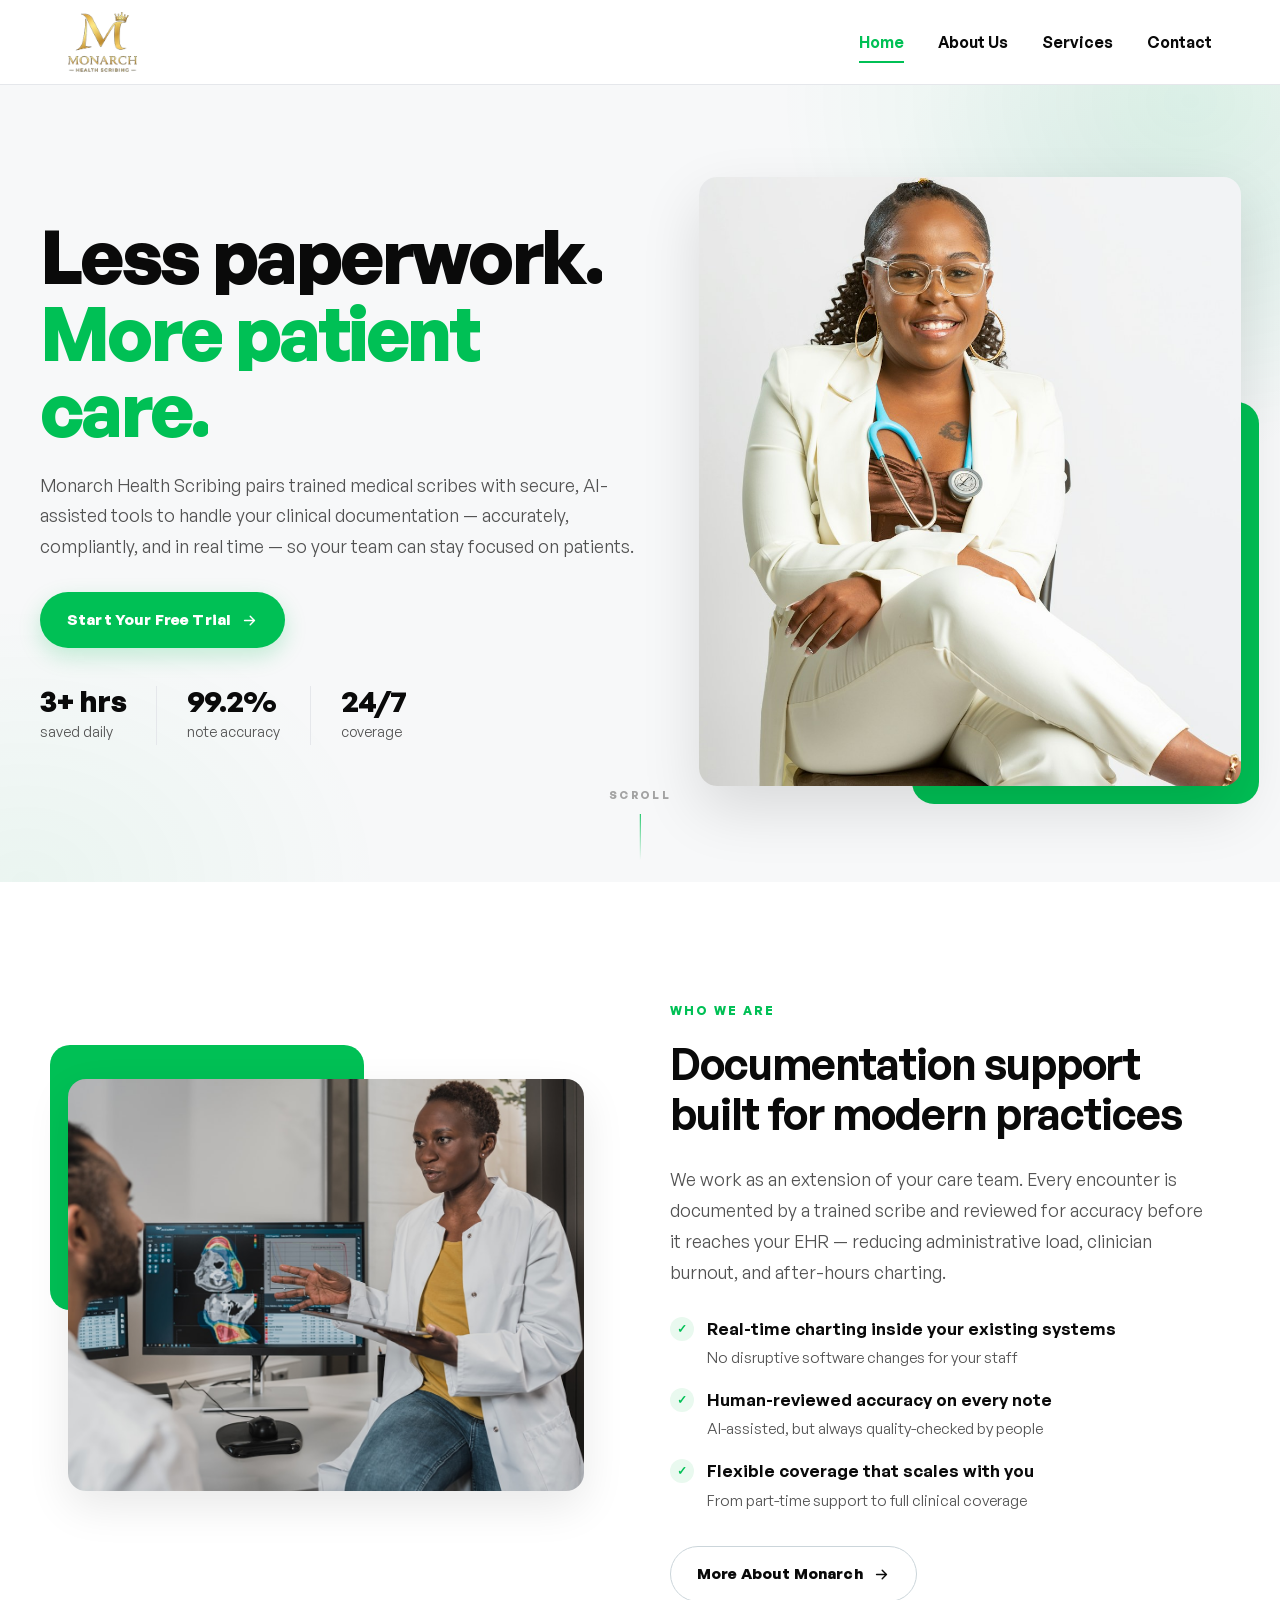
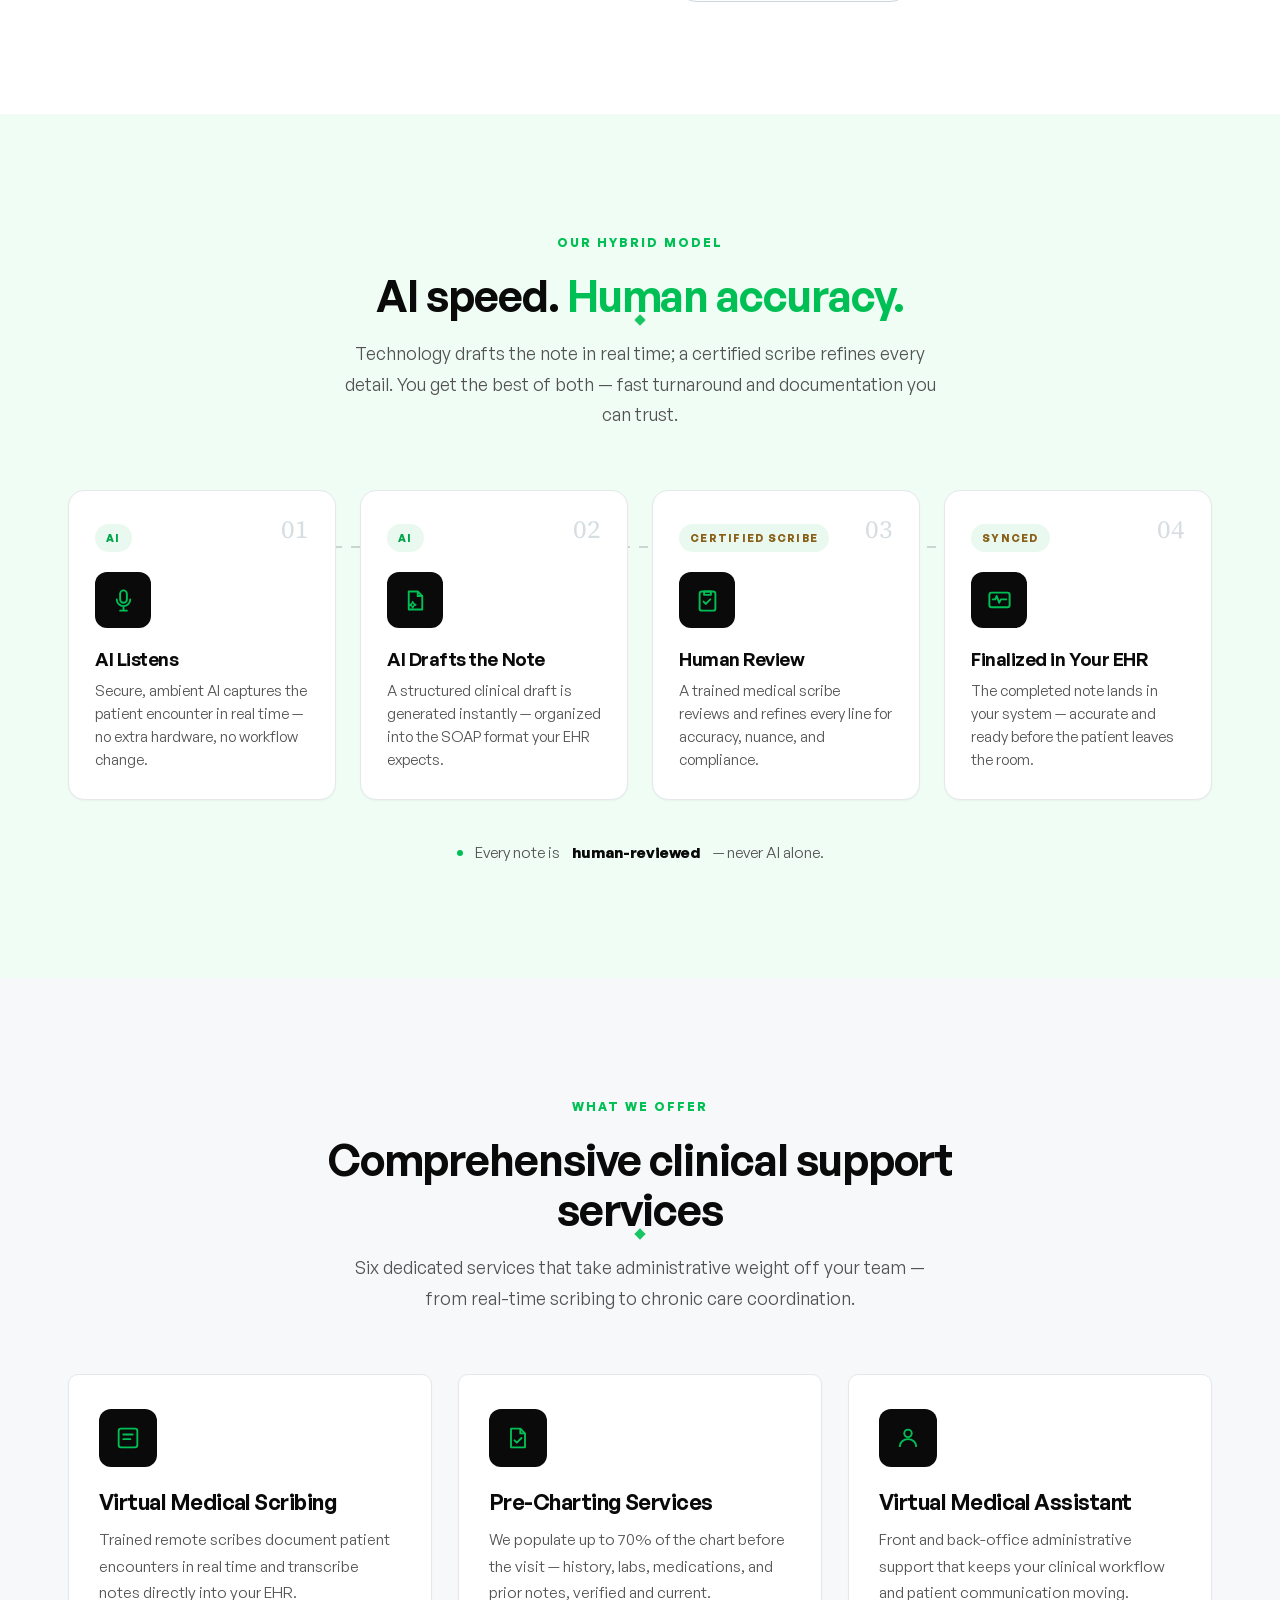
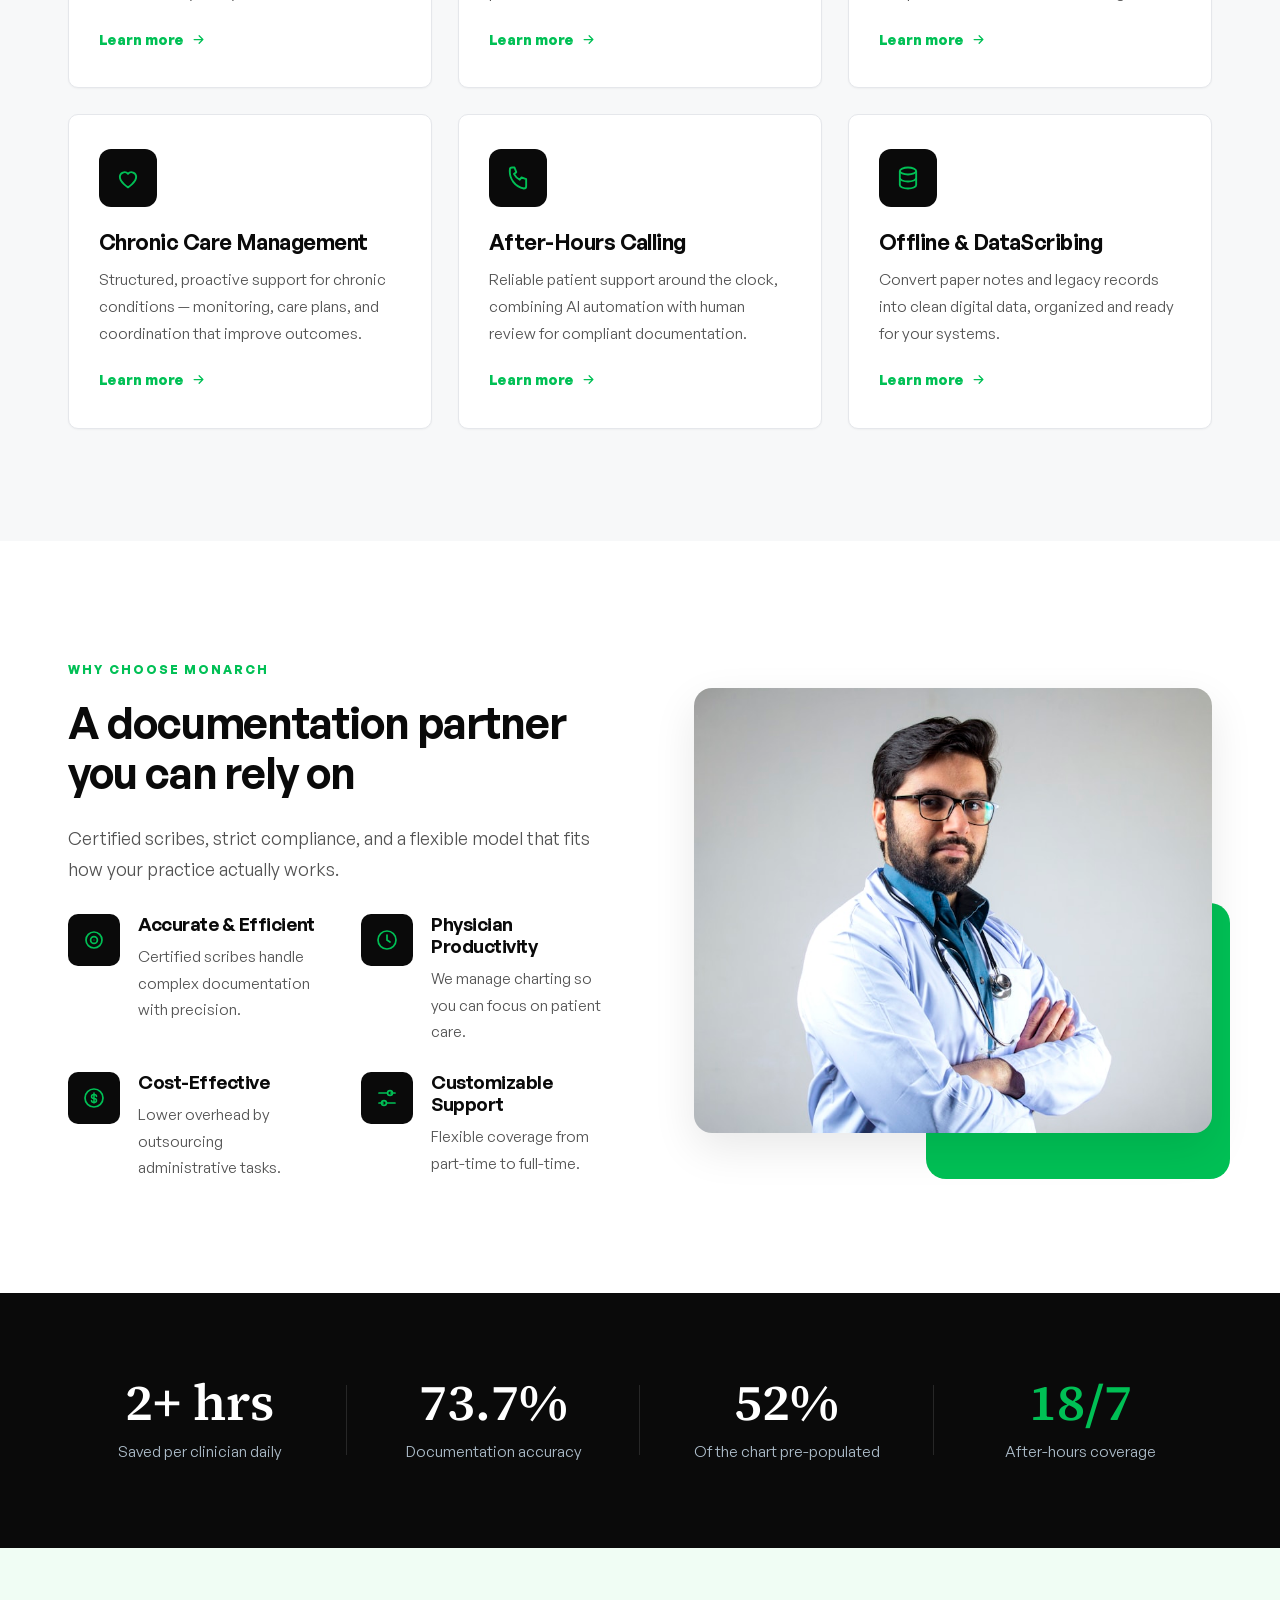
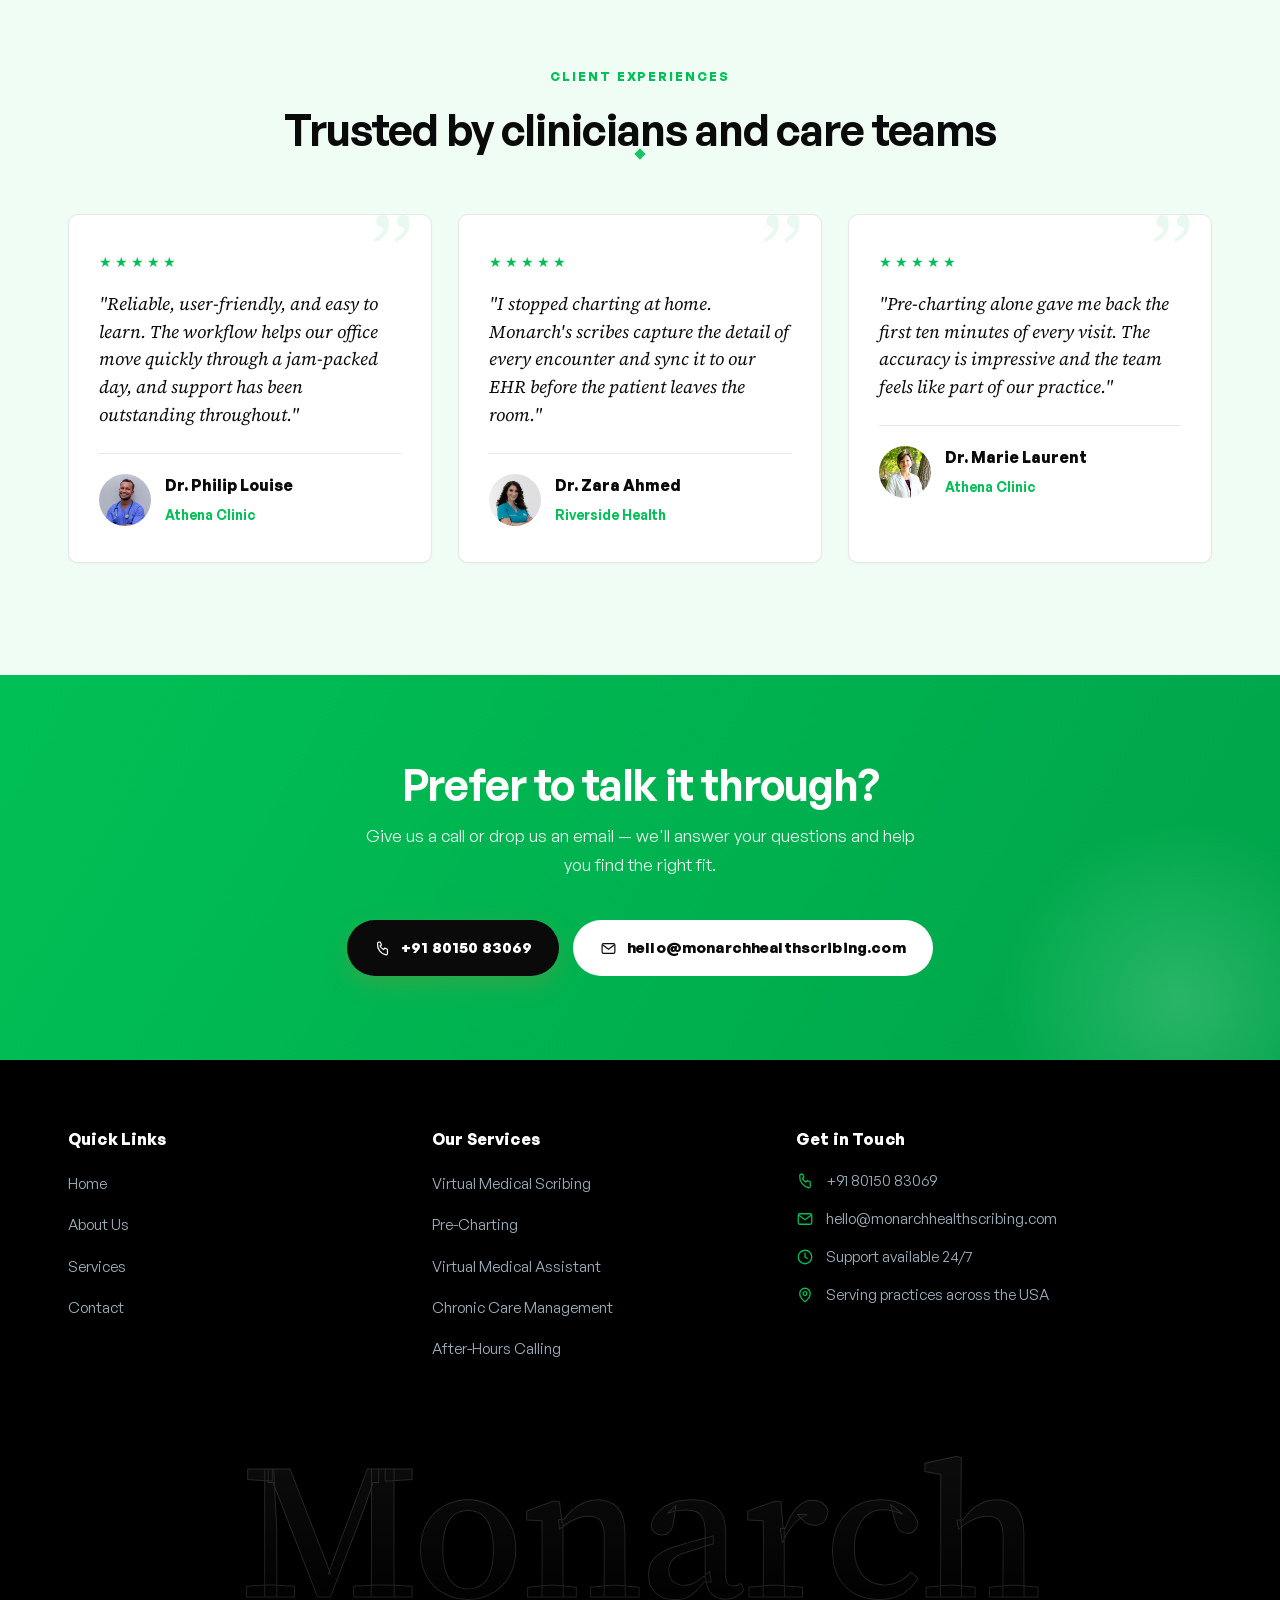
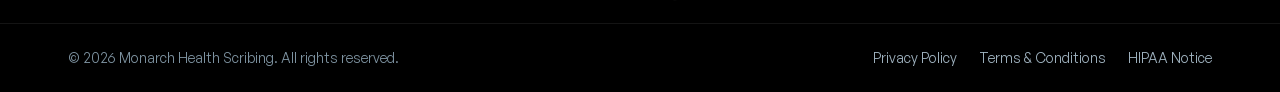
<file: index.html>
<!DOCTYPE html>
<html lang="en">
<head>
  <meta charset="UTF-8" />
  <meta name="viewport" content="width=device-width, initial-scale=1.0" />
  <title>Monarch Health Scribing | Medical Scribing & Virtual Care Support</title>
  <meta name="description" content="Monarch Health Scribing provides accurate, HIPAA-compliant medical scribing, pre-charting, virtual medical assistants, and chronic care management — so clinicians can focus on patient care." />
  <link rel="stylesheet" href="styles.css?v=40" />
  <link rel="icon" href="assets/logo-gold.png" />
</head>
<body>

  <header class="site-header" id="siteHeader">
    <div class="container header-inner">
      <a class="logo" href="index.html"><img class="logo-full" src="assets/logo-gold.png" alt="Monarch Health Scribing" /></a>
      <nav class="main-nav" id="mainNav" aria-label="Primary">
        <a href="index.html" class="active">Home</a>
        <a href="about.html">About Us</a>
        <a href="services.html">Services</a>
        <a href="contact.html">Contact</a>
      </nav>
      <button class="nav-toggle" id="navToggle" aria-label="Toggle navigation" aria-expanded="false">
        <span></span><span></span><span></span>
      </button>
    </div>
  </header>

  <!-- ===== Hero ===== -->
  <section class="hero">
    <div class="container hero-grid">
      <div class="hero-copy">
        <h1>Less paperwork.<br /><span class="em">More patient care.</span></h1>
        <p class="lede">Monarch Health Scribing pairs trained medical scribes with secure, AI-assisted
          tools to handle your clinical documentation — accurately, compliantly, and in real time —
          so your team can stay focused on patients.</p>
        <div class="hero-actions">
          <a href="contact.html" class="btn btn-primary">Start Your Free Trial
            <svg viewBox="0 0 24 24" fill="none"><path d="M5 12h14M13 6l6 6-6 6" stroke="currentColor" stroke-width="2" stroke-linecap="round" stroke-linejoin="round"/></svg>
          </a>
        </div>
        <div class="hero-stats">
          <div class="hstat"><b>3+ hrs</b><span>saved daily</span></div>
          <div class="hstat"><b>99.2%</b><span>note accuracy</span></div>
          <div class="hstat"><b>24/7</b><span>coverage</span></div>
        </div>
      </div>

      <div class="hero-media">
        <span class="hero-accent" aria-hidden="true"></span>
        <div class="photo-main">
          <img src="assets/hero-clinician.jpg" alt="Confident clinician trusting Monarch with documentation" loading="eager" />
        </div>
      </div>
    </div>
    <div class="scroll-cue" aria-hidden="true"><span>Scroll</span><span class="line"></span></div>
  </section>

  <!-- ===== Welcome / intro ===== -->
  <section class="section">
    <div class="container split">
      <div class="who-media reveal">
        <span class="who-accent" aria-hidden="true"></span>
        <figure class="who-img-main"><img src="assets/img-collab.jpg" alt="Clinicians collaborating on patient documentation" loading="lazy" /></figure>
      </div>
      <div class="split-copy reveal" data-d="1">
        <p class="eyebrow eyebrow--noline">Who We Are</p>
        <h2>Documentation support built for modern practices</h2>
        <p class="lede">We work as an extension of your care team. Every encounter is documented by a
          trained scribe and reviewed for accuracy before it reaches your EHR — reducing administrative
          load, clinician burnout, and after-hours charting.</p>
        <ul class="check-list">
          <li><span class="c">✓</span><div>Real-time charting inside your existing systems<em>No disruptive software changes for your staff</em></div></li>
          <li><span class="c">✓</span><div>Human-reviewed accuracy on every note<em>AI-assisted, but always quality-checked by people</em></div></li>
          <li><span class="c">✓</span><div>Flexible coverage that scales with you<em>From part-time support to full clinical coverage</em></div></li>
        </ul>
        <a href="about.html" class="btn btn-outline">More About Monarch
          <svg viewBox="0 0 24 24" fill="none"><path d="M5 12h14M13 6l6 6-6 6" stroke="currentColor" stroke-width="2" stroke-linecap="round" stroke-linejoin="round"/></svg>
        </a>
      </div>
    </div>
  </section>

  <!-- ===== Hybrid AI + Human workflow ===== -->
  <section class="section section--mist">
    <div class="container">
      <div class="head-center">
        <p class="eyebrow">Our Hybrid Model</p>
        <h2>AI speed. <em style="color:var(--teal);font-style:normal">Human accuracy.</em></h2>
        <span class="accent-rule"></span>
        <p class="lede">Technology drafts the note in real time; a certified scribe refines every detail.
          You get the best of both — fast turnaround and documentation you can trust.</p>
      </div>
      <div class="flow">
        <div class="flow-step reveal" data-d="0">
          <span class="sn">01</span>
          <span class="who-chip ai">AI</span>
          <div class="flow-ic"><svg viewBox="0 0 24 24" fill="none"><path d="M12 3a3 3 0 013 3v5a3 3 0 01-6 0V6a3 3 0 013-3z" stroke="currentColor" stroke-width="1.7" stroke-linejoin="round"/><path d="M6 11a6 6 0 0012 0M12 17v3M9 21h6" stroke="currentColor" stroke-width="1.7" stroke-linecap="round"/></svg></div>
          <h3>AI Listens</h3>
          <p>Secure, ambient AI captures the patient encounter in real time — no extra hardware, no workflow change.</p>
        </div>
        <div class="flow-step reveal" data-d="1">
          <span class="sn">02</span>
          <span class="who-chip ai">AI</span>
          <div class="flow-ic"><svg viewBox="0 0 24 24" fill="none"><path d="M6 4h8l4 4v12H6z" stroke="currentColor" stroke-width="1.7" stroke-linejoin="round"/><path d="M14 4v4h4" stroke="currentColor" stroke-width="1.7"/><path d="M9.5 13l.9 1.9 1.9.9-1.9.9-.9 1.9-.9-1.9L6.7 16l1.9-.9z" stroke="currentColor" stroke-width="1.3" stroke-linejoin="round"/></svg></div>
          <h3>AI Drafts the Note</h3>
          <p>A structured clinical draft is generated instantly — organized into the SOAP format your EHR expects.</p>
        </div>
        <div class="flow-step reveal" data-d="2">
          <span class="sn">03</span>
          <span class="who-chip human">Certified Scribe</span>
          <div class="flow-ic"><svg viewBox="0 0 24 24" fill="none"><rect x="5" y="4" width="14" height="17" rx="2" stroke="currentColor" stroke-width="1.7"/><path d="M9 4h6v3H9z" stroke="currentColor" stroke-width="1.7" stroke-linejoin="round"/><path d="M8.5 13l2 2 4-4" stroke="currentColor" stroke-width="1.7" stroke-linecap="round" stroke-linejoin="round"/></svg></div>
          <h3>Human Review</h3>
          <p>A trained medical scribe reviews and refines every line for accuracy, nuance, and compliance.</p>
        </div>
        <div class="flow-step reveal" data-d="3">
          <span class="sn">04</span>
          <span class="who-chip human">Synced</span>
          <div class="flow-ic"><svg viewBox="0 0 24 24" fill="none"><rect x="3" y="5" width="18" height="13" rx="2" stroke="currentColor" stroke-width="1.7"/><path d="M6 11h2.2l1.3-3 2.2 6 1.5-3H18" stroke="currentColor" stroke-width="1.7" stroke-linecap="round" stroke-linejoin="round"/></svg></div>
          <h3>Finalized in Your EHR</h3>
          <p>The completed note lands in your system — accurate and ready before the patient leaves the room.</p>
        </div>
      </div>
      <p class="flow-foot"><span class="pip"></span> Every note is <b>human-reviewed</b> — never AI alone.</p>
    </div>
  </section>

  <!-- ===== Services preview ===== -->
  <section class="section section--cream">
    <div class="container">
      <div class="head-center">
        <p class="eyebrow">What We Offer</p>
        <h2>Comprehensive clinical support services</h2>
        <span class="accent-rule"></span>
        <p class="lede">Six dedicated services that take administrative weight off your team — from
          real-time scribing to chronic care coordination.</p>
      </div>
      <div class="cards-grid">
        <article class="svc-card reveal"><span class="svc-num">01</span>
          <div class="svc-ic"><svg viewBox="0 0 24 24" fill="none"><rect x="4" y="4" width="16" height="16" rx="2" stroke="currentColor" stroke-width="1.6"/><path d="M8 9h8M8 13h6" stroke="currentColor" stroke-width="1.6" stroke-linecap="round"/></svg></div>
          <h3>Virtual Medical Scribing</h3>
          <p>Trained remote scribes document patient encounters in real time and transcribe notes directly into your EHR.</p>
          <a class="more" href="services.html">Learn more <svg viewBox="0 0 24 24" fill="none"><path d="M5 12h14M13 6l6 6-6 6" stroke="currentColor" stroke-width="2" stroke-linecap="round" stroke-linejoin="round"/></svg></a>
        </article>
        <article class="svc-card reveal" data-d="1"><span class="svc-num">02</span>
          <div class="svc-ic"><svg viewBox="0 0 24 24" fill="none"><path d="M6 4h8l4 4v12H6z" stroke="currentColor" stroke-width="1.6" stroke-linejoin="round"/><path d="M14 4v4h4" stroke="currentColor" stroke-width="1.6"/><path d="M9 14l2 2 4-4" stroke="currentColor" stroke-width="1.6" stroke-linecap="round" stroke-linejoin="round"/></svg></div>
          <h3>Pre-Charting Services</h3>
          <p>We populate up to 70% of the chart before the visit — history, labs, medications, and prior notes, verified and current.</p>
          <a class="more" href="services.html">Learn more <svg viewBox="0 0 24 24" fill="none"><path d="M5 12h14M13 6l6 6-6 6" stroke="currentColor" stroke-width="2" stroke-linecap="round" stroke-linejoin="round"/></svg></a>
        </article>
        <article class="svc-card reveal" data-d="2"><span class="svc-num">03</span>
          <div class="svc-ic"><svg viewBox="0 0 24 24" fill="none"><circle cx="12" cy="8" r="3.2" stroke="currentColor" stroke-width="1.6"/><path d="M5 19c0-3.3 3-6 7-6s7 2.7 7 6" stroke="currentColor" stroke-width="1.6" stroke-linecap="round"/></svg></div>
          <h3>Virtual Medical Assistant</h3>
          <p>Front and back-office administrative support that keeps your clinical workflow and patient communication moving.</p>
          <a class="more" href="services.html">Learn more <svg viewBox="0 0 24 24" fill="none"><path d="M5 12h14M13 6l6 6-6 6" stroke="currentColor" stroke-width="2" stroke-linecap="round" stroke-linejoin="round"/></svg></a>
        </article>
        <article class="svc-card reveal"><span class="svc-num">04</span>
          <div class="svc-ic"><svg viewBox="0 0 24 24" fill="none"><path d="M12 20s-7-4.3-7-9a4 4 0 017-2.6A4 4 0 0119 11c0 4.7-7 9-7 9z" stroke="currentColor" stroke-width="1.6" stroke-linejoin="round"/></svg></div>
          <h3>Chronic Care Management</h3>
          <p>Structured, proactive support for chronic conditions — monitoring, care plans, and coordination that improve outcomes.</p>
          <a class="more" href="services.html">Learn more <svg viewBox="0 0 24 24" fill="none"><path d="M5 12h14M13 6l6 6-6 6" stroke="currentColor" stroke-width="2" stroke-linecap="round" stroke-linejoin="round"/></svg></a>
        </article>
        <article class="svc-card reveal" data-d="1"><span class="svc-num">05</span>
          <div class="svc-ic"><svg viewBox="0 0 24 24" fill="none"><path d="M5 5a2 2 0 012-2h2l1.5 4-2 1.5a12 12 0 005 5l1.5-2 4 1.5V19a2 2 0 01-2 2A15 15 0 015 5z" stroke="currentColor" stroke-width="1.6" stroke-linejoin="round"/></svg></div>
          <h3>After-Hours Calling</h3>
          <p>Reliable patient support around the clock, combining AI automation with human review for compliant documentation.</p>
          <a class="more" href="services.html">Learn more <svg viewBox="0 0 24 24" fill="none"><path d="M5 12h14M13 6l6 6-6 6" stroke="currentColor" stroke-width="2" stroke-linecap="round" stroke-linejoin="round"/></svg></a>
        </article>
        <article class="svc-card reveal" data-d="2"><span class="svc-num">06</span>
          <div class="svc-ic"><svg viewBox="0 0 24 24" fill="none"><ellipse cx="12" cy="6" rx="7" ry="3" stroke="currentColor" stroke-width="1.6"/><path d="M5 6v12c0 1.7 3.1 3 7 3s7-1.3 7-3V6" stroke="currentColor" stroke-width="1.6"/><path d="M5 12c0 1.7 3.1 3 7 3s7-1.3 7-3" stroke="currentColor" stroke-width="1.6"/></svg></div>
          <h3>Offline &amp; DataScribing</h3>
          <p>Convert paper notes and legacy records into clean digital data, organized and ready for your systems.</p>
          <a class="more" href="services.html">Learn more <svg viewBox="0 0 24 24" fill="none"><path d="M5 12h14M13 6l6 6-6 6" stroke="currentColor" stroke-width="2" stroke-linecap="round" stroke-linejoin="round"/></svg></a>
        </article>
      </div>
    </div>
  </section>

  <!-- ===== Why choose us ===== -->
  <section class="section">
    <div class="container split split--reverse">
      <div class="split-media why-media reveal">
        <span class="why-accent" aria-hidden="true"></span>
        <figure class="why-photo"><img src="assets/img-why.jpg" alt="Confident clinician you can rely on" loading="lazy" /></figure>
      </div>
      <div class="split-copy reveal" data-d="1">
        <p class="eyebrow eyebrow--noline">Why Choose Monarch</p>
        <h2>A documentation partner you can rely on</h2>
        <p class="lede">Certified scribes, strict compliance, and a flexible model that fits how your
          practice actually works.</p>
        <div class="why-grid" style="margin-top:30px">
          <div class="why-item"><span class="wn"><svg viewBox="0 0 24 24" fill="none"><circle cx="12" cy="12" r="8" stroke="currentColor" stroke-width="1.7"/><circle cx="12" cy="12" r="3.4" stroke="currentColor" stroke-width="1.7"/><circle cx="12" cy="12" r=".6" fill="currentColor"/></svg></span><div><h3>Accurate &amp; Efficient</h3><p>Certified scribes handle complex documentation with precision.</p></div></div>
          <div class="why-item"><span class="wn"><svg viewBox="0 0 24 24" fill="none"><circle cx="12" cy="12" r="9" stroke="currentColor" stroke-width="1.7"/><path d="M12 7v5l3 2" stroke="currentColor" stroke-width="1.7" stroke-linecap="round"/></svg></span><div><h3>Physician Productivity</h3><p>We manage charting so you can focus on patient care.</p></div></div>
          <div class="why-item"><span class="wn"><svg viewBox="0 0 24 24" fill="none"><circle cx="12" cy="12" r="9" stroke="currentColor" stroke-width="1.7"/><path d="M12 7v10M9.5 14.5c0 1.1 1.1 2 2.5 2s2.5-.9 2.5-2-1.1-2-2.5-2-2.5-.9-2.5-2 1.1-2 2.5-2 2.5.9 2.5 2" stroke="currentColor" stroke-width="1.5" stroke-linecap="round"/></svg></span><div><h3>Cost-Effective</h3><p>Lower overhead by outsourcing administrative tasks.</p></div></div>
          <div class="why-item"><span class="wn"><svg viewBox="0 0 24 24" fill="none"><path d="M4 7h8M16 7h4M4 17h4M12 17h8" stroke="currentColor" stroke-width="1.7" stroke-linecap="round"/><circle cx="15" cy="7" r="2.4" stroke="currentColor" stroke-width="1.7"/><circle cx="9" cy="17" r="2.4" stroke="currentColor" stroke-width="1.7"/></svg></span><div><h3>Customizable Support</h3><p>Flexible coverage from part-time to full-time.</p></div></div>
        </div>
      </div>
    </div>
  </section>

  <!-- ===== Stats band ===== -->
  <section class="section--tight section--navy">
    <div class="container stats-band">
      <div class="stat-b reveal"><div class="num"><span data-count="3" data-suffix="+">3+</span> hrs</div><div class="lbl">Saved per clinician daily</div></div>
      <div class="stat-b reveal" data-d="1"><div class="num"><span data-count="99.2" data-suffix="%">99.2%</span></div><div class="lbl">Documentation accuracy</div></div>
      <div class="stat-b reveal" data-d="2"><div class="num"><span data-count="70" data-suffix="%">70%</span></div><div class="lbl">Of the chart pre-populated</div></div>
      <div class="stat-b reveal" data-d="3"><div class="num gold"><span class="gold" data-count="24" data-suffix="/7">24/7</span></div><div class="lbl">After-hours coverage</div></div>
    </div>
  </section>

  <!-- ===== Testimonials ===== -->
  <section class="section section--mist">
    <div class="container">
      <div class="head-center">
        <p class="eyebrow">Client Experiences</p>
        <h2>Trusted by clinicians and care teams</h2>
        <span class="accent-rule"></span>
      </div>
      <div class="quotes-grid">
        <figure class="q-card reveal">
          <div class="stars">★★★★★</div>
          <blockquote>"Reliable, user-friendly, and easy to learn. The workflow helps our office move quickly through a jam-packed day, and support has been outstanding throughout."</blockquote>
          <figcaption class="who"><img src="assets/doc-philip.jpg" alt="Dr. Philip Louise" loading="lazy" /><div><b>Dr. Philip Louise</b><em>Athena Clinic</em></div></figcaption>
        </figure>
        <figure class="q-card reveal" data-d="1">
          <div class="stars">★★★★★</div>
          <blockquote>"I stopped charting at home. Monarch's scribes capture the detail of every encounter and sync it to our EHR before the patient leaves the room."</blockquote>
          <figcaption class="who"><img src="assets/doc-zara.jpg" alt="Dr. Zara Ahmed" loading="lazy" /><div><b>Dr. Zara Ahmed</b><em>Riverside Health</em></div></figcaption>
        </figure>
        <figure class="q-card reveal" data-d="2">
          <div class="stars">★★★★★</div>
          <blockquote>"Pre-charting alone gave me back the first ten minutes of every visit. The accuracy is impressive and the team feels like part of our practice."</blockquote>
          <figcaption class="who"><img src="assets/doc-marie.jpg" alt="Dr. Marie Laurent" loading="lazy" /><div><b>Dr. Marie Laurent</b><em>Athena Clinic</em></div></figcaption>
        </figure>
      </div>
    </div>
  </section>

  <!-- ===== CTA band ===== -->
  <section class="section--tight cta-band">
    <div class="container cta-inner">
      <div>
        <h2>Prefer to talk it through?</h2>
        <p>Give us a call or drop us an email — we'll answer your questions and help you find the right fit.</p>
      </div>
      <div class="cta-actions">
        <a href="tel:+918015083069" class="btn btn-gold"><svg viewBox="0 0 24 24" fill="none"><path d="M5 5a2 2 0 012-2h2l1.5 4-2 1.5a12 12 0 005 5l1.5-2 4 1.5V19a2 2 0 01-2 2A15 15 0 015 5z" stroke="currentColor" stroke-width="1.7" stroke-linejoin="round"/></svg> +91 80150 83069</a>
        <a href="mailto:hello@monarchhealthscribing.com" class="btn btn-light"><svg viewBox="0 0 24 24" fill="none"><rect x="3" y="5" width="18" height="14" rx="2" stroke="currentColor" stroke-width="1.7"/><path d="M4 7l8 6 8-6" stroke="currentColor" stroke-width="1.7"/></svg> hello@monarchhealthscribing.com</a>
      </div>
    </div>
  </section>

  <!-- ===== Footer ===== -->
  <footer class="site-footer">
    <div class="container footer-grid">
      <div class="footer-col">
        <h4>Quick Links</h4>
        <ul>
          <li><a href="index.html">Home</a></li>
          <li><a href="about.html">About Us</a></li>
          <li><a href="services.html">Services</a></li>
          <li><a href="contact.html">Contact</a></li>
        </ul>
      </div>
      <div class="footer-col">
        <h4>Our Services</h4>
        <ul>
          <li><a href="services.html">Virtual Medical Scribing</a></li>
          <li><a href="services.html">Pre-Charting</a></li>
          <li><a href="services.html">Virtual Medical Assistant</a></li>
          <li><a href="services.html">Chronic Care Management</a></li>
          <li><a href="services.html">After-Hours Calling</a></li>
        </ul>
      </div>
      <div class="footer-col">
        <h4>Get in Touch</h4>
        <ul class="footer-contact">
          <li><svg viewBox="0 0 24 24" fill="none"><path d="M5 5a2 2 0 012-2h2l1.5 4-2 1.5a12 12 0 005 5l1.5-2 4 1.5V19a2 2 0 01-2 2A15 15 0 015 5z" stroke="currentColor" stroke-width="1.7" stroke-linejoin="round"/></svg> <a href="tel:+918015083069">+91 80150 83069</a></li>
          <li><svg viewBox="0 0 24 24" fill="none"><rect x="3" y="5" width="18" height="14" rx="2" stroke="currentColor" stroke-width="1.7"/><path d="M4 7l8 6 8-6" stroke="currentColor" stroke-width="1.7"/></svg> <a href="mailto:hello@monarchhealthscribing.com">hello@monarchhealthscribing.com</a></li>
          <li><svg viewBox="0 0 24 24" fill="none"><circle cx="12" cy="12" r="9" stroke="currentColor" stroke-width="1.7"/><path d="M12 7v5l3 2" stroke="currentColor" stroke-width="1.7" stroke-linecap="round"/></svg> Support available 24/7</li>
          <li><svg viewBox="0 0 24 24" fill="none"><path d="M12 21s-7-5.2-7-11a7 7 0 1114 0c0 5.8-7 11-7 11z" stroke="currentColor" stroke-width="1.7"/><circle cx="12" cy="10" r="2.5" stroke="currentColor" stroke-width="1.7"/></svg> Serving practices across the USA</li>
        </ul>
      </div>
    </div>
    <div class="footer-bottom">
      <div class="container">
        <p>© <span id="year">2026</span> Monarch Health Scribing. All rights reserved.</p>
        <div class="legal">
          <a href="#">Privacy Policy</a>
          <a href="#">Terms &amp; Conditions</a>
          <a href="#">HIPAA Notice</a>
        </div>
      </div>
    </div>
  </footer>

  <script src="script.js?v=39"></script>
</body>
</html>
</file>
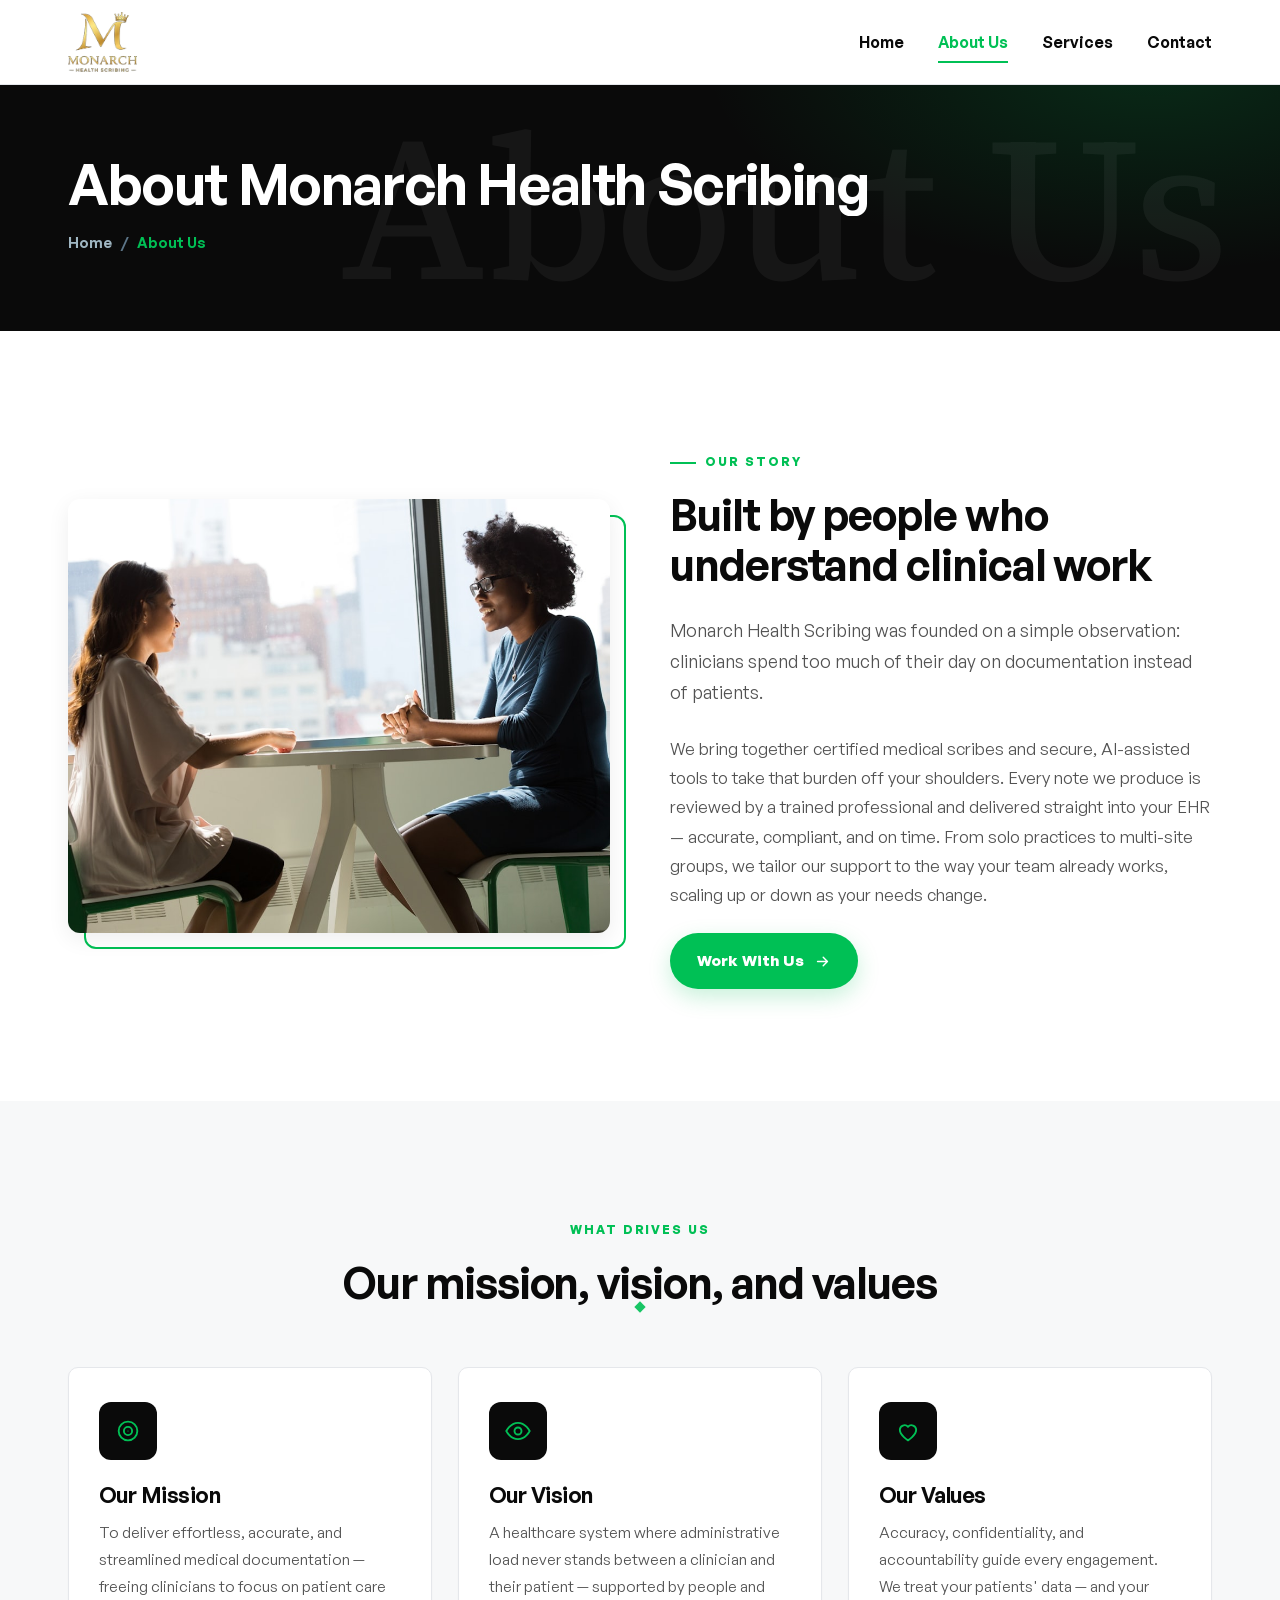
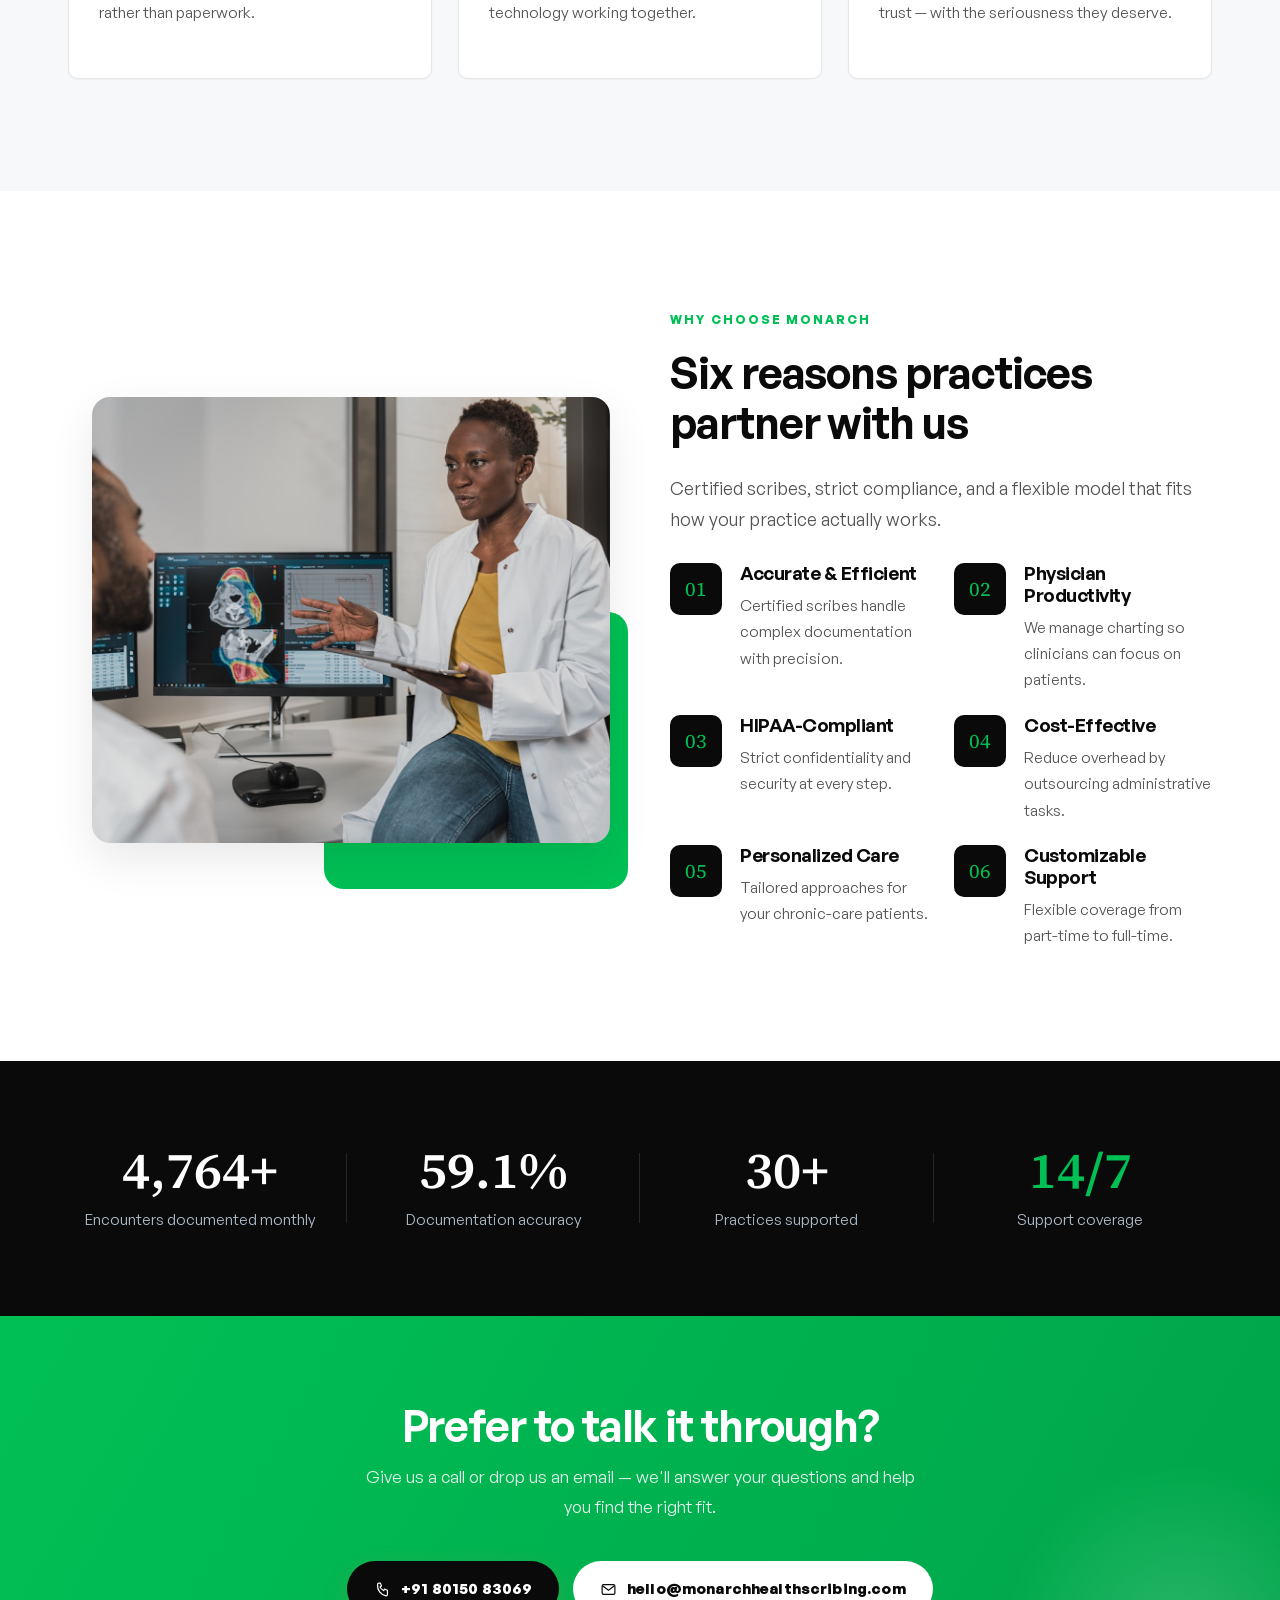
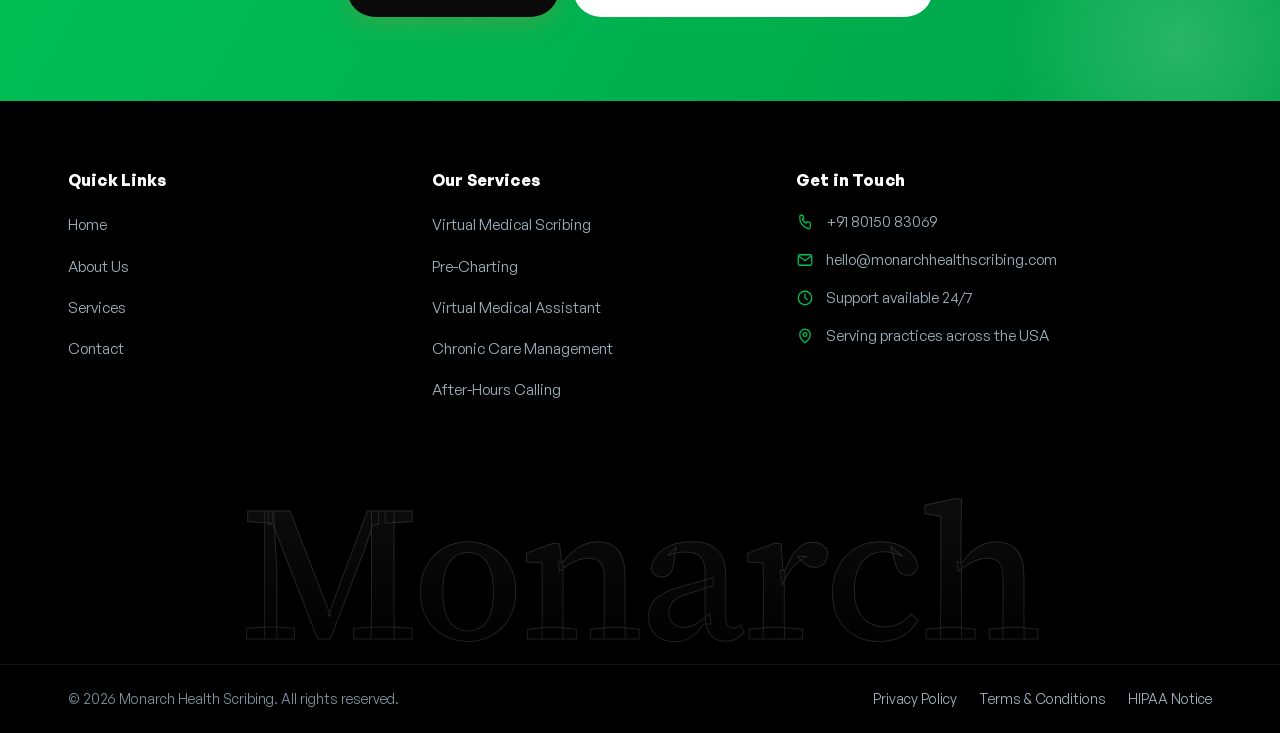
<file: about.html>
<!DOCTYPE html>
<html lang="en">
<head>
  <meta charset="UTF-8" />
  <meta name="viewport" content="width=device-width, initial-scale=1.0" />
  <title>About Us | Monarch Health Scribing</title>
  <meta name="description" content="Learn about Monarch Health Scribing — our mission, values, and the certified team behind accurate, HIPAA-compliant medical documentation and virtual care support." />
  <link rel="stylesheet" href="styles.css?v=40" />
  <link rel="icon" href="assets/logo-gold.png" />
</head>
<body>

  <header class="site-header" id="siteHeader">
    <div class="container header-inner">
      <a class="logo" href="index.html"><img class="logo-full" src="assets/logo-gold.png" alt="Monarch Health Scribing" /></a>
      <nav class="main-nav" id="mainNav" aria-label="Primary">
        <a href="index.html">Home</a>
        <a href="about.html" class="active">About Us</a>
        <a href="services.html">Services</a>
        <a href="contact.html">Contact</a>
      </nav>
      <button class="nav-toggle" id="navToggle" aria-label="Toggle navigation" aria-expanded="false"><span></span><span></span><span></span></button>
    </div>
  </header>

  <!-- ===== Page header ===== -->
  <section class="page-head">
    <div class="container">
      <h1>About Monarch Health Scribing</h1>
      <p class="crumb"><a href="index.html">Home</a><span class="sep">/</span><span class="cur">About Us</span></p>
    </div>
  </section>

  <!-- ===== Who we are ===== -->
  <section class="section">
    <div class="container split">
      <div class="split-media reveal">
        <img src="assets/img-desk.jpg" alt="Healthcare professionals in discussion" loading="lazy" />
        <span class="frame-accent"></span>
      </div>
      <div class="split-copy reveal" data-d="1">
        <p class="eyebrow">Our Story</p>
        <h2>Built by people who understand clinical work</h2>
        <p class="lede">Monarch Health Scribing was founded on a simple observation: clinicians spend too
          much of their day on documentation instead of patients.</p>
        <p>We bring together certified medical scribes and secure, AI-assisted tools to take that burden
          off your shoulders. Every note we produce is reviewed by a trained professional and delivered
          straight into your EHR — accurate, compliant, and on time. From solo practices to multi-site
          groups, we tailor our support to the way your team already works, scaling up or down as your
          needs change.</p>
        <a href="contact.html" class="btn btn-primary" style="margin-top:24px">Work With Us
          <svg viewBox="0 0 24 24" fill="none"><path d="M5 12h14M13 6l6 6-6 6" stroke="currentColor" stroke-width="2" stroke-linecap="round" stroke-linejoin="round"/></svg>
        </a>
      </div>
    </div>
  </section>

  <!-- ===== Mission / Vision / Values ===== -->
  <section class="section section--cream">
    <div class="container">
      <div class="head-center">
        <p class="eyebrow">What Drives Us</p>
        <h2>Our mission, vision, and values</h2>
        <span class="accent-rule"></span>
      </div>
      <div class="cards-grid">
        <article class="svc-card reveal">
          <div class="svc-ic"><svg viewBox="0 0 24 24" fill="none"><circle cx="12" cy="12" r="8" stroke="currentColor" stroke-width="1.6"/><circle cx="12" cy="12" r="3.5" stroke="currentColor" stroke-width="1.6"/><circle cx="12" cy="12" r=".5" fill="currentColor"/></svg></div>
          <h3>Our Mission</h3>
          <p>To deliver effortless, accurate, and streamlined medical documentation — freeing clinicians to focus on patient care rather than paperwork.</p>
        </article>
        <article class="svc-card reveal" data-d="1">
          <div class="svc-ic"><svg viewBox="0 0 24 24" fill="none"><path d="M2 12s3.5-7 10-7 10 7 10 7-3.5 7-10 7-10-7-10-7z" stroke="currentColor" stroke-width="1.6"/><circle cx="12" cy="12" r="3" stroke="currentColor" stroke-width="1.6"/></svg></div>
          <h3>Our Vision</h3>
          <p>A healthcare system where administrative load never stands between a clinician and their patient — supported by people and technology working together.</p>
        </article>
        <article class="svc-card reveal" data-d="2">
          <div class="svc-ic"><svg viewBox="0 0 24 24" fill="none"><path d="M12 20s-7-4.3-7-9a4 4 0 017-2.6A4 4 0 0119 11c0 4.7-7 9-7 9z" stroke="currentColor" stroke-width="1.6" stroke-linejoin="round"/></svg></div>
          <h3>Our Values</h3>
          <p>Accuracy, confidentiality, and accountability guide every engagement. We treat your patients' data — and your trust — with the seriousness they deserve.</p>
        </article>
      </div>
    </div>
  </section>

  <!-- ===== Why choose us (full 6) ===== -->
  <section class="section">
    <div class="container split">
      <div class="why-media reveal">
        <span class="why-accent" aria-hidden="true"></span>
        <figure class="why-photo"><img src="assets/img-collab.jpg" alt="Clinicians who rely on Monarch" loading="lazy" /></figure>
      </div>
      <div class="split-copy reveal" data-d="1">
        <p class="eyebrow eyebrow--noline">Why Choose Monarch</p>
        <h2>Six reasons practices partner with us</h2>
        <p class="lede">Certified scribes, strict compliance, and a flexible model that fits how your practice actually works.</p>
        <div class="why-grid" style="margin-top:28px; gap:22px 26px">
          <div class="why-item"><span class="wn">01</span><div><h3>Accurate &amp; Efficient</h3><p>Certified scribes handle complex documentation with precision.</p></div></div>
          <div class="why-item"><span class="wn">02</span><div><h3>Physician Productivity</h3><p>We manage charting so clinicians can focus on patients.</p></div></div>
          <div class="why-item"><span class="wn">03</span><div><h3>HIPAA-Compliant</h3><p>Strict confidentiality and security at every step.</p></div></div>
          <div class="why-item"><span class="wn">04</span><div><h3>Cost-Effective</h3><p>Reduce overhead by outsourcing administrative tasks.</p></div></div>
          <div class="why-item"><span class="wn">05</span><div><h3>Personalized Care</h3><p>Tailored approaches for your chronic-care patients.</p></div></div>
          <div class="why-item"><span class="wn">06</span><div><h3>Customizable Support</h3><p>Flexible coverage from part-time to full-time.</p></div></div>
        </div>
      </div>
    </div>
  </section>

  <!-- ===== Stats band ===== -->
  <section class="section--tight section--navy">
    <div class="container stats-band">
      <div class="stat-b reveal"><div class="num"><span data-count="8000" data-suffix="+">8,000+</span></div><div class="lbl">Encounters documented monthly</div></div>
      <div class="stat-b reveal" data-d="1"><div class="num"><span data-count="99.2" data-suffix="%">99.2%</span></div><div class="lbl">Documentation accuracy</div></div>
      <div class="stat-b reveal" data-d="2"><div class="num"><span data-count="50" data-suffix="+">50+</span></div><div class="lbl">Practices supported</div></div>
      <div class="stat-b reveal" data-d="3"><div class="num gold"><span class="gold" data-count="24" data-suffix="/7">24/7</span></div><div class="lbl">Support coverage</div></div>
    </div>
  </section>

  <!-- ===== CTA band ===== -->
  <section class="section--tight cta-band">
    <div class="container cta-inner">
      <div>
        <h2>Prefer to talk it through?</h2>
        <p>Give us a call or drop us an email — we'll answer your questions and help you find the right fit.</p>
      </div>
      <div class="cta-actions">
        <a href="tel:+918015083069" class="btn btn-gold"><svg viewBox="0 0 24 24" fill="none"><path d="M5 5a2 2 0 012-2h2l1.5 4-2 1.5a12 12 0 005 5l1.5-2 4 1.5V19a2 2 0 01-2 2A15 15 0 015 5z" stroke="currentColor" stroke-width="1.7" stroke-linejoin="round"/></svg> +91 80150 83069</a>
        <a href="mailto:hello@monarchhealthscribing.com" class="btn btn-light"><svg viewBox="0 0 24 24" fill="none"><rect x="3" y="5" width="18" height="14" rx="2" stroke="currentColor" stroke-width="1.7"/><path d="M4 7l8 6 8-6" stroke="currentColor" stroke-width="1.7"/></svg> hello@monarchhealthscribing.com</a>
      </div>
    </div>
  </section>

  <!-- ===== Footer ===== -->
  <footer class="site-footer">
    <div class="container footer-grid">
      <div class="footer-col"><h4>Quick Links</h4><ul><li><a href="index.html">Home</a></li><li><a href="about.html">About Us</a></li><li><a href="services.html">Services</a></li><li><a href="contact.html">Contact</a></li></ul></div>
      <div class="footer-col"><h4>Our Services</h4><ul><li><a href="services.html">Virtual Medical Scribing</a></li><li><a href="services.html">Pre-Charting</a></li><li><a href="services.html">Virtual Medical Assistant</a></li><li><a href="services.html">Chronic Care Management</a></li><li><a href="services.html">After-Hours Calling</a></li></ul></div>
      <div class="footer-col"><h4>Get in Touch</h4>
        <ul class="footer-contact">
          <li><svg viewBox="0 0 24 24" fill="none"><path d="M5 5a2 2 0 012-2h2l1.5 4-2 1.5a12 12 0 005 5l1.5-2 4 1.5V19a2 2 0 01-2 2A15 15 0 015 5z" stroke="currentColor" stroke-width="1.7" stroke-linejoin="round"/></svg> <a href="tel:+918015083069">+91 80150 83069</a></li>
          <li><svg viewBox="0 0 24 24" fill="none"><rect x="3" y="5" width="18" height="14" rx="2" stroke="currentColor" stroke-width="1.7"/><path d="M4 7l8 6 8-6" stroke="currentColor" stroke-width="1.7"/></svg> <a href="mailto:hello@monarchhealthscribing.com">hello@monarchhealthscribing.com</a></li>
          <li><svg viewBox="0 0 24 24" fill="none"><circle cx="12" cy="12" r="9" stroke="currentColor" stroke-width="1.7"/><path d="M12 7v5l3 2" stroke="currentColor" stroke-width="1.7" stroke-linecap="round"/></svg> Support available 24/7</li>
          <li><svg viewBox="0 0 24 24" fill="none"><path d="M12 21s-7-5.2-7-11a7 7 0 1114 0c0 5.8-7 11-7 11z" stroke="currentColor" stroke-width="1.7"/><circle cx="12" cy="10" r="2.5" stroke="currentColor" stroke-width="1.7"/></svg> Serving practices across the USA</li>
        </ul>
      </div>
    </div>
    <div class="footer-bottom"><div class="container"><p>© <span id="year">2026</span> Monarch Health Scribing. All rights reserved.</p><div class="legal"><a href="#">Privacy Policy</a><a href="#">Terms &amp; Conditions</a><a href="#">HIPAA Notice</a></div></div></div>
  </footer>

  <script src="script.js?v=39"></script>
</body>
</html>
</file>
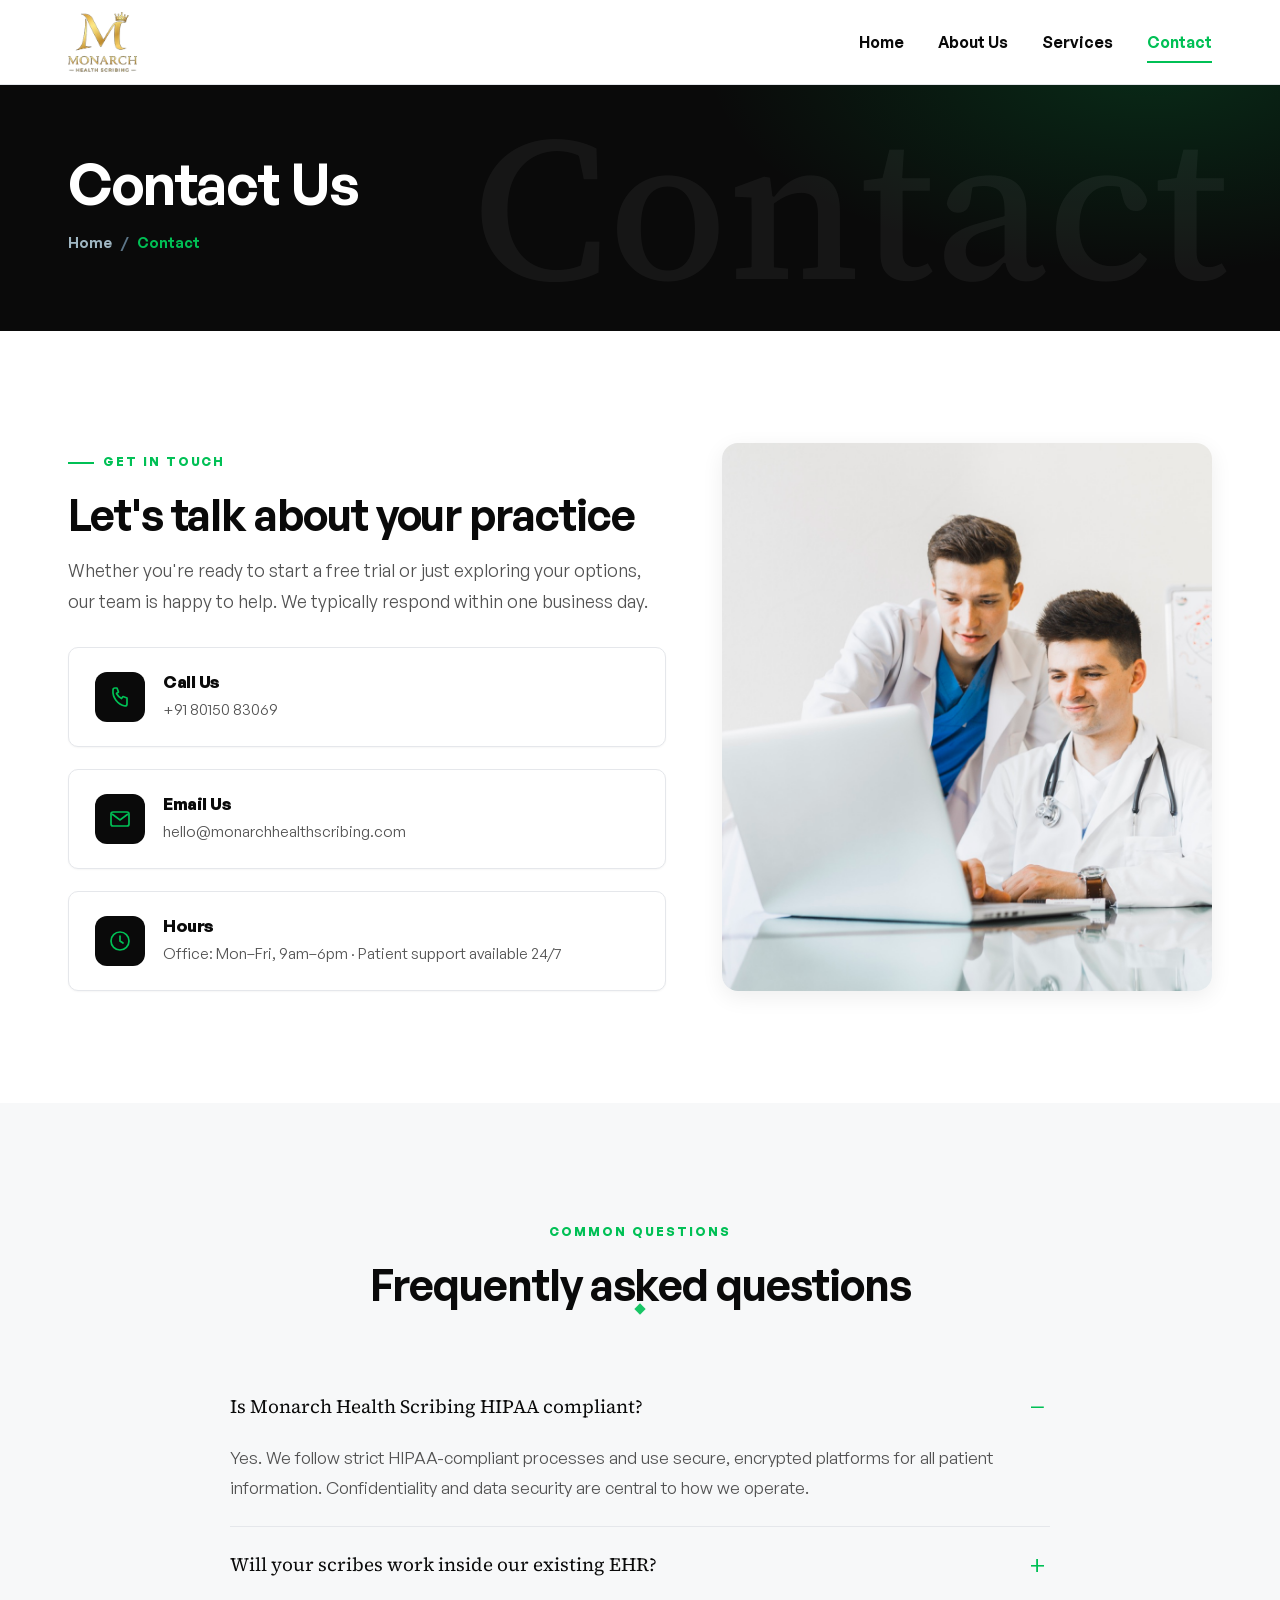
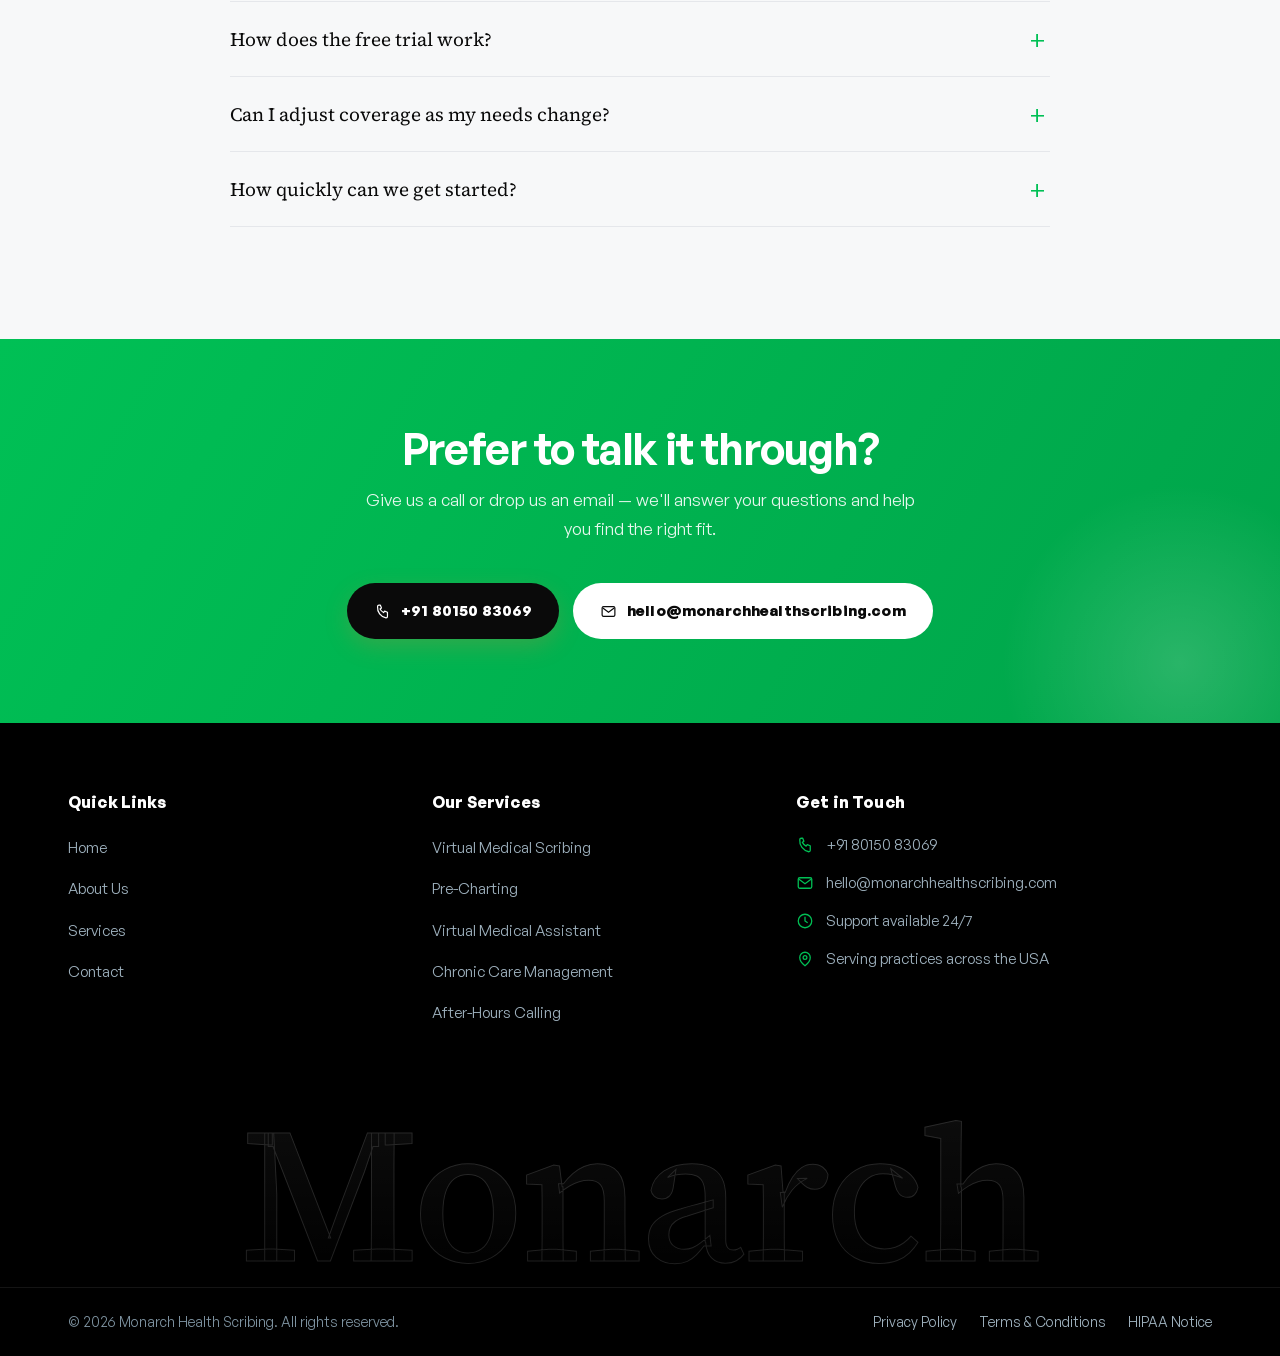
<file: contact.html>
<!DOCTYPE html>
<html lang="en">
<head>
  <meta charset="UTF-8" />
  <meta name="viewport" content="width=device-width, initial-scale=1.0" />
  <title>Contact Us | Monarch Health Scribing</title>
  <meta name="description" content="Get in touch with Monarch Health Scribing. Book a free trial, request a consultation, or ask us anything about our medical documentation and virtual care services." />
  <link rel="stylesheet" href="styles.css?v=40" />
  <link rel="icon" href="assets/logo-gold.png" />
</head>
<body>

  <header class="site-header" id="siteHeader">
    <div class="container header-inner">
      <a class="logo" href="index.html"><img class="logo-full" src="assets/logo-gold.png" alt="Monarch Health Scribing" /></a>
      <nav class="main-nav" id="mainNav" aria-label="Primary">
        <a href="index.html">Home</a>
        <a href="about.html">About Us</a>
        <a href="services.html">Services</a>
        <a href="contact.html" class="active">Contact</a>
      </nav>
      <button class="nav-toggle" id="navToggle" aria-label="Toggle navigation" aria-expanded="false"><span></span><span></span><span></span></button>
    </div>
  </header>

  <section class="page-head">
    <div class="container">
      <h1>Contact Us</h1>
      <p class="crumb"><a href="index.html">Home</a><span class="sep">/</span><span class="cur">Contact</span></p>
    </div>
  </section>

  <!-- ===== Contact ===== -->
  <section class="section">
    <div class="container contact-grid">
      <div class="reveal">
        <p class="eyebrow">Get In Touch</p>
        <h2>Let's talk about your practice</h2>
        <p class="lede" style="margin:16px 0 30px">Whether you're ready to start a free trial or just
          exploring your options, our team is happy to help. We typically respond within one business day.</p>
        <div class="contact-info">
          <div class="info-card">
            <div class="ic"><svg viewBox="0 0 24 24" fill="none"><path d="M5 5a2 2 0 012-2h2l1.5 4-2 1.5a12 12 0 005 5l1.5-2 4 1.5V19a2 2 0 01-2 2A15 15 0 015 5z" stroke="currentColor" stroke-width="1.7" stroke-linejoin="round"/></svg></div>
            <div><h4>Call Us</h4><p><a href="tel:+918015083069">+91 80150 83069</a></p></div>
          </div>
          <div class="info-card">
            <div class="ic"><svg viewBox="0 0 24 24" fill="none"><rect x="3" y="5" width="18" height="14" rx="2" stroke="currentColor" stroke-width="1.7"/><path d="M4 7l8 6 8-6" stroke="currentColor" stroke-width="1.7"/></svg></div>
            <div><h4>Email Us</h4><p><a href="mailto:hello@monarchhealthscribing.com">hello@monarchhealthscribing.com</a></p></div>
          </div>
          <div class="info-card">
            <div class="ic"><svg viewBox="0 0 24 24" fill="none"><circle cx="12" cy="12" r="9" stroke="currentColor" stroke-width="1.7"/><path d="M12 7v5l3 2" stroke="currentColor" stroke-width="1.7" stroke-linecap="round"/></svg></div>
            <div><h4>Hours</h4><p>Office: Mon–Fri, 9am–6pm · Patient support available 24/7</p></div>
          </div>
        </div>
      </div>

      <div class="contact-photo reveal" data-d="1">
        <img src="assets/img-hero.jpg" alt="The Monarch team is ready to help" loading="lazy" />
      </div>
    </div>
  </section>

  <!-- ===== FAQ ===== -->
  <section class="section section--cream">
    <div class="container">
      <div class="head-center">
        <p class="eyebrow">Common Questions</p>
        <h2>Frequently asked questions</h2>
        <span class="accent-rule"></span>
      </div>
      <div class="faq">
        <div class="faq-item open">
          <button class="faq-q" type="button">Is Monarch Health Scribing HIPAA compliant?</button>
          <div class="faq-a" style="max-height:200px"><p>Yes. We follow strict HIPAA-compliant processes and use secure, encrypted platforms for all patient information. Confidentiality and data security are central to how we operate.</p></div>
        </div>
        <div class="faq-item">
          <button class="faq-q" type="button">Will your scribes work inside our existing EHR?</button>
          <div class="faq-a"><p>In most cases, yes. Our scribes are trained to document directly within your existing EHR and templates, so there's no disruptive software change for your staff.</p></div>
        </div>
        <div class="faq-item">
          <button class="faq-q" type="button">How does the free trial work?</button>
          <div class="faq-a"><p>You get two weeks free to experience the service, followed by 50% off your next two weeks. There's no long-term commitment, so you can decide based on real results.</p></div>
        </div>
        <div class="faq-item">
          <button class="faq-q" type="button">Can I adjust coverage as my needs change?</button>
          <div class="faq-a"><p>Absolutely. Our support is customizable and scales from part-time to full-time. You can increase or reduce coverage as your patient volume and workflow shift.</p></div>
        </div>
        <div class="faq-item">
          <button class="faq-q" type="button">How quickly can we get started?</button>
          <div class="faq-a"><p>After an initial consultation, we match and train a scribe or care team on your workflow, then begin a guided trial — typically within a couple of weeks.</p></div>
        </div>
      </div>
    </div>
  </section>

  <!-- ===== CTA band ===== -->
  <section class="section--tight cta-band">
    <div class="container cta-inner">
      <div>
        <h2>Prefer to talk it through?</h2>
        <p>Give us a call or drop us an email — we'll answer your questions and help you find the right fit.</p>
      </div>
      <div class="cta-actions">
        <a href="tel:+918015083069" class="btn btn-gold"><svg viewBox="0 0 24 24" fill="none"><path d="M5 5a2 2 0 012-2h2l1.5 4-2 1.5a12 12 0 005 5l1.5-2 4 1.5V19a2 2 0 01-2 2A15 15 0 015 5z" stroke="currentColor" stroke-width="1.7" stroke-linejoin="round"/></svg> +91 80150 83069</a>
        <a href="mailto:hello@monarchhealthscribing.com" class="btn btn-light"><svg viewBox="0 0 24 24" fill="none"><rect x="3" y="5" width="18" height="14" rx="2" stroke="currentColor" stroke-width="1.7"/><path d="M4 7l8 6 8-6" stroke="currentColor" stroke-width="1.7"/></svg> hello@monarchhealthscribing.com</a>
      </div>
    </div>
  </section>

  <!-- ===== Footer ===== -->
  <footer class="site-footer">
    <div class="container footer-grid">
      <div class="footer-col"><h4>Quick Links</h4><ul><li><a href="index.html">Home</a></li><li><a href="about.html">About Us</a></li><li><a href="services.html">Services</a></li><li><a href="contact.html">Contact</a></li></ul></div>
      <div class="footer-col"><h4>Our Services</h4><ul><li><a href="services.html#scribing">Virtual Medical Scribing</a></li><li><a href="services.html#precharting">Pre-Charting</a></li><li><a href="services.html#vma">Virtual Medical Assistant</a></li><li><a href="services.html#ccm">Chronic Care Management</a></li><li><a href="services.html#afterhours">After-Hours Calling</a></li></ul></div>
      <div class="footer-col"><h4>Get in Touch</h4>
        <ul class="footer-contact">
          <li><svg viewBox="0 0 24 24" fill="none"><path d="M5 5a2 2 0 012-2h2l1.5 4-2 1.5a12 12 0 005 5l1.5-2 4 1.5V19a2 2 0 01-2 2A15 15 0 015 5z" stroke="currentColor" stroke-width="1.7" stroke-linejoin="round"/></svg> <a href="tel:+918015083069">+91 80150 83069</a></li>
          <li><svg viewBox="0 0 24 24" fill="none"><rect x="3" y="5" width="18" height="14" rx="2" stroke="currentColor" stroke-width="1.7"/><path d="M4 7l8 6 8-6" stroke="currentColor" stroke-width="1.7"/></svg> <a href="mailto:hello@monarchhealthscribing.com">hello@monarchhealthscribing.com</a></li>
          <li><svg viewBox="0 0 24 24" fill="none"><circle cx="12" cy="12" r="9" stroke="currentColor" stroke-width="1.7"/><path d="M12 7v5l3 2" stroke="currentColor" stroke-width="1.7" stroke-linecap="round"/></svg> Support available 24/7</li>
          <li><svg viewBox="0 0 24 24" fill="none"><path d="M12 21s-7-5.2-7-11a7 7 0 1114 0c0 5.8-7 11-7 11z" stroke="currentColor" stroke-width="1.7"/><circle cx="12" cy="10" r="2.5" stroke="currentColor" stroke-width="1.7"/></svg> Serving practices across the USA</li>
        </ul>
      </div>
    </div>
    <div class="footer-bottom"><div class="container"><p>© <span id="year">2026</span> Monarch Health Scribing. All rights reserved.</p><div class="legal"><a href="#">Privacy Policy</a><a href="#">Terms &amp; Conditions</a><a href="#">HIPAA Notice</a></div></div></div>
  </footer>

  <script src="script.js?v=39"></script>
</body>
</html>
</file>
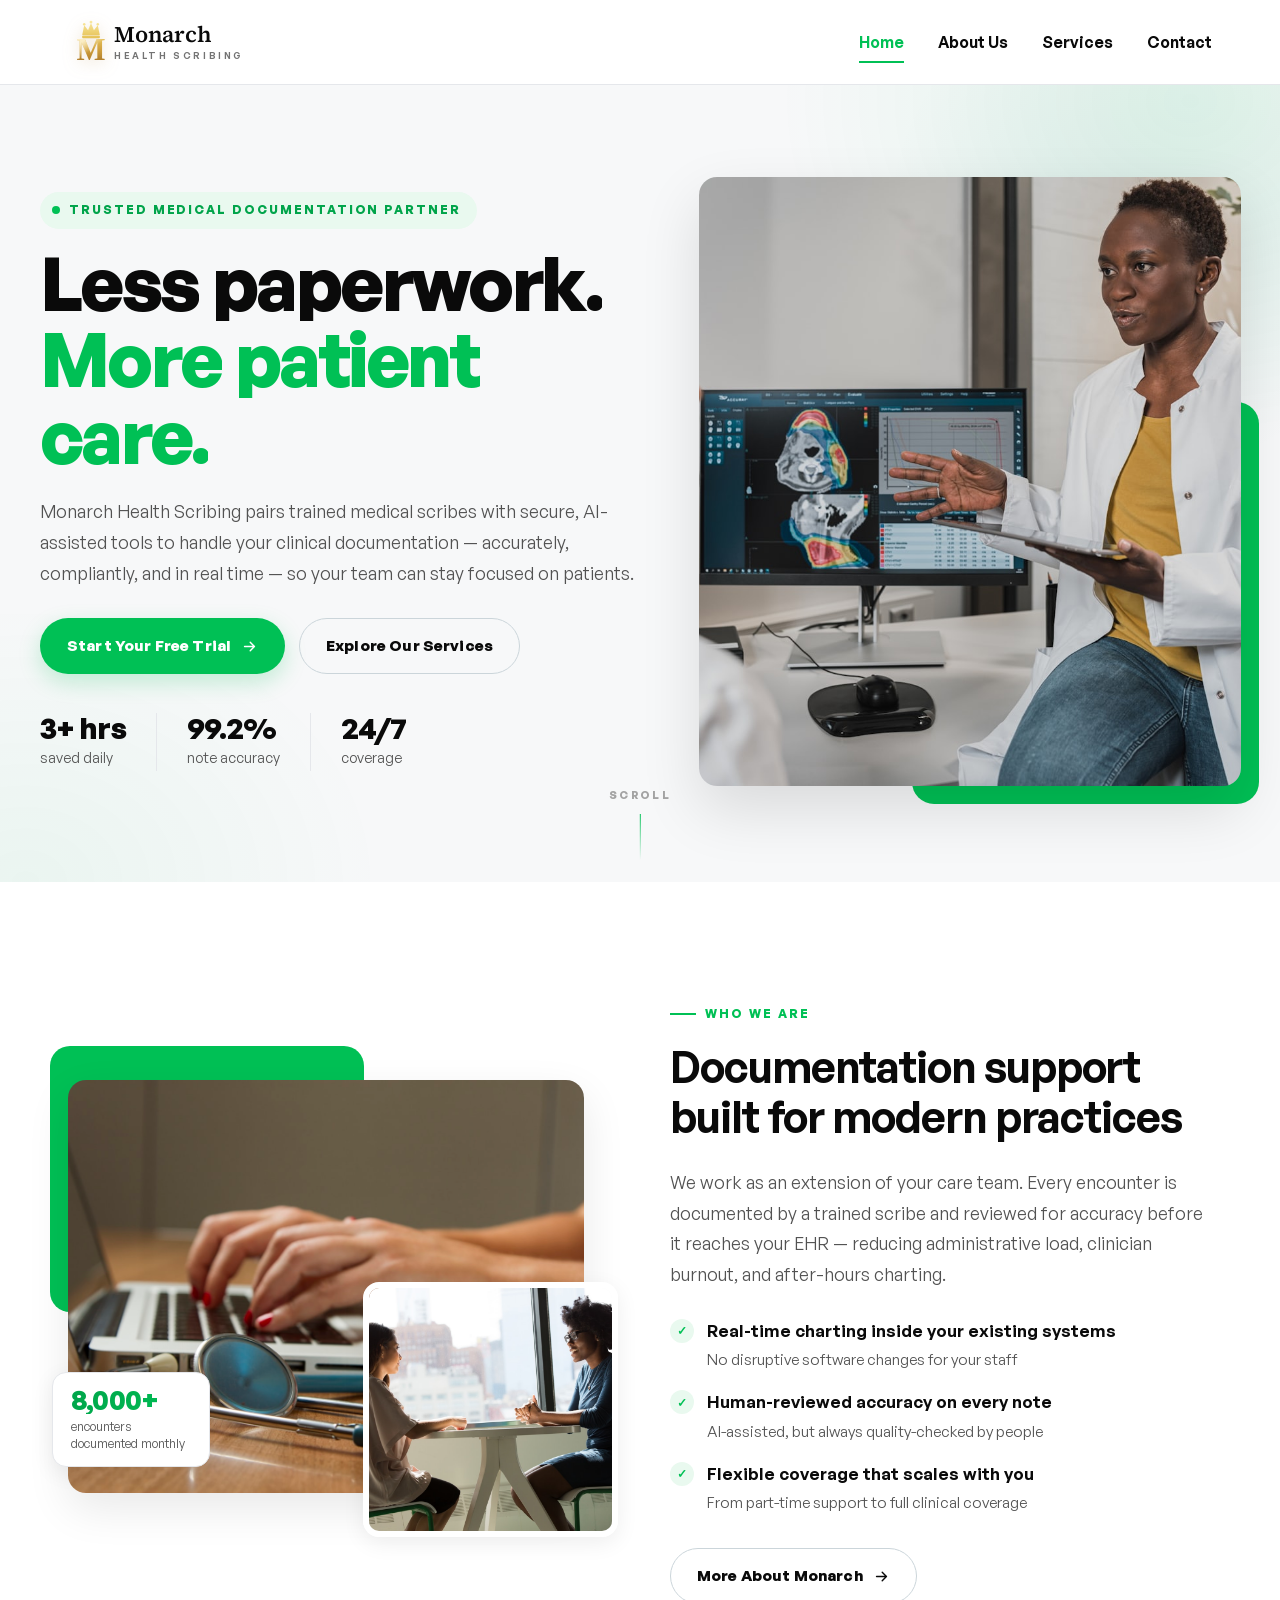
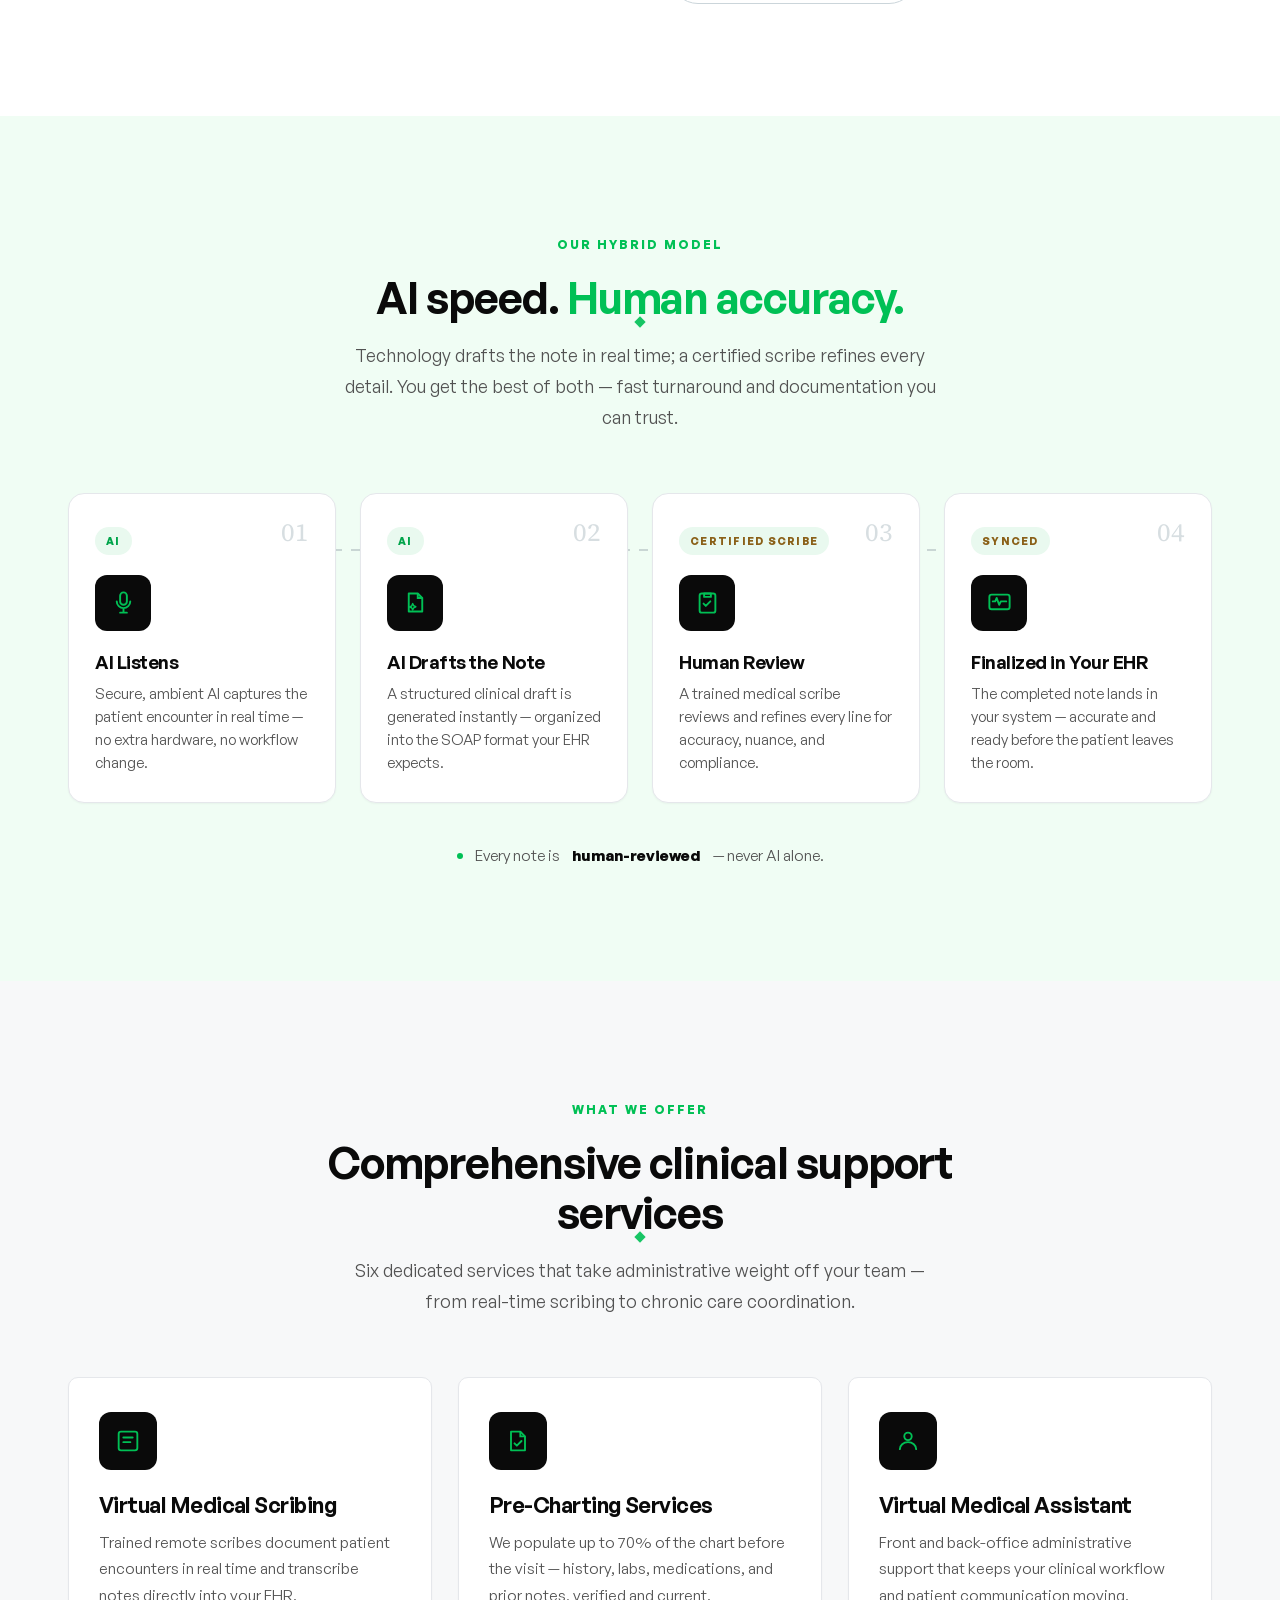
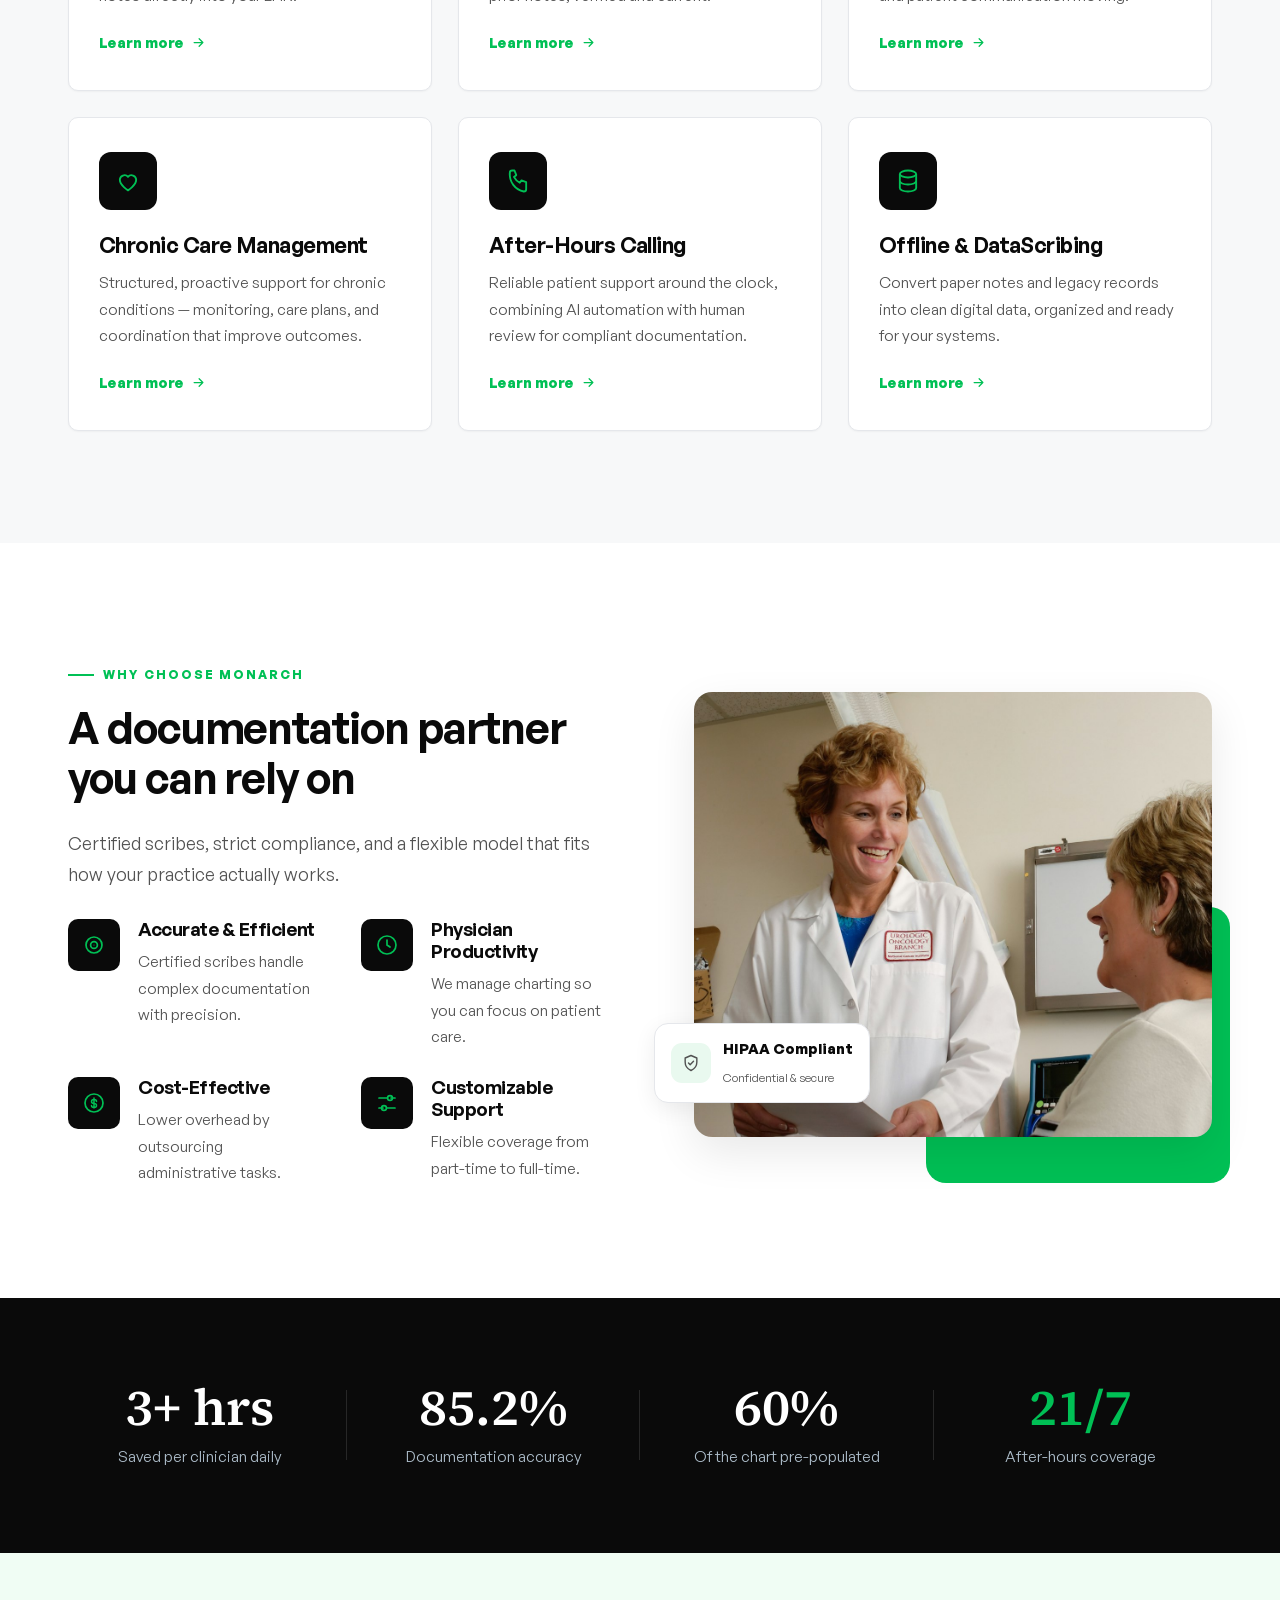
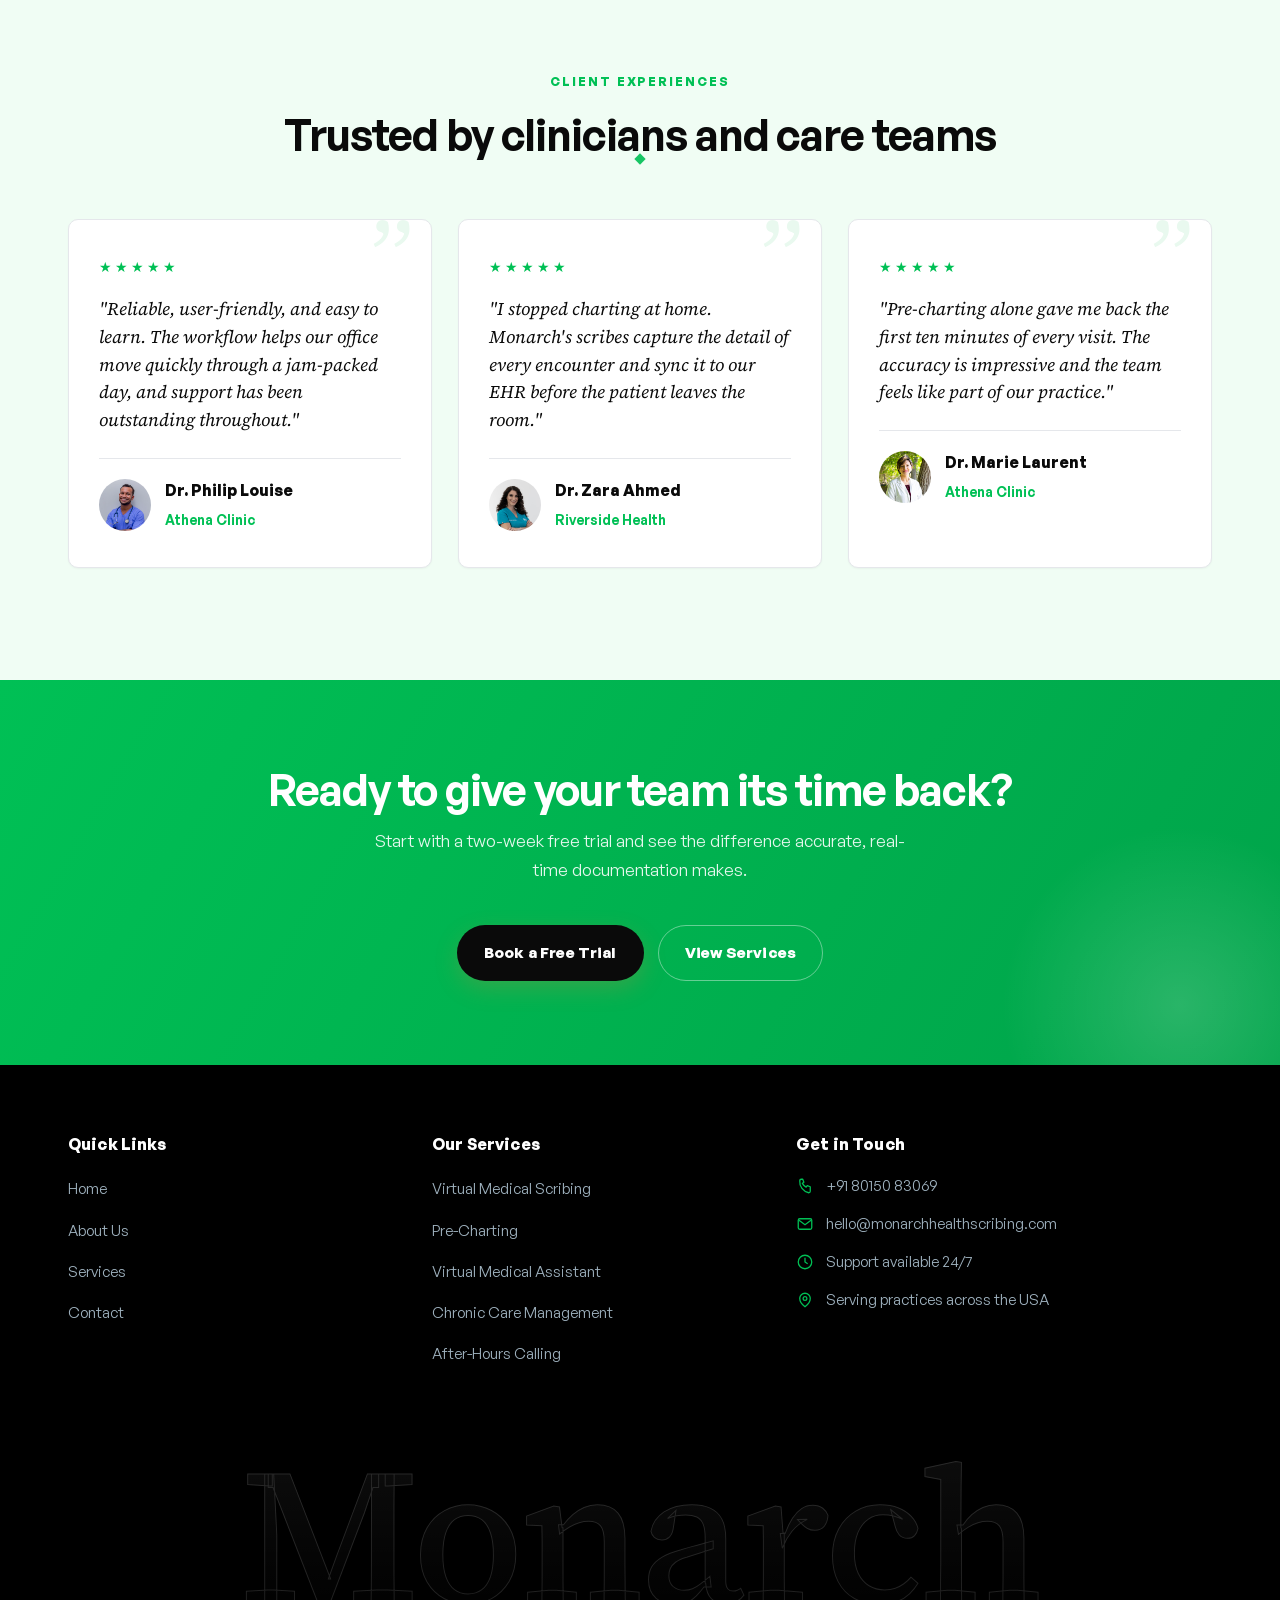
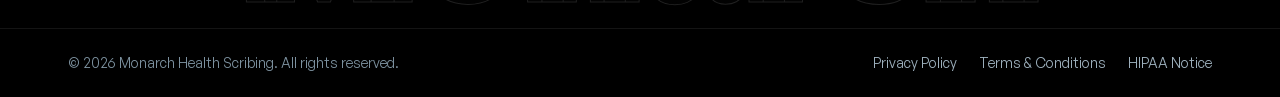
<file: index copy.html>
<!DOCTYPE html>
<html lang="en">
<head>
  <meta charset="UTF-8" />
  <meta name="viewport" content="width=device-width, initial-scale=1.0" />
  <title>Monarch Health Scribing | Medical Scribing & Virtual Care Support</title>
  <meta name="description" content="Monarch Health Scribing provides accurate, HIPAA-compliant medical scribing, pre-charting, virtual medical assistants, and chronic care management — so clinicians can focus on patient care." />
  <link rel="stylesheet" href="styles.css?v=10" />
  <link rel="icon" href="assets/logo-mark.svg" />
</head>
<body>

  <header class="site-header" id="siteHeader">
    <div class="container header-inner">
      <a class="logo" href="index.html">
        <img class="logo-mark" src="assets/logo-mark.svg" alt="Monarch Health Scribing logo" />
        <span class="logo-text">Monarch<small>Health Scribing</small></span>
      </a>
      <nav class="main-nav" id="mainNav" aria-label="Primary">
        <a href="index.html" class="active">Home</a>
        <a href="about.html">About Us</a>
        <a href="services.html">Services</a>
        <a href="contact.html">Contact</a>
      </nav>
      <button class="nav-toggle" id="navToggle" aria-label="Toggle navigation" aria-expanded="false">
        <span></span><span></span><span></span>
      </button>
    </div>
  </header>

  <!-- ===== Hero ===== -->
  <section class="hero">
    <div class="container hero-grid">
      <div class="hero-copy">
        <p class="eyebrow">Trusted Medical Documentation Partner</p>
        <h1>Less paperwork.<br /><span class="em">More patient care.</span></h1>
        <p class="lede">Monarch Health Scribing pairs trained medical scribes with secure, AI-assisted
          tools to handle your clinical documentation — accurately, compliantly, and in real time —
          so your team can stay focused on patients.</p>
        <div class="hero-actions">
          <a href="contact.html" class="btn btn-primary">Start Your Free Trial
            <svg viewBox="0 0 24 24" fill="none"><path d="M5 12h14M13 6l6 6-6 6" stroke="currentColor" stroke-width="2" stroke-linecap="round" stroke-linejoin="round"/></svg>
          </a>
          <a href="services.html" class="btn btn-outline">Explore Our Services</a>
        </div>
        <div class="hero-stats">
          <div class="hstat"><b>3+ hrs</b><span>saved daily</span></div>
          <div class="hstat"><b>99.2%</b><span>note accuracy</span></div>
          <div class="hstat"><b>24/7</b><span>coverage</span></div>
        </div>
      </div>

      <div class="hero-media">
        <span class="hero-accent" aria-hidden="true"></span>
        <div class="photo-main">
          <img src="assets/img-collab.jpg" alt="Clinicians reviewing patient records together" loading="eager" />
        </div>
      </div>
    </div>
    <div class="scroll-cue" aria-hidden="true"><span>Scroll</span><span class="line"></span></div>
  </section>

  <!-- ===== Welcome / intro ===== -->
  <section class="section">
    <div class="container split">
      <div class="who-media reveal">
        <span class="who-accent" aria-hidden="true"></span>
        <figure class="who-img-main"><img src="assets/img-laptop.jpg" alt="Medical documentation being completed on a laptop" loading="lazy" /></figure>
        <figure class="who-img-sub"><img src="assets/img-desk.jpg" alt="Care team reviewing patient notes together" loading="lazy" /></figure>
        <div class="who-badge"><b>8,000+</b><span>encounters documented monthly</span></div>
      </div>
      <div class="split-copy reveal" data-d="1">
        <p class="eyebrow">Who We Are</p>
        <h2>Documentation support built for modern practices</h2>
        <p class="lede">We work as an extension of your care team. Every encounter is documented by a
          trained scribe and reviewed for accuracy before it reaches your EHR — reducing administrative
          load, clinician burnout, and after-hours charting.</p>
        <ul class="check-list">
          <li><span class="c">✓</span><div>Real-time charting inside your existing systems<em>No disruptive software changes for your staff</em></div></li>
          <li><span class="c">✓</span><div>Human-reviewed accuracy on every note<em>AI-assisted, but always quality-checked by people</em></div></li>
          <li><span class="c">✓</span><div>Flexible coverage that scales with you<em>From part-time support to full clinical coverage</em></div></li>
        </ul>
        <a href="about.html" class="btn btn-outline">More About Monarch
          <svg viewBox="0 0 24 24" fill="none"><path d="M5 12h14M13 6l6 6-6 6" stroke="currentColor" stroke-width="2" stroke-linecap="round" stroke-linejoin="round"/></svg>
        </a>
      </div>
    </div>
  </section>

  <!-- ===== Hybrid AI + Human workflow ===== -->
  <section class="section section--mist">
    <div class="container">
      <div class="head-center">
        <p class="eyebrow">Our Hybrid Model</p>
        <h2>AI speed. <em style="color:var(--teal);font-style:normal">Human accuracy.</em></h2>
        <span class="accent-rule"></span>
        <p class="lede">Technology drafts the note in real time; a certified scribe refines every detail.
          You get the best of both — fast turnaround and documentation you can trust.</p>
      </div>
      <div class="flow">
        <div class="flow-step reveal" data-d="0">
          <span class="sn">01</span>
          <span class="who-chip ai">AI</span>
          <div class="flow-ic"><svg viewBox="0 0 24 24" fill="none"><path d="M12 3a3 3 0 013 3v5a3 3 0 01-6 0V6a3 3 0 013-3z" stroke="currentColor" stroke-width="1.7" stroke-linejoin="round"/><path d="M6 11a6 6 0 0012 0M12 17v3M9 21h6" stroke="currentColor" stroke-width="1.7" stroke-linecap="round"/></svg></div>
          <h3>AI Listens</h3>
          <p>Secure, ambient AI captures the patient encounter in real time — no extra hardware, no workflow change.</p>
        </div>
        <div class="flow-step reveal" data-d="1">
          <span class="sn">02</span>
          <span class="who-chip ai">AI</span>
          <div class="flow-ic"><svg viewBox="0 0 24 24" fill="none"><path d="M6 4h8l4 4v12H6z" stroke="currentColor" stroke-width="1.7" stroke-linejoin="round"/><path d="M14 4v4h4" stroke="currentColor" stroke-width="1.7"/><path d="M9.5 13l.9 1.9 1.9.9-1.9.9-.9 1.9-.9-1.9L6.7 16l1.9-.9z" stroke="currentColor" stroke-width="1.3" stroke-linejoin="round"/></svg></div>
          <h3>AI Drafts the Note</h3>
          <p>A structured clinical draft is generated instantly — organized into the SOAP format your EHR expects.</p>
        </div>
        <div class="flow-step reveal" data-d="2">
          <span class="sn">03</span>
          <span class="who-chip human">Certified Scribe</span>
          <div class="flow-ic"><svg viewBox="0 0 24 24" fill="none"><rect x="5" y="4" width="14" height="17" rx="2" stroke="currentColor" stroke-width="1.7"/><path d="M9 4h6v3H9z" stroke="currentColor" stroke-width="1.7" stroke-linejoin="round"/><path d="M8.5 13l2 2 4-4" stroke="currentColor" stroke-width="1.7" stroke-linecap="round" stroke-linejoin="round"/></svg></div>
          <h3>Human Review</h3>
          <p>A trained medical scribe reviews and refines every line for accuracy, nuance, and compliance.</p>
        </div>
        <div class="flow-step reveal" data-d="3">
          <span class="sn">04</span>
          <span class="who-chip human">Synced</span>
          <div class="flow-ic"><svg viewBox="0 0 24 24" fill="none"><rect x="3" y="5" width="18" height="13" rx="2" stroke="currentColor" stroke-width="1.7"/><path d="M6 11h2.2l1.3-3 2.2 6 1.5-3H18" stroke="currentColor" stroke-width="1.7" stroke-linecap="round" stroke-linejoin="round"/></svg></div>
          <h3>Finalized in Your EHR</h3>
          <p>The completed note lands in your system — accurate and ready before the patient leaves the room.</p>
        </div>
      </div>
      <p class="flow-foot"><span class="pip"></span> Every note is <b>human-reviewed</b> — never AI alone.</p>
    </div>
  </section>

  <!-- ===== Services preview ===== -->
  <section class="section section--cream">
    <div class="container">
      <div class="head-center">
        <p class="eyebrow">What We Offer</p>
        <h2>Comprehensive clinical support services</h2>
        <span class="accent-rule"></span>
        <p class="lede">Six dedicated services that take administrative weight off your team — from
          real-time scribing to chronic care coordination.</p>
      </div>
      <div class="cards-grid">
        <article class="svc-card reveal"><span class="svc-num">01</span>
          <div class="svc-ic"><svg viewBox="0 0 24 24" fill="none"><rect x="4" y="4" width="16" height="16" rx="2" stroke="currentColor" stroke-width="1.6"/><path d="M8 9h8M8 13h6" stroke="currentColor" stroke-width="1.6" stroke-linecap="round"/></svg></div>
          <h3>Virtual Medical Scribing</h3>
          <p>Trained remote scribes document patient encounters in real time and transcribe notes directly into your EHR.</p>
          <a class="more" href="services.html">Learn more <svg viewBox="0 0 24 24" fill="none"><path d="M5 12h14M13 6l6 6-6 6" stroke="currentColor" stroke-width="2" stroke-linecap="round" stroke-linejoin="round"/></svg></a>
        </article>
        <article class="svc-card reveal" data-d="1"><span class="svc-num">02</span>
          <div class="svc-ic"><svg viewBox="0 0 24 24" fill="none"><path d="M6 4h8l4 4v12H6z" stroke="currentColor" stroke-width="1.6" stroke-linejoin="round"/><path d="M14 4v4h4" stroke="currentColor" stroke-width="1.6"/><path d="M9 14l2 2 4-4" stroke="currentColor" stroke-width="1.6" stroke-linecap="round" stroke-linejoin="round"/></svg></div>
          <h3>Pre-Charting Services</h3>
          <p>We populate up to 70% of the chart before the visit — history, labs, medications, and prior notes, verified and current.</p>
          <a class="more" href="services.html">Learn more <svg viewBox="0 0 24 24" fill="none"><path d="M5 12h14M13 6l6 6-6 6" stroke="currentColor" stroke-width="2" stroke-linecap="round" stroke-linejoin="round"/></svg></a>
        </article>
        <article class="svc-card reveal" data-d="2"><span class="svc-num">03</span>
          <div class="svc-ic"><svg viewBox="0 0 24 24" fill="none"><circle cx="12" cy="8" r="3.2" stroke="currentColor" stroke-width="1.6"/><path d="M5 19c0-3.3 3-6 7-6s7 2.7 7 6" stroke="currentColor" stroke-width="1.6" stroke-linecap="round"/></svg></div>
          <h3>Virtual Medical Assistant</h3>
          <p>Front and back-office administrative support that keeps your clinical workflow and patient communication moving.</p>
          <a class="more" href="services.html">Learn more <svg viewBox="0 0 24 24" fill="none"><path d="M5 12h14M13 6l6 6-6 6" stroke="currentColor" stroke-width="2" stroke-linecap="round" stroke-linejoin="round"/></svg></a>
        </article>
        <article class="svc-card reveal"><span class="svc-num">04</span>
          <div class="svc-ic"><svg viewBox="0 0 24 24" fill="none"><path d="M12 20s-7-4.3-7-9a4 4 0 017-2.6A4 4 0 0119 11c0 4.7-7 9-7 9z" stroke="currentColor" stroke-width="1.6" stroke-linejoin="round"/></svg></div>
          <h3>Chronic Care Management</h3>
          <p>Structured, proactive support for chronic conditions — monitoring, care plans, and coordination that improve outcomes.</p>
          <a class="more" href="services.html">Learn more <svg viewBox="0 0 24 24" fill="none"><path d="M5 12h14M13 6l6 6-6 6" stroke="currentColor" stroke-width="2" stroke-linecap="round" stroke-linejoin="round"/></svg></a>
        </article>
        <article class="svc-card reveal" data-d="1"><span class="svc-num">05</span>
          <div class="svc-ic"><svg viewBox="0 0 24 24" fill="none"><path d="M5 5a2 2 0 012-2h2l1.5 4-2 1.5a12 12 0 005 5l1.5-2 4 1.5V19a2 2 0 01-2 2A15 15 0 015 5z" stroke="currentColor" stroke-width="1.6" stroke-linejoin="round"/></svg></div>
          <h3>After-Hours Calling</h3>
          <p>Reliable patient support around the clock, combining AI automation with human review for compliant documentation.</p>
          <a class="more" href="services.html">Learn more <svg viewBox="0 0 24 24" fill="none"><path d="M5 12h14M13 6l6 6-6 6" stroke="currentColor" stroke-width="2" stroke-linecap="round" stroke-linejoin="round"/></svg></a>
        </article>
        <article class="svc-card reveal" data-d="2"><span class="svc-num">06</span>
          <div class="svc-ic"><svg viewBox="0 0 24 24" fill="none"><ellipse cx="12" cy="6" rx="7" ry="3" stroke="currentColor" stroke-width="1.6"/><path d="M5 6v12c0 1.7 3.1 3 7 3s7-1.3 7-3V6" stroke="currentColor" stroke-width="1.6"/><path d="M5 12c0 1.7 3.1 3 7 3s7-1.3 7-3" stroke="currentColor" stroke-width="1.6"/></svg></div>
          <h3>Offline &amp; DataScribing</h3>
          <p>Convert paper notes and legacy records into clean digital data, organized and ready for your systems.</p>
          <a class="more" href="services.html">Learn more <svg viewBox="0 0 24 24" fill="none"><path d="M5 12h14M13 6l6 6-6 6" stroke="currentColor" stroke-width="2" stroke-linecap="round" stroke-linejoin="round"/></svg></a>
        </article>
      </div>
    </div>
  </section>

  <!-- ===== Why choose us ===== -->
  <section class="section">
    <div class="container split split--reverse">
      <div class="split-media why-media reveal">
        <span class="why-accent" aria-hidden="true"></span>
        <figure class="why-photo"><img src="assets/img-consult.jpg" alt="Clinician in consultation with a patient" loading="lazy" /></figure>
        <div class="why-badge">
          <span class="why-badge-ic"><svg viewBox="0 0 24 24" fill="none" width="20" height="20"><path d="M12 3l7 3v5c0 4.5-3 8-7 10-4-2-7-5.5-7-10V6l7-3z" stroke="currentColor" stroke-width="1.7" stroke-linejoin="round"/><path d="M9 12l2 2 4-4" stroke="currentColor" stroke-width="1.7" stroke-linecap="round" stroke-linejoin="round"/></svg></span>
          <div><b>HIPAA Compliant</b><span>Confidential &amp; secure</span></div>
        </div>
      </div>
      <div class="split-copy reveal" data-d="1">
        <p class="eyebrow">Why Choose Monarch</p>
        <h2>A documentation partner you can rely on</h2>
        <p class="lede">Certified scribes, strict compliance, and a flexible model that fits how your
          practice actually works.</p>
        <div class="why-grid" style="margin-top:30px">
          <div class="why-item"><span class="wn"><svg viewBox="0 0 24 24" fill="none"><circle cx="12" cy="12" r="8" stroke="currentColor" stroke-width="1.7"/><circle cx="12" cy="12" r="3.4" stroke="currentColor" stroke-width="1.7"/><circle cx="12" cy="12" r=".6" fill="currentColor"/></svg></span><div><h3>Accurate &amp; Efficient</h3><p>Certified scribes handle complex documentation with precision.</p></div></div>
          <div class="why-item"><span class="wn"><svg viewBox="0 0 24 24" fill="none"><circle cx="12" cy="12" r="9" stroke="currentColor" stroke-width="1.7"/><path d="M12 7v5l3 2" stroke="currentColor" stroke-width="1.7" stroke-linecap="round"/></svg></span><div><h3>Physician Productivity</h3><p>We manage charting so you can focus on patient care.</p></div></div>
          <div class="why-item"><span class="wn"><svg viewBox="0 0 24 24" fill="none"><circle cx="12" cy="12" r="9" stroke="currentColor" stroke-width="1.7"/><path d="M12 7v10M9.5 14.5c0 1.1 1.1 2 2.5 2s2.5-.9 2.5-2-1.1-2-2.5-2-2.5-.9-2.5-2 1.1-2 2.5-2 2.5.9 2.5 2" stroke="currentColor" stroke-width="1.5" stroke-linecap="round"/></svg></span><div><h3>Cost-Effective</h3><p>Lower overhead by outsourcing administrative tasks.</p></div></div>
          <div class="why-item"><span class="wn"><svg viewBox="0 0 24 24" fill="none"><path d="M4 7h8M16 7h4M4 17h4M12 17h8" stroke="currentColor" stroke-width="1.7" stroke-linecap="round"/><circle cx="15" cy="7" r="2.4" stroke="currentColor" stroke-width="1.7"/><circle cx="9" cy="17" r="2.4" stroke="currentColor" stroke-width="1.7"/></svg></span><div><h3>Customizable Support</h3><p>Flexible coverage from part-time to full-time.</p></div></div>
        </div>
      </div>
    </div>
  </section>

  <!-- ===== Stats band ===== -->
  <section class="section--tight section--navy">
    <div class="container stats-band">
      <div class="stat-b reveal"><div class="num"><span data-count="3" data-suffix="+">3+</span> hrs</div><div class="lbl">Saved per clinician daily</div></div>
      <div class="stat-b reveal" data-d="1"><div class="num"><span data-count="99.2" data-suffix="%">99.2%</span></div><div class="lbl">Documentation accuracy</div></div>
      <div class="stat-b reveal" data-d="2"><div class="num"><span data-count="70" data-suffix="%">70%</span></div><div class="lbl">Of the chart pre-populated</div></div>
      <div class="stat-b reveal" data-d="3"><div class="num gold"><span class="gold" data-count="24" data-suffix="/7">24/7</span></div><div class="lbl">After-hours coverage</div></div>
    </div>
  </section>

  <!-- ===== Testimonials ===== -->
  <section class="section section--mist">
    <div class="container">
      <div class="head-center">
        <p class="eyebrow">Client Experiences</p>
        <h2>Trusted by clinicians and care teams</h2>
        <span class="accent-rule"></span>
      </div>
      <div class="quotes-grid">
        <figure class="q-card reveal">
          <div class="stars">★★★★★</div>
          <blockquote>"Reliable, user-friendly, and easy to learn. The workflow helps our office move quickly through a jam-packed day, and support has been outstanding throughout."</blockquote>
          <figcaption class="who"><img src="assets/doc-philip.jpg" alt="Dr. Philip Louise" loading="lazy" /><div><b>Dr. Philip Louise</b><em>Athena Clinic</em></div></figcaption>
        </figure>
        <figure class="q-card reveal" data-d="1">
          <div class="stars">★★★★★</div>
          <blockquote>"I stopped charting at home. Monarch's scribes capture the detail of every encounter and sync it to our EHR before the patient leaves the room."</blockquote>
          <figcaption class="who"><img src="assets/doc-zara.jpg" alt="Dr. Zara Ahmed" loading="lazy" /><div><b>Dr. Zara Ahmed</b><em>Riverside Health</em></div></figcaption>
        </figure>
        <figure class="q-card reveal" data-d="2">
          <div class="stars">★★★★★</div>
          <blockquote>"Pre-charting alone gave me back the first ten minutes of every visit. The accuracy is impressive and the team feels like part of our practice."</blockquote>
          <figcaption class="who"><img src="assets/doc-marie.jpg" alt="Dr. Marie Laurent" loading="lazy" /><div><b>Dr. Marie Laurent</b><em>Athena Clinic</em></div></figcaption>
        </figure>
      </div>
    </div>
  </section>

  <!-- ===== CTA band ===== -->
  <section class="section--tight cta-band">
    <div class="container cta-inner">
      <div>
        <h2>Ready to give your team its time back?</h2>
        <p>Start with a two-week free trial and see the difference accurate, real-time documentation makes.</p>
      </div>
      <div class="cta-actions">
        <a href="contact.html" class="btn btn-gold">Book a Free Trial</a>
        <a href="services.html" class="btn btn-ghost-light">View Services</a>
      </div>
    </div>
  </section>

  <!-- ===== Footer ===== -->
  <footer class="site-footer">
    <div class="container footer-grid">
      <div class="footer-col">
        <h4>Quick Links</h4>
        <ul>
          <li><a href="index.html">Home</a></li>
          <li><a href="about.html">About Us</a></li>
          <li><a href="services.html">Services</a></li>
          <li><a href="contact.html">Contact</a></li>
        </ul>
      </div>
      <div class="footer-col">
        <h4>Our Services</h4>
        <ul>
          <li><a href="services.html">Virtual Medical Scribing</a></li>
          <li><a href="services.html">Pre-Charting</a></li>
          <li><a href="services.html">Virtual Medical Assistant</a></li>
          <li><a href="services.html">Chronic Care Management</a></li>
          <li><a href="services.html">After-Hours Calling</a></li>
        </ul>
      </div>
      <div class="footer-col">
        <h4>Get in Touch</h4>
        <ul class="footer-contact">
          <li><svg viewBox="0 0 24 24" fill="none"><path d="M5 5a2 2 0 012-2h2l1.5 4-2 1.5a12 12 0 005 5l1.5-2 4 1.5V19a2 2 0 01-2 2A15 15 0 015 5z" stroke="currentColor" stroke-width="1.7" stroke-linejoin="round"/></svg> <a href="tel:+918015083069">+91 80150 83069</a></li>
          <li><svg viewBox="0 0 24 24" fill="none"><rect x="3" y="5" width="18" height="14" rx="2" stroke="currentColor" stroke-width="1.7"/><path d="M4 7l8 6 8-6" stroke="currentColor" stroke-width="1.7"/></svg> <a href="mailto:hello@monarchhealthscribing.com">hello@monarchhealthscribing.com</a></li>
          <li><svg viewBox="0 0 24 24" fill="none"><circle cx="12" cy="12" r="9" stroke="currentColor" stroke-width="1.7"/><path d="M12 7v5l3 2" stroke="currentColor" stroke-width="1.7" stroke-linecap="round"/></svg> Support available 24/7</li>
          <li><svg viewBox="0 0 24 24" fill="none"><path d="M12 21s-7-5.2-7-11a7 7 0 1114 0c0 5.8-7 11-7 11z" stroke="currentColor" stroke-width="1.7"/><circle cx="12" cy="10" r="2.5" stroke="currentColor" stroke-width="1.7"/></svg> Serving practices across the USA</li>
        </ul>
      </div>
    </div>
    <div class="footer-bottom">
      <div class="container">
        <p>© <span id="year">2026</span> Monarch Health Scribing. All rights reserved.</p>
        <div class="legal">
          <a href="#">Privacy Policy</a>
          <a href="#">Terms &amp; Conditions</a>
          <a href="#">HIPAA Notice</a>
        </div>
      </div>
    </div>
  </footer>

  <script src="script.js?v=10"></script>
</body>
</html>
</file>
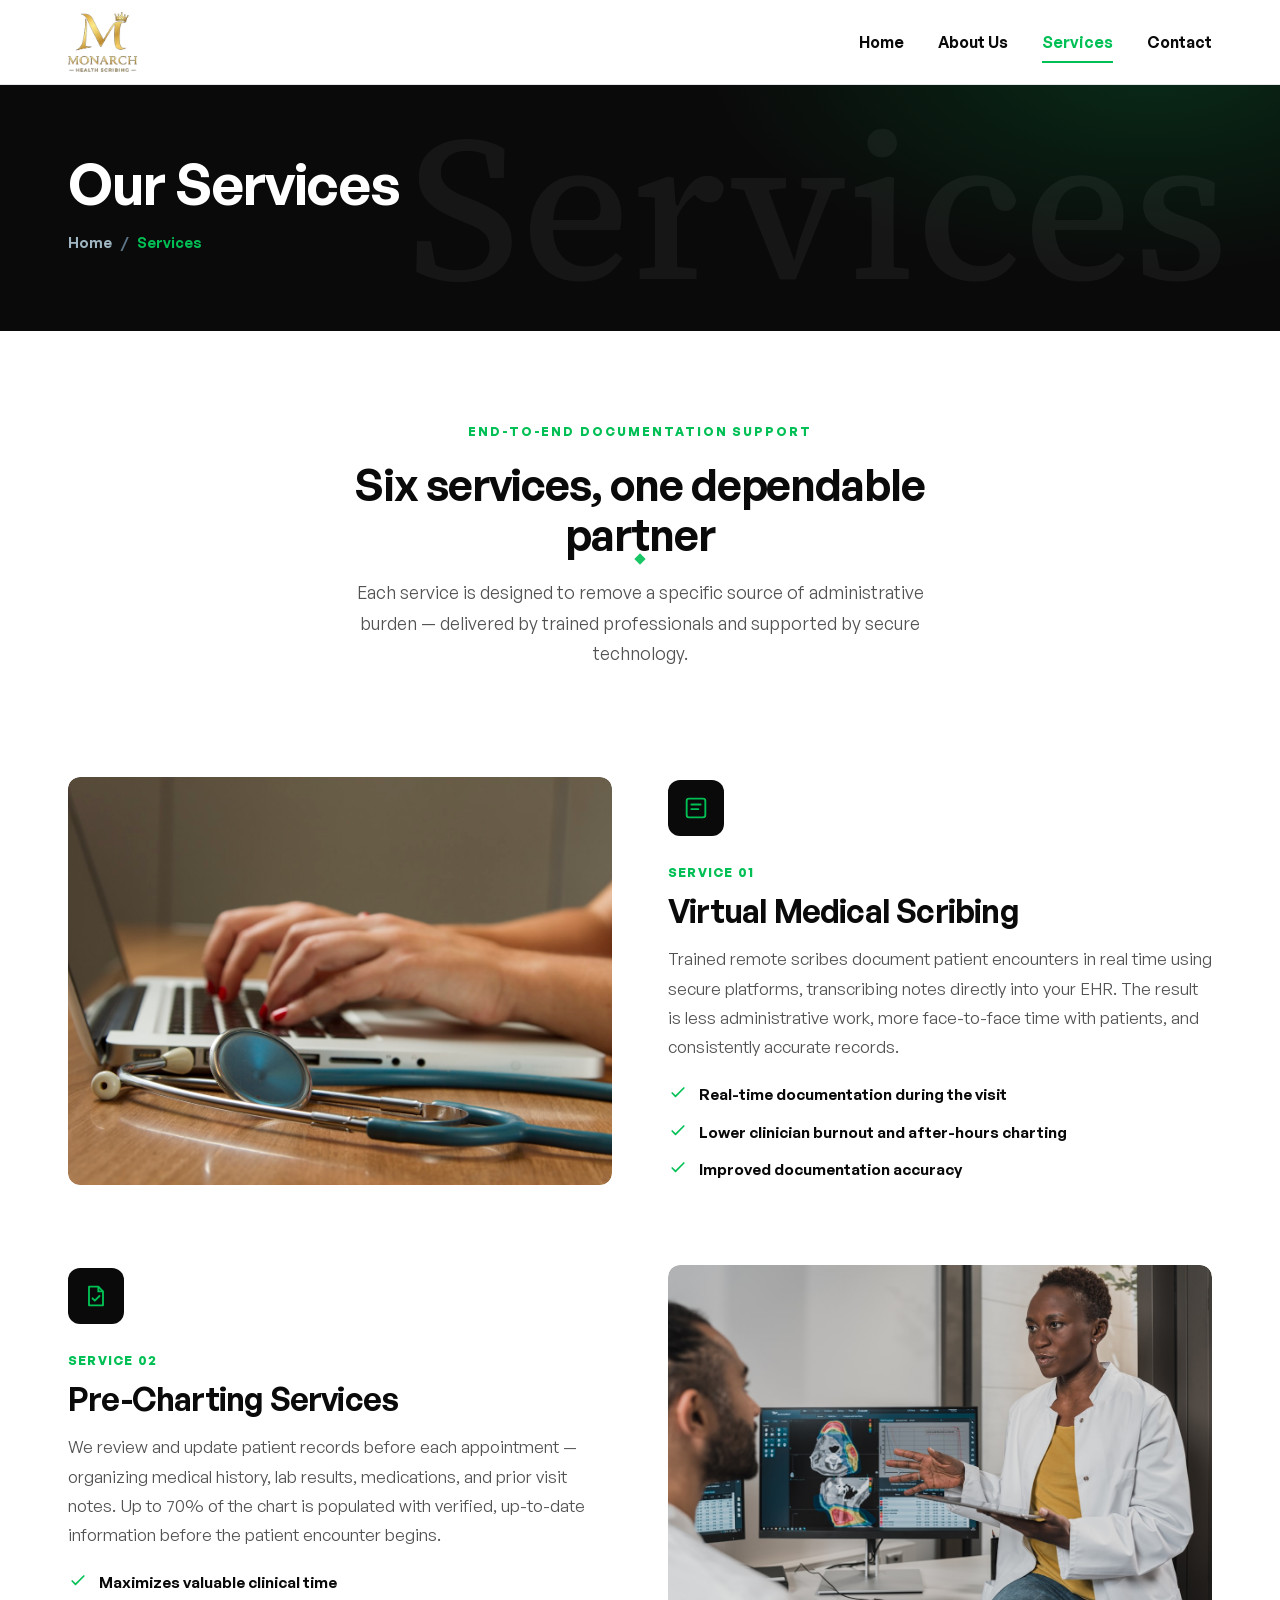
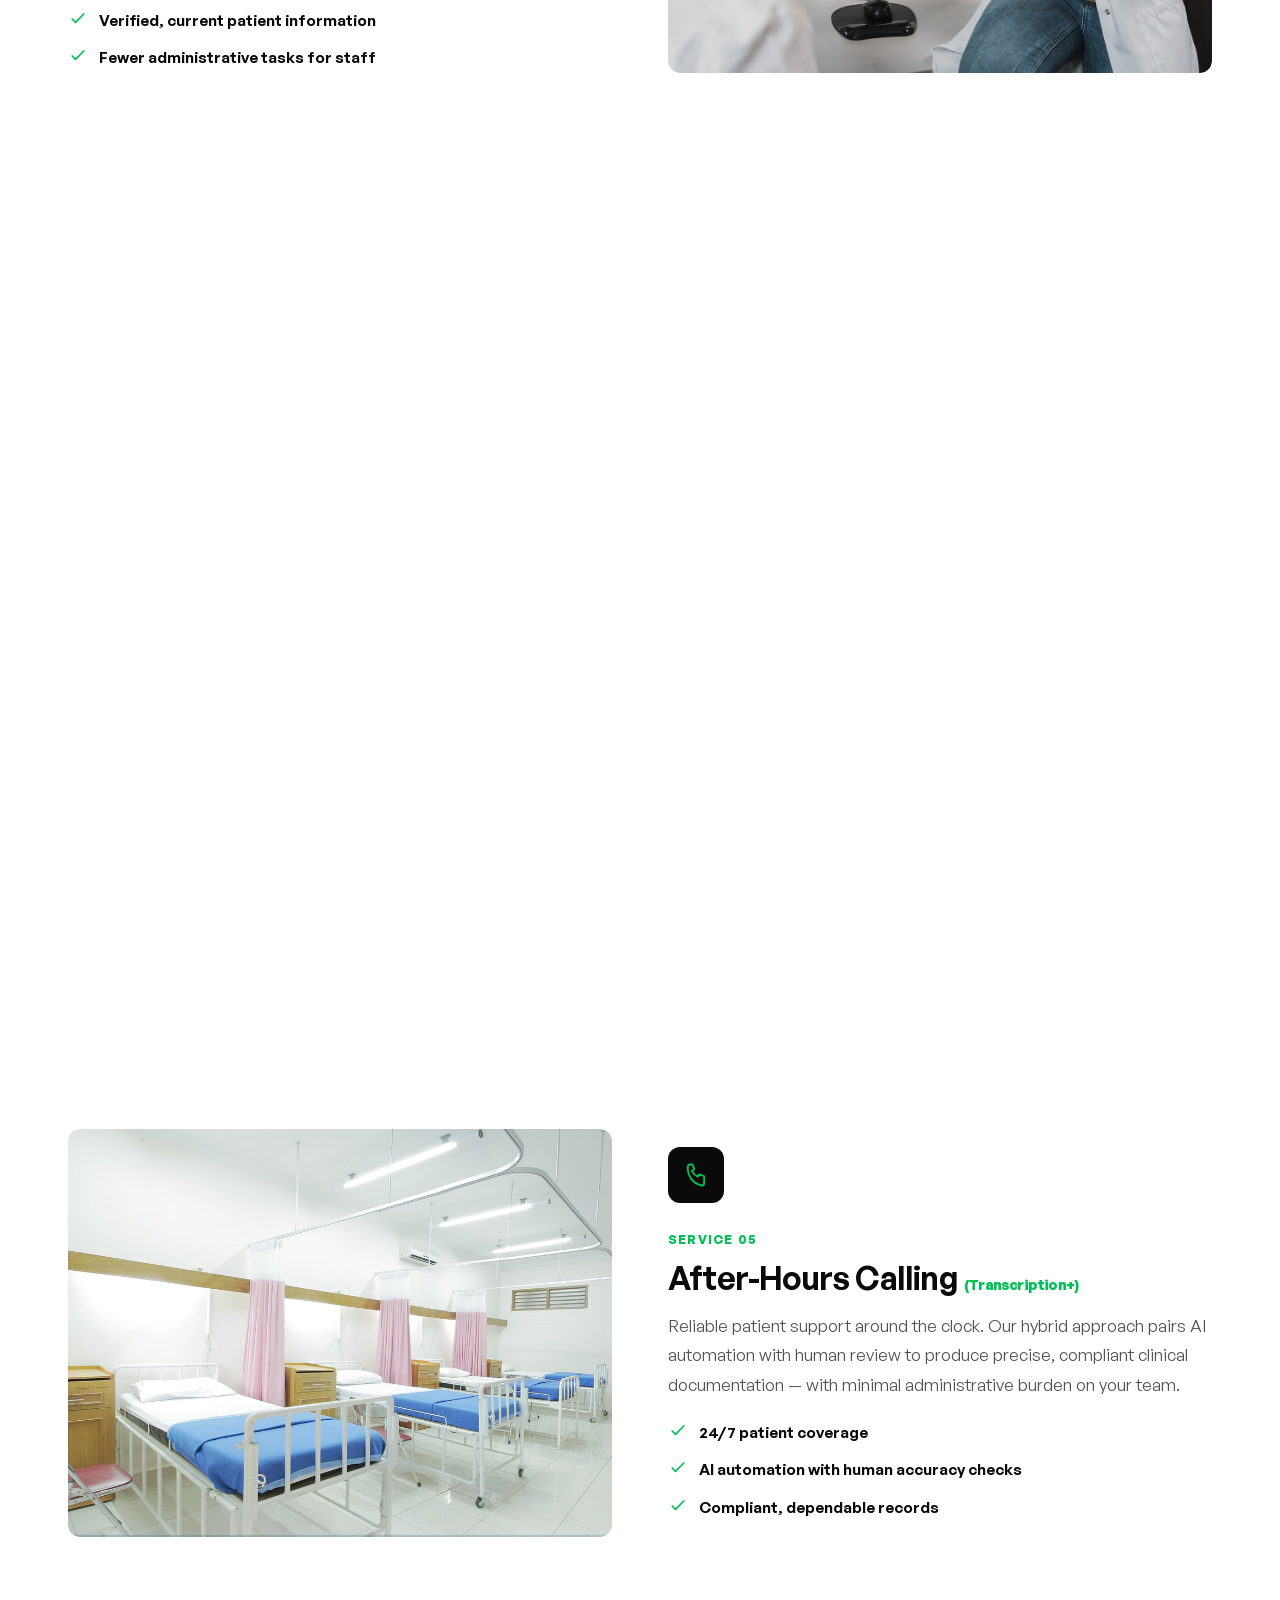
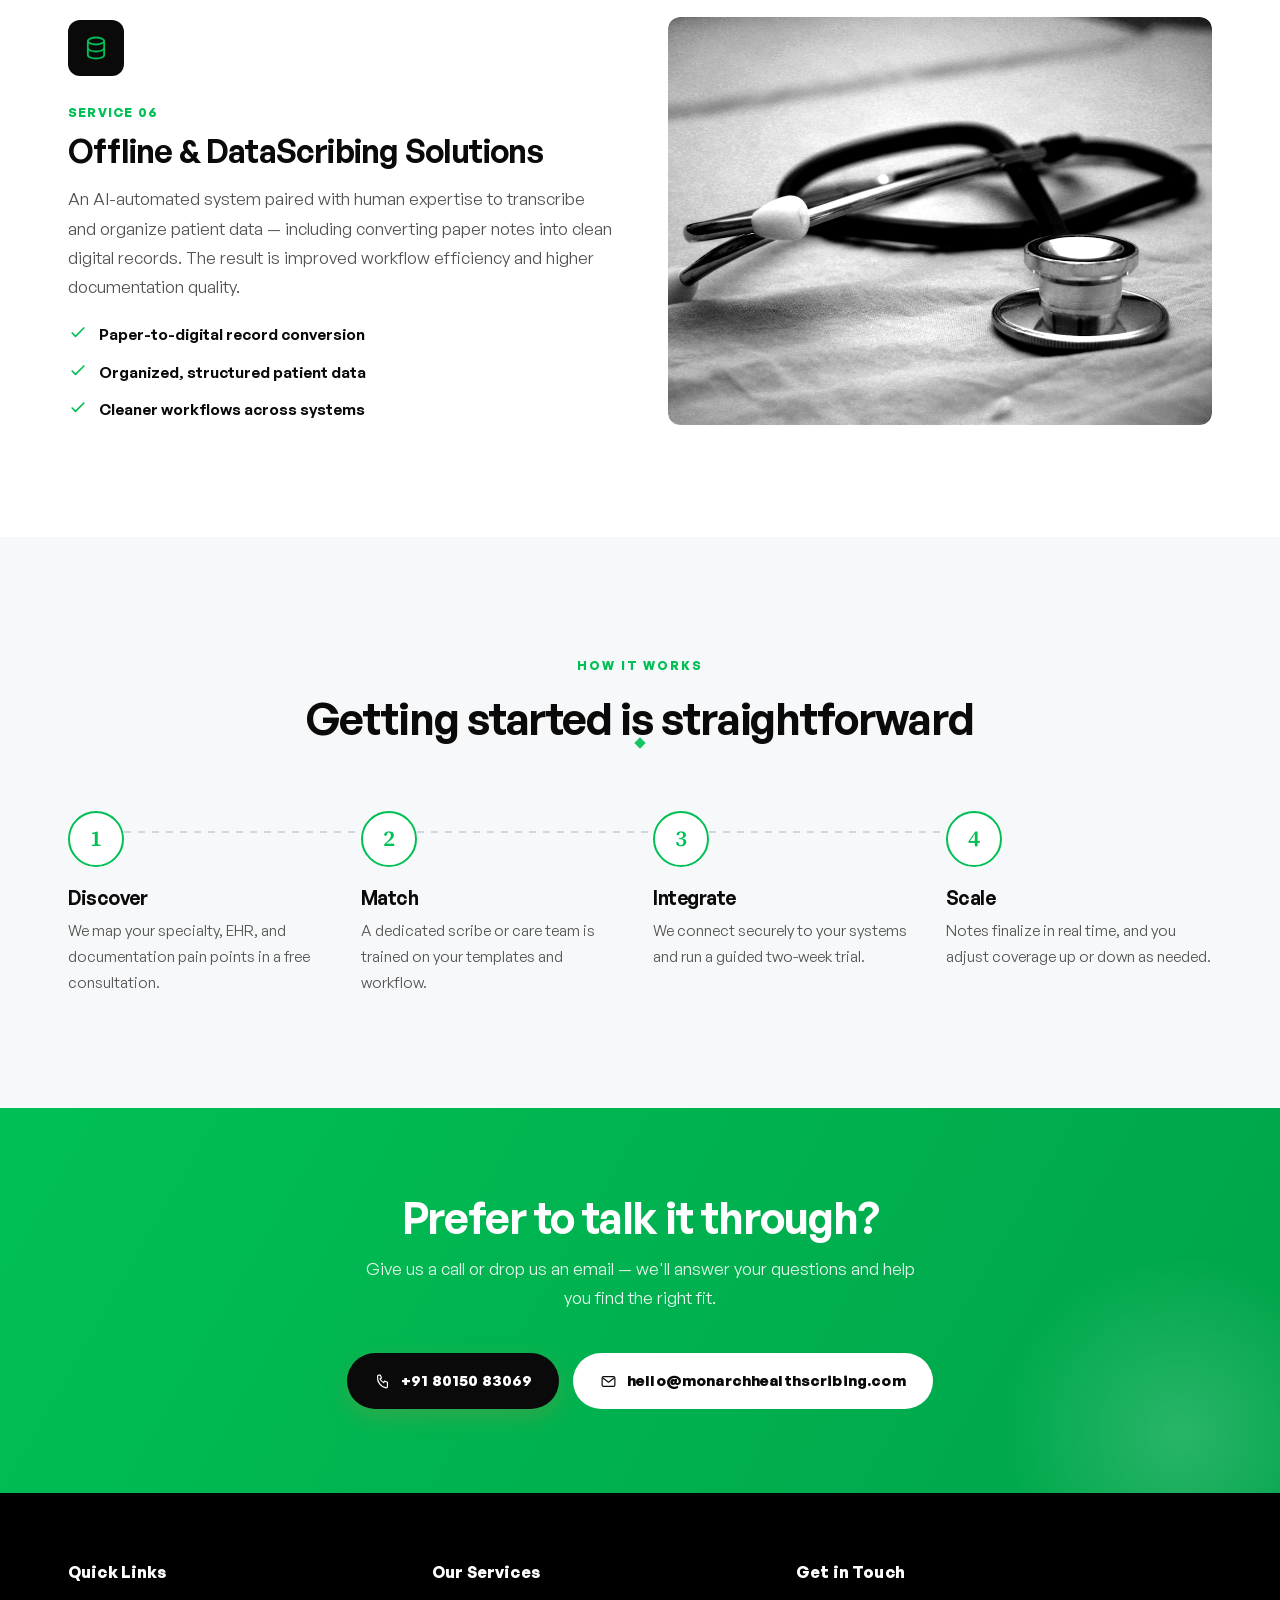
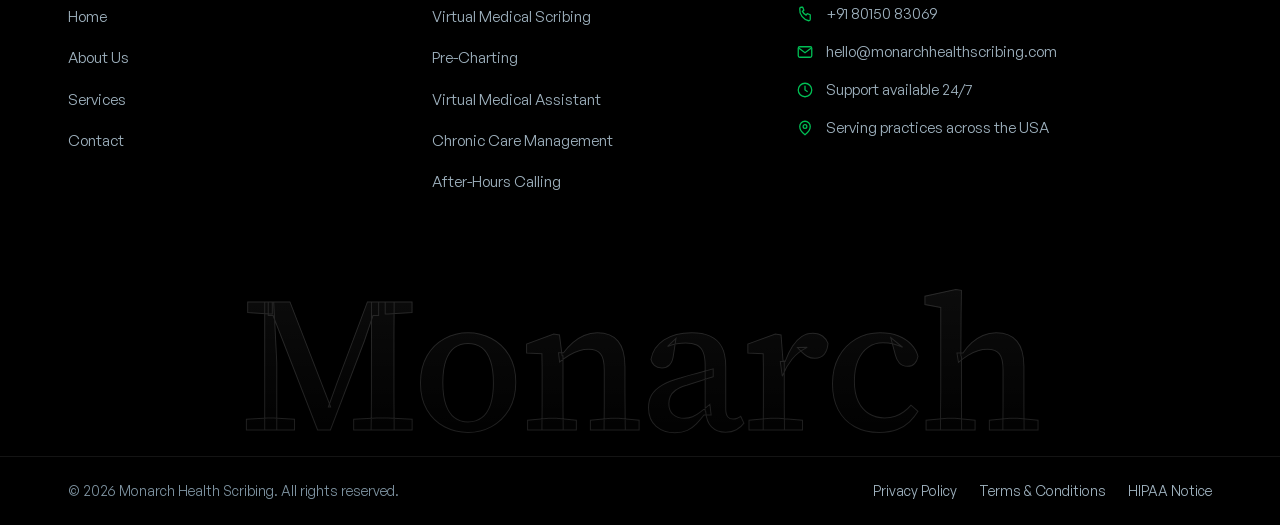
<file: services.html>
<!DOCTYPE html>
<html lang="en">
<head>
  <meta charset="UTF-8" />
  <meta name="viewport" content="width=device-width, initial-scale=1.0" />
  <title>Our Services | Monarch Health Scribing</title>
  <meta name="description" content="Explore Monarch Health Scribing services: virtual medical scribing, pre-charting, virtual medical assistants, chronic care management, after-hours calling, and offline data scribing." />
  <link rel="stylesheet" href="styles.css?v=40" />
  <link rel="icon" href="assets/logo-gold.png" />
</head>
<body>

  <header class="site-header" id="siteHeader">
    <div class="container header-inner">
      <a class="logo" href="index.html"><img class="logo-full" src="assets/logo-gold.png" alt="Monarch Health Scribing" /></a>
      <nav class="main-nav" id="mainNav" aria-label="Primary">
        <a href="index.html">Home</a>
        <a href="about.html">About Us</a>
        <a href="services.html" class="active">Services</a>
        <a href="contact.html">Contact</a>
      </nav>
      <button class="nav-toggle" id="navToggle" aria-label="Toggle navigation" aria-expanded="false"><span></span><span></span><span></span></button>
    </div>
  </header>

  <section class="page-head">
    <div class="container">
      <h1>Our Services</h1>
      <p class="crumb"><a href="index.html">Home</a><span class="sep">/</span><span class="cur">Services</span></p>
    </div>
  </section>

  <!-- intro -->
  <section class="section section--tight">
    <div class="container head-center" style="margin-bottom:0">
      <p class="eyebrow">End-to-End Documentation Support</p>
      <h2>Six services, one dependable partner</h2>
      <span class="accent-rule"></span>
      <p class="lede">Each service is designed to remove a specific source of administrative burden —
        delivered by trained professionals and supported by secure technology.</p>
    </div>
  </section>

  <!-- ===== Service rows ===== -->
  <section class="section" style="padding-top:24px">
    <div class="container">

      <!-- 01 -->
      <div class="svc-row reveal" id="scribing">
        <div class="svc-row-media"><img src="assets/img-laptop.jpg" alt="Virtual medical scribing in progress" loading="lazy" /></div>
        <div class="svc-row-copy">
          <div class="svc-ic"><svg viewBox="0 0 24 24" fill="none"><rect x="4" y="4" width="16" height="16" rx="2" stroke="currentColor" stroke-width="1.6"/><path d="M8 9h8M8 13h6" stroke="currentColor" stroke-width="1.6" stroke-linecap="round"/></svg></div>
          <span class="tag">Service 01</span>
          <h2>Virtual Medical Scribing</h2>
          <p>Trained remote scribes document patient encounters in real time using secure platforms,
            transcribing notes directly into your EHR. The result is less administrative work, more
            face-to-face time with patients, and consistently accurate records.</p>
          <ul>
            <li><svg viewBox="0 0 24 24" fill="none"><path d="M5 12l4 4 10-10" stroke="currentColor" stroke-width="2" stroke-linecap="round" stroke-linejoin="round"/></svg> Real-time documentation during the visit</li>
            <li><svg viewBox="0 0 24 24" fill="none"><path d="M5 12l4 4 10-10" stroke="currentColor" stroke-width="2" stroke-linecap="round" stroke-linejoin="round"/></svg> Lower clinician burnout and after-hours charting</li>
            <li><svg viewBox="0 0 24 24" fill="none"><path d="M5 12l4 4 10-10" stroke="currentColor" stroke-width="2" stroke-linecap="round" stroke-linejoin="round"/></svg> Improved documentation accuracy</li>
          </ul>
        </div>
      </div>

      <!-- 02 -->
      <div class="svc-row svc-row--reverse reveal" id="precharting">
        <div class="svc-row-media"><img src="assets/img-collab.jpg" alt="Reviewing patient records before an appointment" loading="lazy" /></div>
        <div class="svc-row-copy">
          <div class="svc-ic"><svg viewBox="0 0 24 24" fill="none"><path d="M6 4h8l4 4v12H6z" stroke="currentColor" stroke-width="1.6" stroke-linejoin="round"/><path d="M14 4v4h4" stroke="currentColor" stroke-width="1.6"/><path d="M9 14l2 2 4-4" stroke="currentColor" stroke-width="1.6" stroke-linecap="round" stroke-linejoin="round"/></svg></div>
          <span class="tag">Service 02</span>
          <h2>Pre-Charting Services</h2>
          <p>We review and update patient records before each appointment — organizing medical history,
            lab results, medications, and prior visit notes. Up to 70% of the chart is populated with
            verified, up-to-date information before the patient encounter begins.</p>
          <ul>
            <li><svg viewBox="0 0 24 24" fill="none"><path d="M5 12l4 4 10-10" stroke="currentColor" stroke-width="2" stroke-linecap="round" stroke-linejoin="round"/></svg> Maximizes valuable clinical time</li>
            <li><svg viewBox="0 0 24 24" fill="none"><path d="M5 12l4 4 10-10" stroke="currentColor" stroke-width="2" stroke-linecap="round" stroke-linejoin="round"/></svg> Verified, current patient information</li>
            <li><svg viewBox="0 0 24 24" fill="none"><path d="M5 12l4 4 10-10" stroke="currentColor" stroke-width="2" stroke-linecap="round" stroke-linejoin="round"/></svg> Fewer administrative tasks for staff</li>
          </ul>
        </div>
      </div>

      <!-- 03 -->
      <div class="svc-row reveal" id="vma">
        <div class="svc-row-media"><img src="assets/img-desk.jpg" alt="Virtual medical assistant supporting a practice" loading="lazy" /></div>
        <div class="svc-row-copy">
          <div class="svc-ic"><svg viewBox="0 0 24 24" fill="none"><circle cx="12" cy="8" r="3.2" stroke="currentColor" stroke-width="1.6"/><path d="M5 19c0-3.3 3-6 7-6s7 2.7 7 6" stroke="currentColor" stroke-width="1.6" stroke-linecap="round"/></svg></div>
          <span class="tag">Service 03</span>
          <h2>Virtual Medical Assistant</h2>
          <p>A human-assisted, AI-supported solution that handles front and back-office tasks and patient
            interactions. Designed for physicians, hospital administrators, and telemedicine providers who
            want greater efficiency without adding to in-house staff.</p>
          <ul>
            <li><svg viewBox="0 0 24 24" fill="none"><path d="M5 12l4 4 10-10" stroke="currentColor" stroke-width="2" stroke-linecap="round" stroke-linejoin="round"/></svg> Clinical workflow and scheduling support</li>
            <li><svg viewBox="0 0 24 24" fill="none"><path d="M5 12l4 4 10-10" stroke="currentColor" stroke-width="2" stroke-linecap="round" stroke-linejoin="round"/></svg> Patient communication handled professionally</li>
            <li><svg viewBox="0 0 24 24" fill="none"><path d="M5 12l4 4 10-10" stroke="currentColor" stroke-width="2" stroke-linecap="round" stroke-linejoin="round"/></svg> Reduced professional exhaustion</li>
          </ul>
        </div>
      </div>

      <!-- 04 -->
      <div class="svc-row svc-row--reverse reveal" id="ccm">
        <div class="svc-row-media"><img src="assets/img-consult.jpg" alt="Chronic care management consultation" loading="lazy" /></div>
        <div class="svc-row-copy">
          <div class="svc-ic"><svg viewBox="0 0 24 24" fill="none"><path d="M12 20s-7-4.3-7-9a4 4 0 017-2.6A4 4 0 0119 11c0 4.7-7 9-7 9z" stroke="currentColor" stroke-width="1.6" stroke-linejoin="round"/></svg></div>
          <span class="tag">Service 04</span>
          <h2>Chronic Care Management</h2>
          <p>Structured, proactive support for patients with chronic conditions — combining remote
            monitoring, customized treatment plans, and coordinated care teams to reduce hospitalizations
            and overall healthcare costs.</p>
          <ul>
            <li><svg viewBox="0 0 24 24" fill="none"><path d="M5 12l4 4 10-10" stroke="currentColor" stroke-width="2" stroke-linecap="round" stroke-linejoin="round"/></svg> Personalized, proactive care plans</li>
            <li><svg viewBox="0 0 24 24" fill="none"><path d="M5 12l4 4 10-10" stroke="currentColor" stroke-width="2" stroke-linecap="round" stroke-linejoin="round"/></svg> Remote monitoring and coordination</li>
            <li><svg viewBox="0 0 24 24" fill="none"><path d="M5 12l4 4 10-10" stroke="currentColor" stroke-width="2" stroke-linecap="round" stroke-linejoin="round"/></svg> Better outcomes, fewer hospitalizations</li>
          </ul>
        </div>
      </div>

      <!-- 05 -->
      <div class="svc-row reveal" id="afterhours">
        <div class="svc-row-media"><img src="assets/img-ward.jpg" alt="Around-the-clock patient support" loading="lazy" /></div>
        <div class="svc-row-copy">
          <div class="svc-ic"><svg viewBox="0 0 24 24" fill="none"><path d="M5 5a2 2 0 012-2h2l1.5 4-2 1.5a12 12 0 005 5l1.5-2 4 1.5V19a2 2 0 01-2 2A15 15 0 015 5z" stroke="currentColor" stroke-width="1.6" stroke-linejoin="round"/></svg></div>
          <span class="tag">Service 05</span>
          <h2>After-Hours Calling <small style="font-family:var(--sans);font-size:.9rem;color:var(--gold);font-weight:700">(Transcription+)</small></h2>
          <p>Reliable patient support around the clock. Our hybrid approach pairs AI automation with human
            review to produce precise, compliant clinical documentation — with minimal administrative
            burden on your team.</p>
          <ul>
            <li><svg viewBox="0 0 24 24" fill="none"><path d="M5 12l4 4 10-10" stroke="currentColor" stroke-width="2" stroke-linecap="round" stroke-linejoin="round"/></svg> 24/7 patient coverage</li>
            <li><svg viewBox="0 0 24 24" fill="none"><path d="M5 12l4 4 10-10" stroke="currentColor" stroke-width="2" stroke-linecap="round" stroke-linejoin="round"/></svg> AI automation with human accuracy checks</li>
            <li><svg viewBox="0 0 24 24" fill="none"><path d="M5 12l4 4 10-10" stroke="currentColor" stroke-width="2" stroke-linecap="round" stroke-linejoin="round"/></svg> Compliant, dependable records</li>
          </ul>
        </div>
      </div>

      <!-- 06 -->
      <div class="svc-row svc-row--reverse reveal" id="offline">
        <div class="svc-row-media"><img src="assets/img-records.jpg" alt="Converting records into digital data" loading="lazy" /></div>
        <div class="svc-row-copy">
          <div class="svc-ic"><svg viewBox="0 0 24 24" fill="none"><ellipse cx="12" cy="6" rx="7" ry="3" stroke="currentColor" stroke-width="1.6"/><path d="M5 6v12c0 1.7 3.1 3 7 3s7-1.3 7-3V6" stroke="currentColor" stroke-width="1.6"/><path d="M5 12c0 1.7 3.1 3 7 3s7-1.3 7-3" stroke="currentColor" stroke-width="1.6"/></svg></div>
          <span class="tag">Service 06</span>
          <h2>Offline &amp; DataScribing Solutions</h2>
          <p>An AI-automated system paired with human expertise to transcribe and organize patient data —
            including converting paper notes into clean digital records. The result is improved workflow
            efficiency and higher documentation quality.</p>
          <ul>
            <li><svg viewBox="0 0 24 24" fill="none"><path d="M5 12l4 4 10-10" stroke="currentColor" stroke-width="2" stroke-linecap="round" stroke-linejoin="round"/></svg> Paper-to-digital record conversion</li>
            <li><svg viewBox="0 0 24 24" fill="none"><path d="M5 12l4 4 10-10" stroke="currentColor" stroke-width="2" stroke-linecap="round" stroke-linejoin="round"/></svg> Organized, structured patient data</li>
            <li><svg viewBox="0 0 24 24" fill="none"><path d="M5 12l4 4 10-10" stroke="currentColor" stroke-width="2" stroke-linecap="round" stroke-linejoin="round"/></svg> Cleaner workflows across systems</li>
          </ul>
        </div>
      </div>

    </div>
  </section>

  <!-- ===== Process ===== -->
  <section class="section section--cream">
    <div class="container">
      <div class="head-center">
        <p class="eyebrow">How It Works</p>
        <h2>Getting started is straightforward</h2>
        <span class="accent-rule"></span>
      </div>
      <div class="steps">
        <div class="step-c reveal"><div class="sn">1</div><h3>Discover</h3><p>We map your specialty, EHR, and documentation pain points in a free consultation.</p></div>
        <div class="step-c reveal" data-d="1"><div class="sn">2</div><h3>Match</h3><p>A dedicated scribe or care team is trained on your templates and workflow.</p></div>
        <div class="step-c reveal" data-d="2"><div class="sn">3</div><h3>Integrate</h3><p>We connect securely to your systems and run a guided two-week trial.</p></div>
        <div class="step-c reveal" data-d="3"><div class="sn">4</div><h3>Scale</h3><p>Notes finalize in real time, and you adjust coverage up or down as needed.</p></div>
      </div>
    </div>
  </section>

  <!-- ===== CTA band ===== -->
  <section class="section--tight cta-band">
    <div class="container cta-inner">
      <div>
        <h2>Prefer to talk it through?</h2>
        <p>Give us a call or drop us an email — we'll answer your questions and help you find the right fit.</p>
      </div>
      <div class="cta-actions">
        <a href="tel:+918015083069" class="btn btn-gold"><svg viewBox="0 0 24 24" fill="none"><path d="M5 5a2 2 0 012-2h2l1.5 4-2 1.5a12 12 0 005 5l1.5-2 4 1.5V19a2 2 0 01-2 2A15 15 0 015 5z" stroke="currentColor" stroke-width="1.7" stroke-linejoin="round"/></svg> +91 80150 83069</a>
        <a href="mailto:hello@monarchhealthscribing.com" class="btn btn-light"><svg viewBox="0 0 24 24" fill="none"><rect x="3" y="5" width="18" height="14" rx="2" stroke="currentColor" stroke-width="1.7"/><path d="M4 7l8 6 8-6" stroke="currentColor" stroke-width="1.7"/></svg> hello@monarchhealthscribing.com</a>
      </div>
    </div>
  </section>

  <!-- ===== Footer ===== -->
  <footer class="site-footer">
    <div class="container footer-grid">
      <div class="footer-col"><h4>Quick Links</h4><ul><li><a href="index.html">Home</a></li><li><a href="about.html">About Us</a></li><li><a href="services.html">Services</a></li><li><a href="contact.html">Contact</a></li></ul></div>
      <div class="footer-col"><h4>Our Services</h4><ul><li><a href="services.html#scribing">Virtual Medical Scribing</a></li><li><a href="services.html#precharting">Pre-Charting</a></li><li><a href="services.html#vma">Virtual Medical Assistant</a></li><li><a href="services.html#ccm">Chronic Care Management</a></li><li><a href="services.html#afterhours">After-Hours Calling</a></li></ul></div>
      <div class="footer-col"><h4>Get in Touch</h4>
        <ul class="footer-contact">
          <li><svg viewBox="0 0 24 24" fill="none"><path d="M5 5a2 2 0 012-2h2l1.5 4-2 1.5a12 12 0 005 5l1.5-2 4 1.5V19a2 2 0 01-2 2A15 15 0 015 5z" stroke="currentColor" stroke-width="1.7" stroke-linejoin="round"/></svg> <a href="tel:+918015083069">+91 80150 83069</a></li>
          <li><svg viewBox="0 0 24 24" fill="none"><rect x="3" y="5" width="18" height="14" rx="2" stroke="currentColor" stroke-width="1.7"/><path d="M4 7l8 6 8-6" stroke="currentColor" stroke-width="1.7"/></svg> <a href="mailto:hello@monarchhealthscribing.com">hello@monarchhealthscribing.com</a></li>
          <li><svg viewBox="0 0 24 24" fill="none"><circle cx="12" cy="12" r="9" stroke="currentColor" stroke-width="1.7"/><path d="M12 7v5l3 2" stroke="currentColor" stroke-width="1.7" stroke-linecap="round"/></svg> Support available 24/7</li>
          <li><svg viewBox="0 0 24 24" fill="none"><path d="M12 21s-7-5.2-7-11a7 7 0 1114 0c0 5.8-7 11-7 11z" stroke="currentColor" stroke-width="1.7"/><circle cx="12" cy="10" r="2.5" stroke="currentColor" stroke-width="1.7"/></svg> Serving practices across the USA</li>
        </ul>
      </div>
    </div>
    <div class="footer-bottom"><div class="container"><p>© <span id="year">2026</span> Monarch Health Scribing. All rights reserved.</p><div class="legal"><a href="#">Privacy Policy</a><a href="#">Terms &amp; Conditions</a><a href="#">HIPAA Notice</a></div></div></div>
  </footer>

  <script src="script.js?v=39"></script>
</body>
</html>
</file>
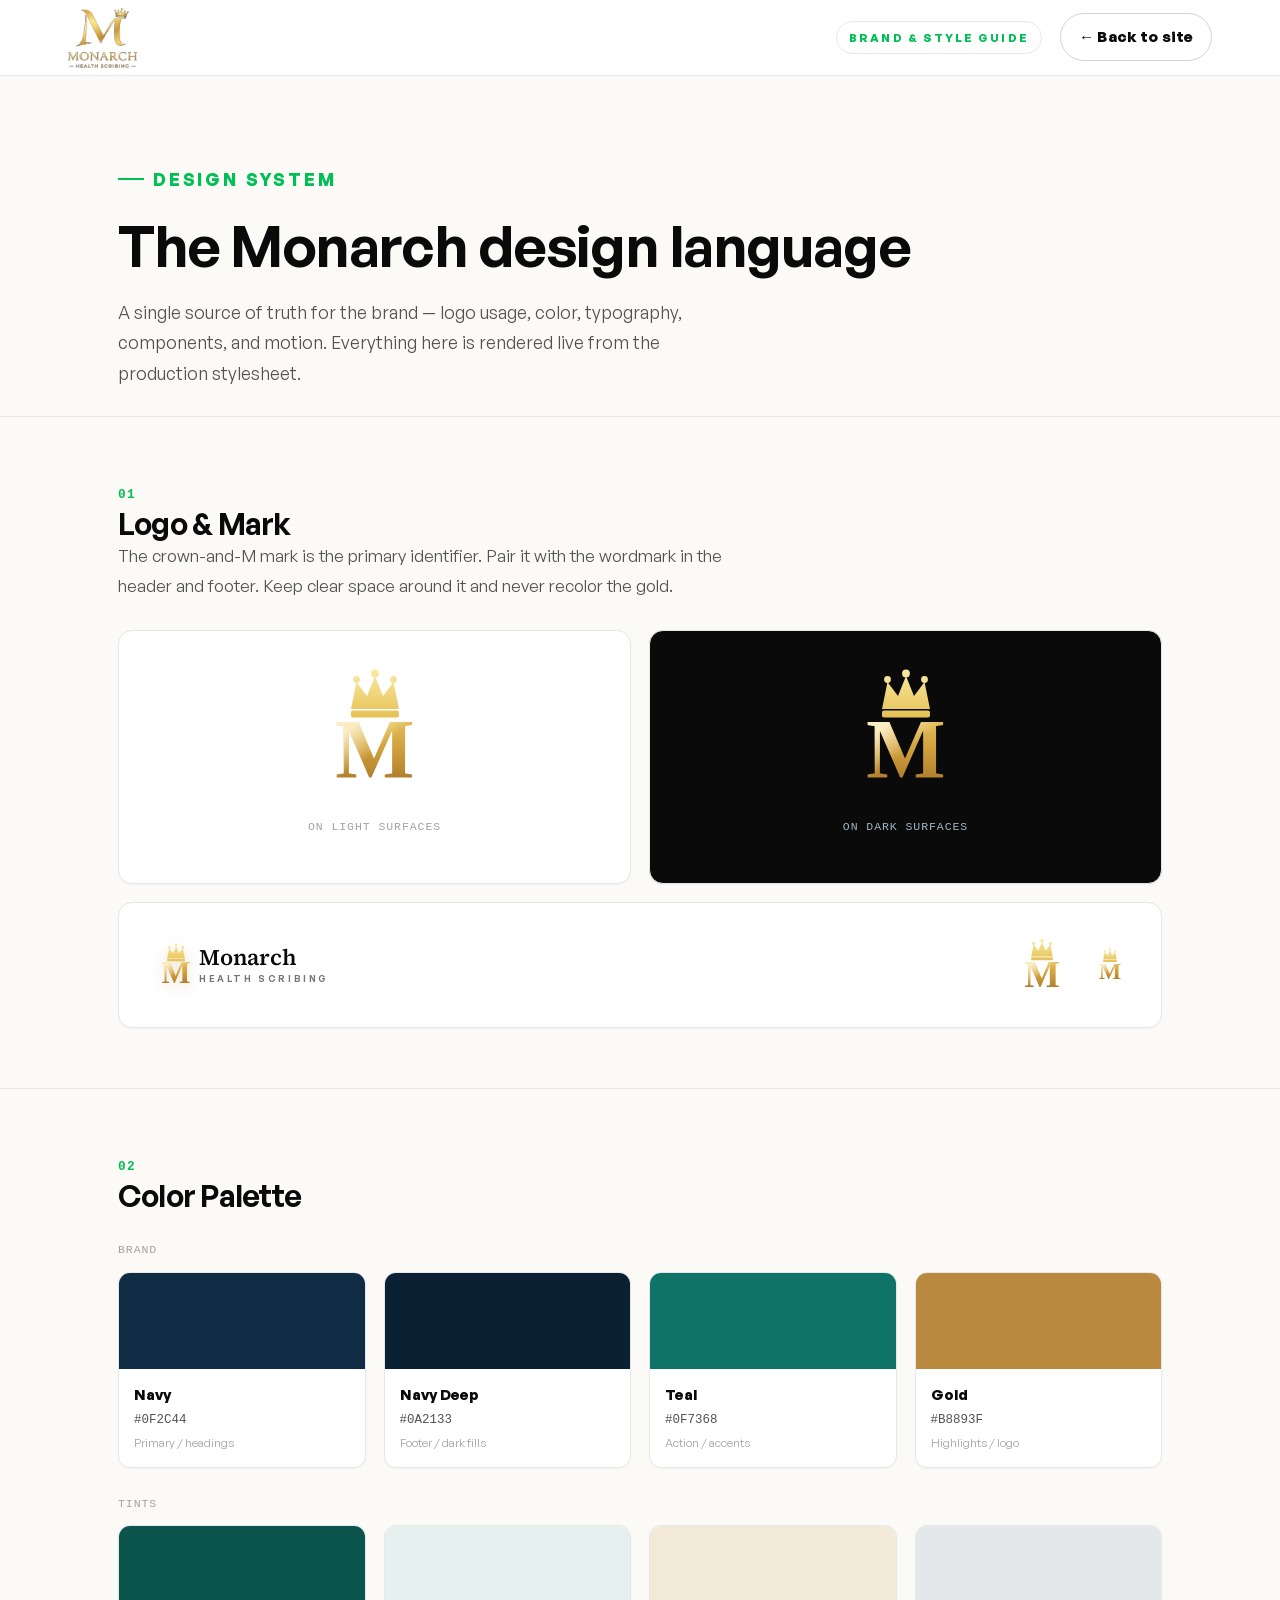
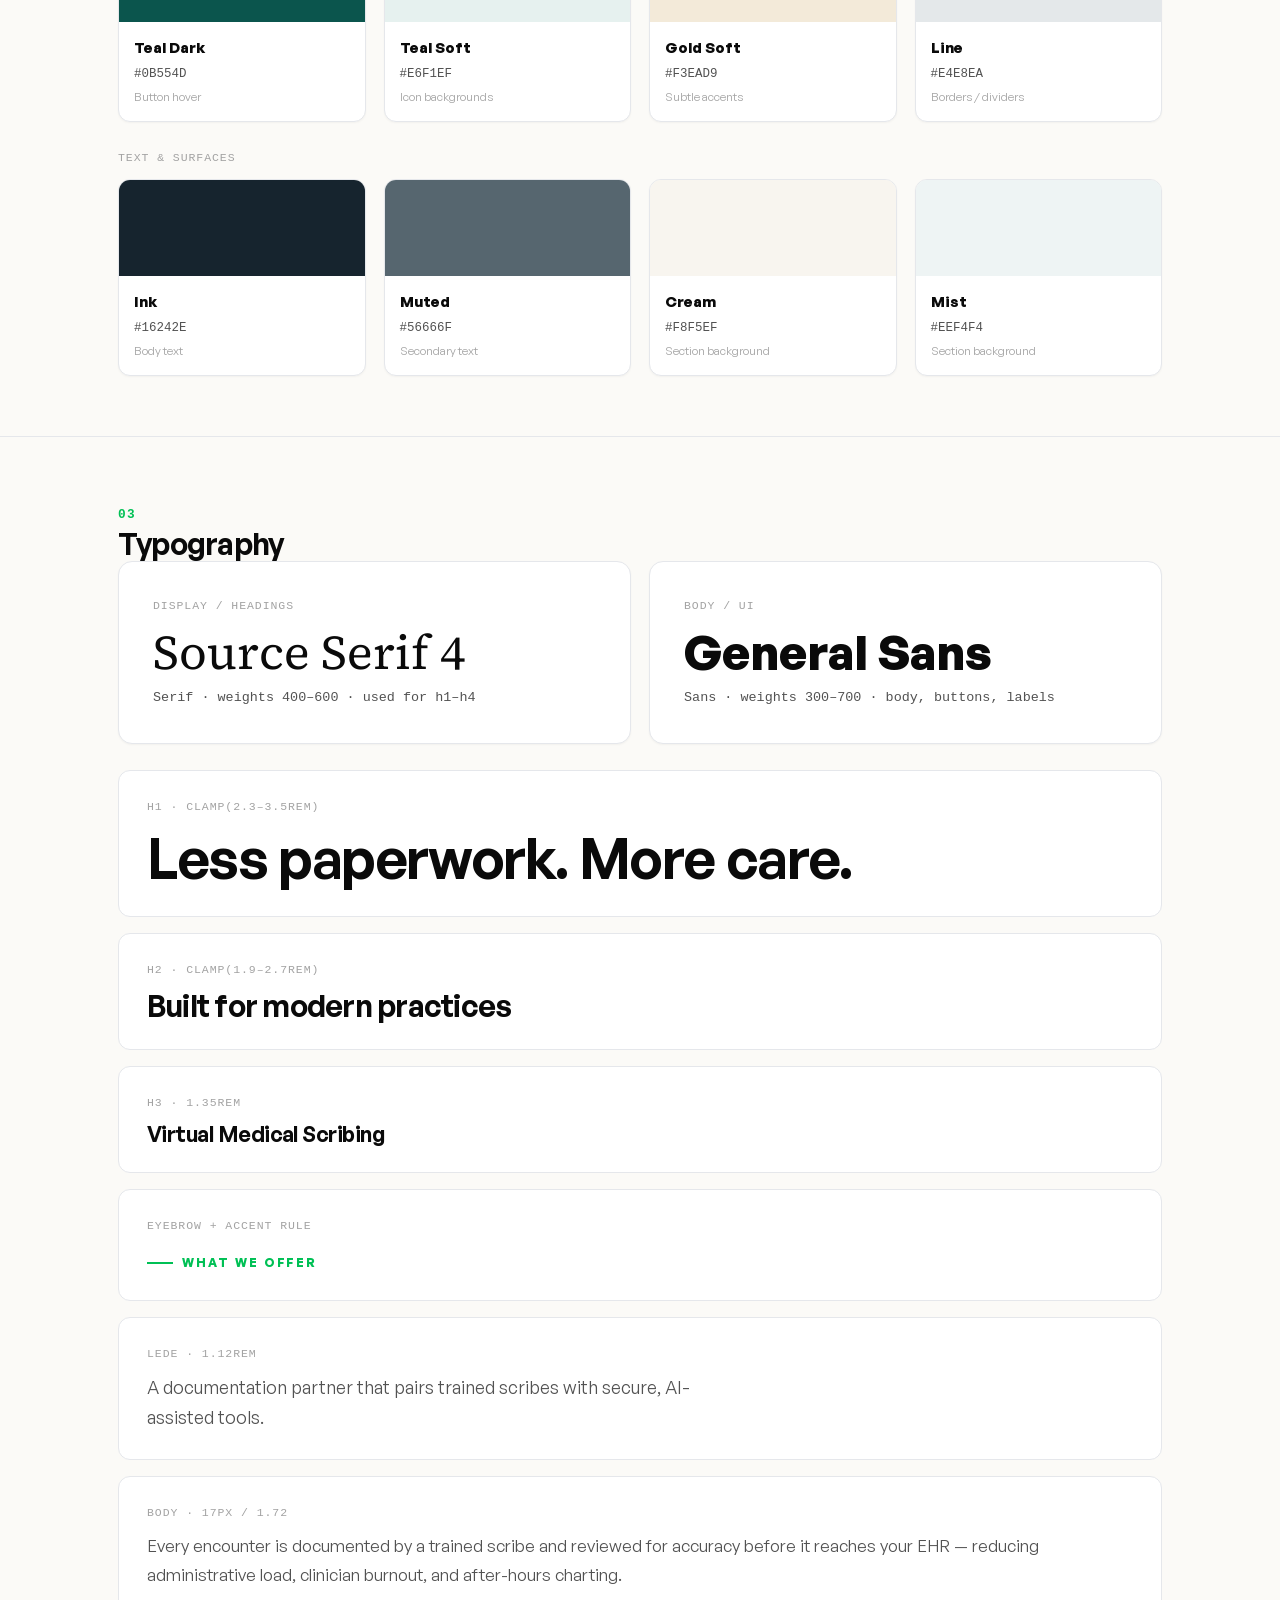
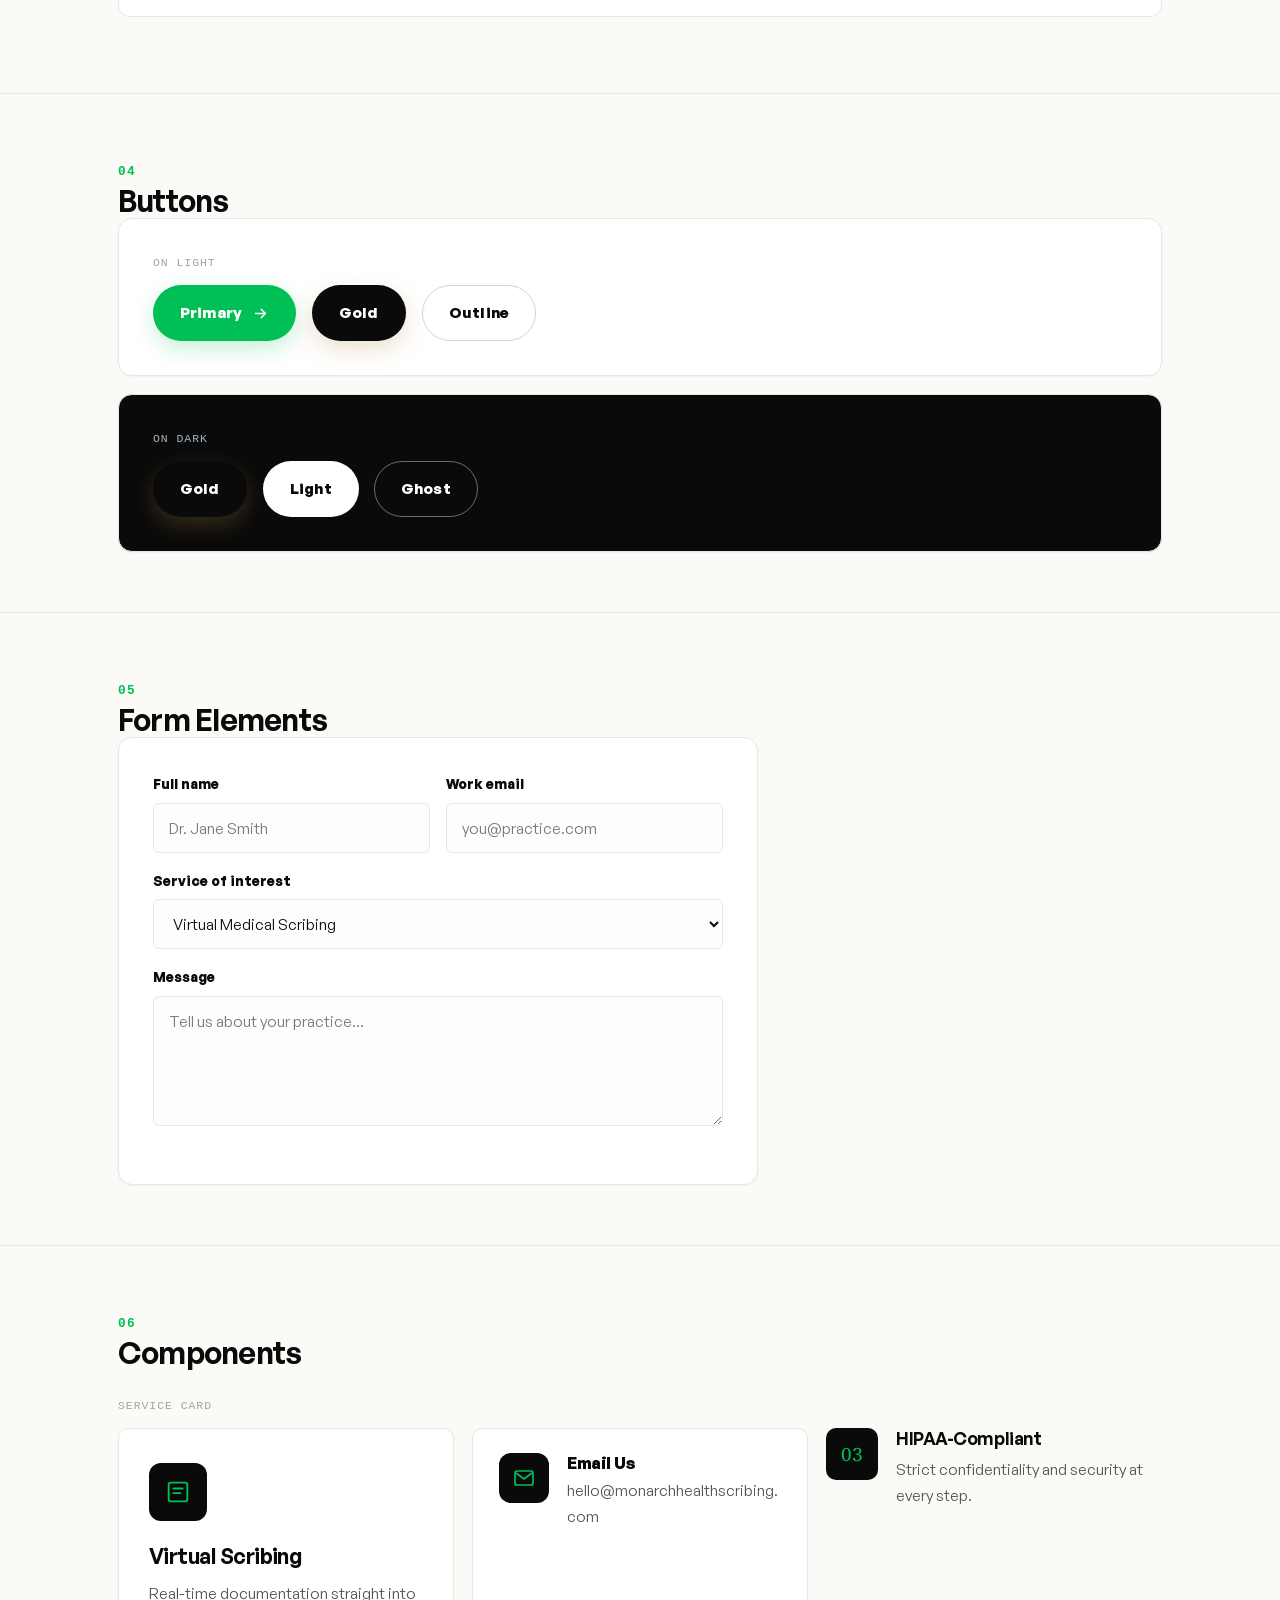
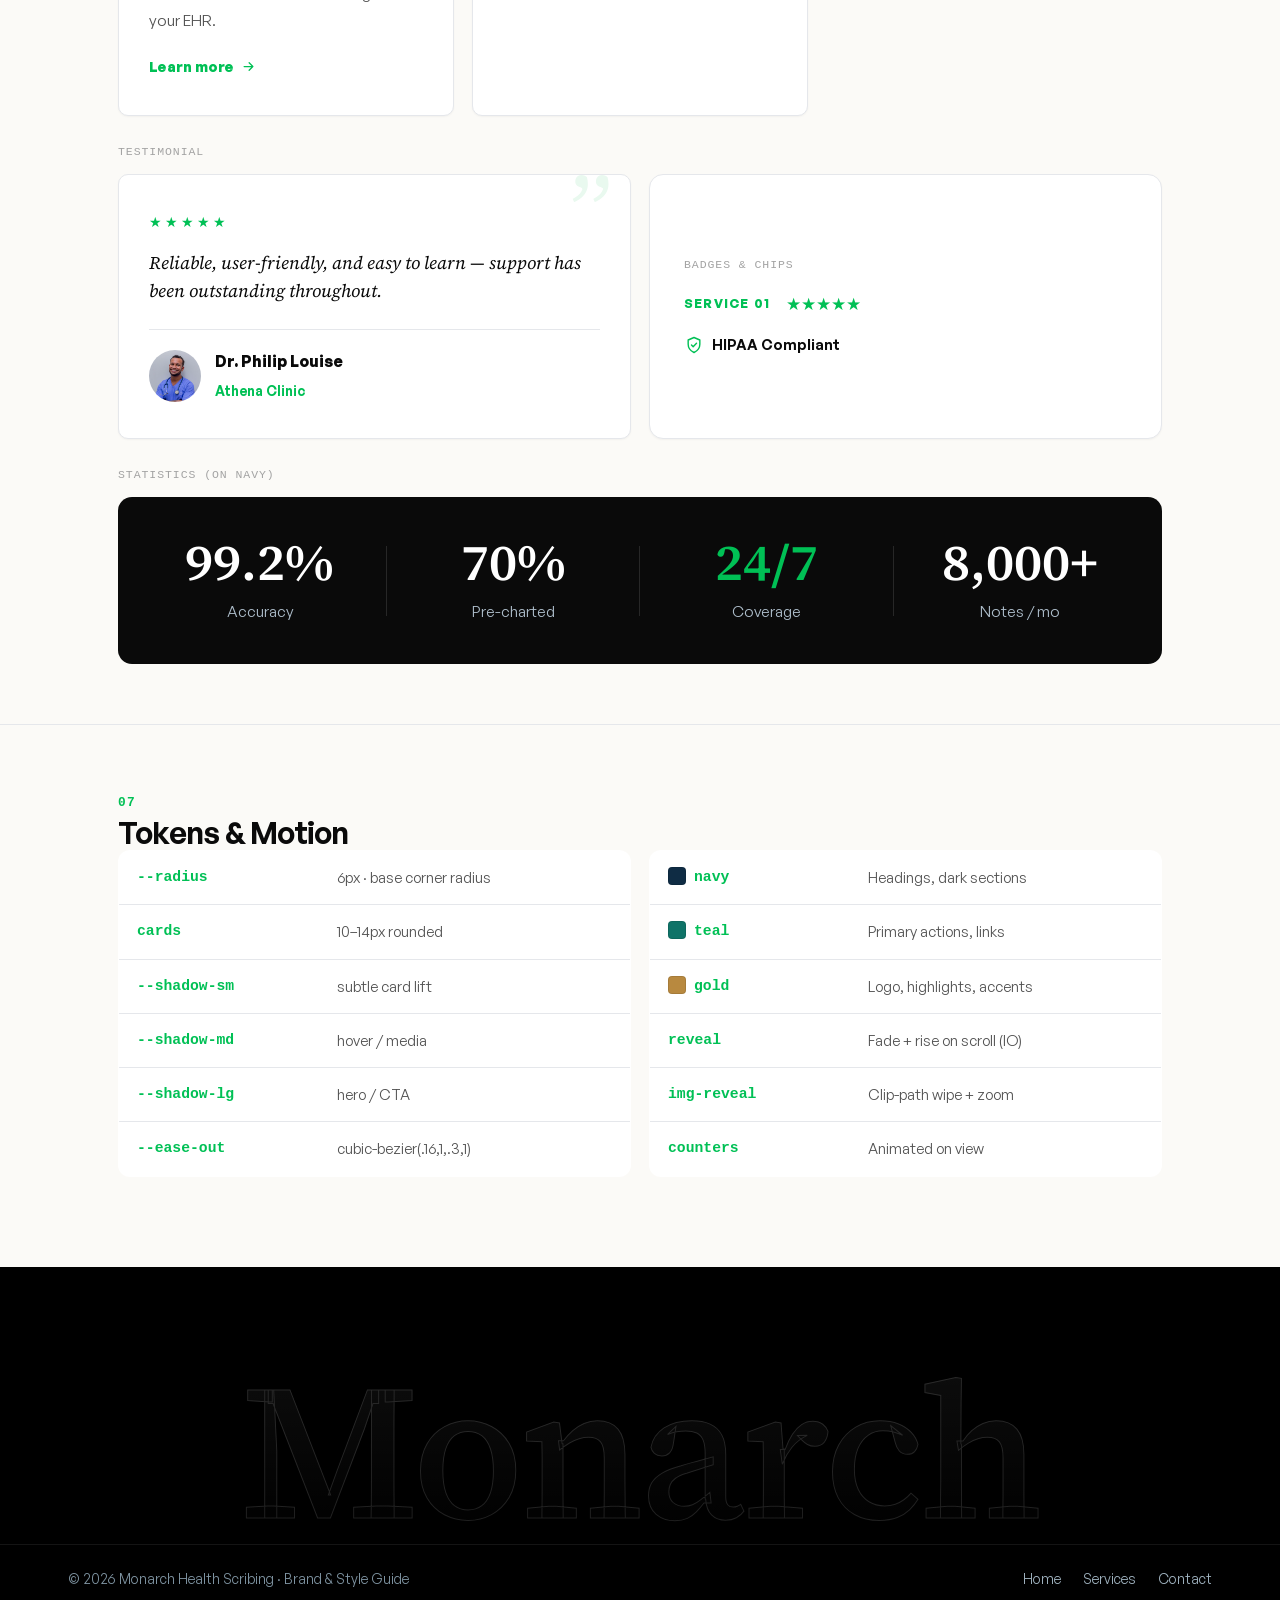
<file: styleguide.html>
<!DOCTYPE html>
<html lang="en">
<head>
  <meta charset="UTF-8" />
  <meta name="viewport" content="width=device-width, initial-scale=1.0" />
  <title>Brand &amp; Style Guide | Monarch Health Scribing</title>
  <meta name="description" content="The Monarch Health Scribing design system — logo, color palette, typography, buttons, forms, and components." />
  <link rel="stylesheet" href="styles.css?v=40" />
  <link rel="icon" href="assets/logo-gold.png" />
  <style>
    /* ----- style-guide scaffolding only ----- */
    body { background: #fbfaf7; }
    .sg-top { position: sticky; top: 0; z-index: 60; background: #fff; border-bottom: 1px solid var(--line);
      display: flex; align-items: center; min-height: 76px; }
    .sg-top .container { display: flex; align-items: center; gap: 18px; width: 100%; }
    .sg-top .logo { margin-right: auto; }
    .sg-top .tag { font-family: var(--sans); font-weight: 700; font-size: .72rem; letter-spacing: .18em;
      text-transform: uppercase; color: var(--gold); border: 1px solid var(--line-warm); padding: 6px 12px;
      border-radius: 999px; }
    .sg-hero { padding: 70px 0 28px; }
    .sg-hero .eyebrow { margin-bottom: 18px; }
    .sg-hero h1 { font-size: clamp(2.4rem,5vw,3.6rem); }
    .sg-hero p { max-width: 60ch; margin-top: 18px; font-size: 1.1rem; }
    .sg-wrap { max-width: 1100px; margin: 0 auto; padding: 0 28px; }

    .sg-sec { padding: 60px 0; border-top: 1px solid var(--line); }
    .sg-sec > .sg-head { display: flex; align-items: baseline; gap: 16px; margin-bottom: 34px; }
    .sg-sec .sg-no { font-family: var(--mono, ui-monospace, monospace); font-size: .8rem; font-weight: 700;
      color: var(--teal); letter-spacing: .1em; }
    .sg-sec h2 { font-size: 1.9rem; }
    .sg-note { color: var(--muted); max-width: 64ch; margin: 0 0 30px; }

    .sg-mono { font-family: ui-monospace, "SF Mono", Menlo, monospace; }

    /* swatches */
    .sw-grid { display: grid; grid-template-columns: repeat(4, 1fr); gap: 18px; }
    .sw { border: 1px solid var(--line); border-radius: 12px; overflow: hidden; background: #fff;
      box-shadow: var(--shadow-sm); }
    .sw .chip { height: 96px; }
    .sw .meta { padding: 13px 15px; }
    .sw .name { font-weight: 700; color: var(--navy); font-size: .92rem; }
    .sw .hex { font-family: ui-monospace, monospace; font-size: .78rem; color: var(--muted);
      text-transform: uppercase; margin-top: 3px; }
    .sw .role { font-size: .74rem; color: var(--faint); margin-top: 2px; }

    /* type specimens */
    .spec { border: 1px solid var(--line); border-radius: 12px; background: #fff; padding: 26px 28px;
      margin-bottom: 16px; display: flex; flex-wrap: wrap; align-items: baseline; gap: 8px 24px; }
    .spec .label { font-family: ui-monospace, monospace; font-size: .72rem; color: var(--faint);
      text-transform: uppercase; letter-spacing: .08em; width: 100%; }
    .spec .demo { color: var(--navy); }

    /* showcase grid for components */
    .sg-board { border: 1px solid var(--line); border-radius: 14px; background: #fff; padding: 34px;
      box-shadow: var(--shadow-sm); }
    .sg-board.dark { background: var(--navy); }
    .sg-row { display: flex; flex-wrap: wrap; gap: 16px; align-items: center; }
    .sg-cap { font-family: ui-monospace, monospace; font-size: .72rem; color: var(--faint);
      text-transform: uppercase; letter-spacing: .08em; margin: 26px 0 12px; }
    .sg-cap:first-child { margin-top: 0; }

    .sg-two { display: grid; grid-template-columns: 1fr 1fr; gap: 18px; }
    .sg-three { display: grid; grid-template-columns: repeat(3,1fr); gap: 18px; }

    .tok-table { width: 100%; border-collapse: collapse; border: 1px solid var(--line); border-radius: 12px;
      overflow: hidden; background: #fff; }
    .tok-table td { padding: 14px 18px; border-bottom: 1px solid var(--line); font-size: .92rem; }
    .tok-table tr:last-child td { border-bottom: 0; }
    .tok-table td:first-child { font-family: ui-monospace, monospace; color: var(--teal); font-weight: 600;
      width: 200px; }
    .tok-table td:last-child { color: var(--muted); }
    .tok-swatch { display: inline-block; width: 18px; height: 18px; border-radius: 4px; vertical-align: -4px;
      margin-right: 8px; border: 1px solid rgba(0,0,0,.1); }

    @media (max-width: 820px) {
      .sw-grid, .sg-three { grid-template-columns: repeat(2,1fr); }
      .sg-two { grid-template-columns: 1fr; }
    }
  </style>
</head>
<body>

  <!-- top -->
  <header class="sg-top">
    <div class="container">
      <a class="logo" href="index.html"><img class="logo-full" src="assets/logo-gold.png" alt="Monarch Health Scribing" /></a>
      <span class="tag">Brand &amp; Style Guide</span>
      <a href="index.html" class="btn btn-outline" style="padding:10px 18px">← Back to site</a>
    </div>
  </header>

  <!-- intro -->
  <section class="sg-hero">
    <div class="sg-wrap">
      <p class="eyebrow">Design System</p>
      <h1>The Monarch design language</h1>
      <p class="lede">A single source of truth for the brand — logo usage, color, typography, components,
        and motion. Everything here is rendered live from the production stylesheet.</p>
    </div>
  </section>

  <!-- 01 — Logo -->
  <section class="sg-sec">
    <div class="sg-wrap">
      <div class="sg-head"><span class="sg-no">01</span><h2>Logo &amp; Mark</h2></div>
      <p class="sg-note">The crown-and-M mark is the primary identifier. Pair it with the wordmark in the
        header and footer. Keep clear space around it and never recolor the gold.</p>
      <div class="sg-two">
        <div class="sg-board" style="display:grid;place-items:center;min-height:220px">
          <img src="assets/logo-mark.svg" alt="Mark on light" style="width:120px" />
          <p class="sg-cap" style="text-align:center">On light surfaces</p>
        </div>
        <div class="sg-board dark" style="display:grid;place-items:center;min-height:220px">
          <img src="assets/logo-mark.svg" alt="Mark on dark" style="width:120px" />
          <p class="sg-cap" style="text-align:center;color:#9fb6c2">On dark surfaces</p>
        </div>
      </div>
      <div class="sg-board" style="margin-top:18px;display:flex;justify-content:space-around;align-items:center;flex-wrap:wrap;gap:24px">
        <a class="logo" href="#"><img class="logo-mark" src="assets/logo-mark.svg" alt="" /><span class="logo-text">Monarch<small>Health Scribing</small></span></a>
        <img src="assets/logo-mark.svg" alt="" style="width:54px" />
        <img src="assets/logo-mark.svg" alt="" style="width:34px" />
      </div>
    </div>
  </section>

  <!-- 02 — Colors -->
  <section class="sg-sec">
    <div class="sg-wrap">
      <div class="sg-head"><span class="sg-no">02</span><h2>Color Palette</h2></div>

      <p class="sg-cap">Brand</p>
      <div class="sw-grid">
        <div class="sw"><div class="chip" style="background:#0f2c44"></div><div class="meta"><div class="name">Navy</div><div class="hex">#0F2C44</div><div class="role">Primary / headings</div></div></div>
        <div class="sw"><div class="chip" style="background:#0a2133"></div><div class="meta"><div class="name">Navy Deep</div><div class="hex">#0A2133</div><div class="role">Footer / dark fills</div></div></div>
        <div class="sw"><div class="chip" style="background:#0f7368"></div><div class="meta"><div class="name">Teal</div><div class="hex">#0F7368</div><div class="role">Action / accents</div></div></div>
        <div class="sw"><div class="chip" style="background:#b8893f"></div><div class="meta"><div class="name">Gold</div><div class="hex">#B8893F</div><div class="role">Highlights / logo</div></div></div>
      </div>

      <p class="sg-cap">Tints</p>
      <div class="sw-grid">
        <div class="sw"><div class="chip" style="background:#0b554d"></div><div class="meta"><div class="name">Teal Dark</div><div class="hex">#0B554D</div><div class="role">Button hover</div></div></div>
        <div class="sw"><div class="chip" style="background:#e6f1ef"></div><div class="meta"><div class="name">Teal Soft</div><div class="hex">#E6F1EF</div><div class="role">Icon backgrounds</div></div></div>
        <div class="sw"><div class="chip" style="background:#f3ead9"></div><div class="meta"><div class="name">Gold Soft</div><div class="hex">#F3EAD9</div><div class="role">Subtle accents</div></div></div>
        <div class="sw"><div class="chip" style="background:#e4e8ea"></div><div class="meta"><div class="name">Line</div><div class="hex">#E4E8EA</div><div class="role">Borders / dividers</div></div></div>
      </div>

      <p class="sg-cap">Text &amp; surfaces</p>
      <div class="sw-grid">
        <div class="sw"><div class="chip" style="background:#16242e"></div><div class="meta"><div class="name">Ink</div><div class="hex">#16242E</div><div class="role">Body text</div></div></div>
        <div class="sw"><div class="chip" style="background:#56666f"></div><div class="meta"><div class="name">Muted</div><div class="hex">#56666F</div><div class="role">Secondary text</div></div></div>
        <div class="sw"><div class="chip" style="background:#f8f5ef"></div><div class="meta"><div class="name">Cream</div><div class="hex">#F8F5EF</div><div class="role">Section background</div></div></div>
        <div class="sw"><div class="chip" style="background:#eef4f4"></div><div class="meta"><div class="name">Mist</div><div class="hex">#EEF4F4</div><div class="role">Section background</div></div></div>
      </div>
    </div>
  </section>

  <!-- 03 — Typography -->
  <section class="sg-sec">
    <div class="sg-wrap">
      <div class="sg-head"><span class="sg-no">03</span><h2>Typography</h2></div>
      <div class="sg-two" style="margin-bottom:26px">
        <div class="sg-board">
          <p class="sg-cap">Display / Headings</p>
          <div style="font-family:var(--serif);font-size:3rem;color:var(--navy);line-height:1">Source Serif 4</div>
          <p class="sg-mono" style="color:var(--muted);font-size:.84rem;margin-top:10px">Serif · weights 400–600 · used for h1–h4</p>
        </div>
        <div class="sg-board">
          <p class="sg-cap">Body / UI</p>
          <div style="font-family:var(--sans);font-size:3rem;color:var(--navy);line-height:1;font-weight:700">General Sans</div>
          <p class="sg-mono" style="color:var(--muted);font-size:.84rem;margin-top:10px">Sans · weights 300–700 · body, buttons, labels</p>
        </div>
      </div>

      <div class="spec"><span class="label">H1 · clamp(2.3–3.5rem)</span><h1 class="demo" style="margin:0">Less paperwork. More care.</h1></div>
      <div class="spec"><span class="label">H2 · clamp(1.9–2.7rem)</span><h2 class="demo" style="margin:0">Built for modern practices</h2></div>
      <div class="spec"><span class="label">H3 · 1.35rem</span><h3 class="demo" style="margin:0">Virtual Medical Scribing</h3></div>
      <div class="spec"><span class="label">Eyebrow + Accent rule</span><div><p class="eyebrow" style="margin:0">What We Offer</p><span class="accent-rule"></span></div></div>
      <div class="spec"><span class="label">Lede · 1.12rem</span><p class="lede" style="margin:0">A documentation partner that pairs trained scribes with secure, AI-assisted tools.</p></div>
      <div class="spec"><span class="label">Body · 17px / 1.72</span><p style="margin:0">Every encounter is documented by a trained scribe and reviewed for accuracy before it reaches your EHR — reducing administrative load, clinician burnout, and after-hours charting.</p></div>
    </div>
  </section>

  <!-- 04 — Buttons -->
  <section class="sg-sec">
    <div class="sg-wrap">
      <div class="sg-head"><span class="sg-no">04</span><h2>Buttons</h2></div>
      <div class="sg-board">
        <p class="sg-cap">On light</p>
        <div class="sg-row">
          <a class="btn btn-primary">Primary <svg viewBox="0 0 24 24" fill="none"><path d="M5 12h14M13 6l6 6-6 6" stroke="currentColor" stroke-width="2" stroke-linecap="round" stroke-linejoin="round"/></svg></a>
          <a class="btn btn-gold">Gold</a>
          <a class="btn btn-outline">Outline</a>
        </div>
      </div>
      <div class="sg-board dark" style="margin-top:18px">
        <p class="sg-cap" style="color:#9fb6c2">On dark</p>
        <div class="sg-row">
          <a class="btn btn-gold">Gold</a>
          <a class="btn btn-light">Light</a>
          <a class="btn btn-ghost-light">Ghost</a>
        </div>
      </div>
    </div>
  </section>

  <!-- 05 — Forms -->
  <section class="sg-sec">
    <div class="sg-wrap">
      <div class="sg-head"><span class="sg-no">05</span><h2>Form Elements</h2></div>
      <div class="sg-board" style="max-width:640px">
        <div class="form-row">
          <div class="field"><label>Full name</label><input type="text" placeholder="Dr. Jane Smith" /></div>
          <div class="field"><label>Work email</label><input type="email" placeholder="you@practice.com" /></div>
        </div>
        <div class="field"><label>Service of interest</label>
          <select><option>Virtual Medical Scribing</option><option>Pre-Charting Services</option><option>Chronic Care Management</option></select>
        </div>
        <div class="field"><label>Message</label><textarea placeholder="Tell us about your practice…"></textarea></div>
      </div>
    </div>
  </section>

  <!-- 06 — Components -->
  <section class="sg-sec">
    <div class="sg-wrap">
      <div class="sg-head"><span class="sg-no">06</span><h2>Components</h2></div>

      <p class="sg-cap">Service card</p>
      <div class="sg-three">
        <article class="svc-card"><span class="svc-num">01</span>
          <div class="svc-ic"><svg viewBox="0 0 24 24" fill="none"><rect x="4" y="4" width="16" height="16" rx="2" stroke="currentColor" stroke-width="1.6"/><path d="M8 9h8M8 13h6" stroke="currentColor" stroke-width="1.6" stroke-linecap="round"/></svg></div>
          <h3>Virtual Scribing</h3>
          <p>Real-time documentation straight into your EHR.</p>
          <a class="more">Learn more <svg viewBox="0 0 24 24" fill="none"><path d="M5 12h14M13 6l6 6-6 6" stroke="currentColor" stroke-width="2" stroke-linecap="round" stroke-linejoin="round"/></svg></a>
        </article>
        <div class="info-card">
          <div class="ic"><svg viewBox="0 0 24 24" fill="none"><rect x="3" y="5" width="18" height="14" rx="2" stroke="currentColor" stroke-width="1.7"/><path d="M4 7l8 6 8-6" stroke="currentColor" stroke-width="1.7"/></svg></div>
          <div><h4>Email Us</h4><p>hello@monarchhealthscribing.com</p></div>
        </div>
        <div class="why-item"><span class="wn">03</span><div><h3 style="font-size:1.1rem">HIPAA-Compliant</h3><p>Strict confidentiality and security at every step.</p></div></div>
      </div>

      <p class="sg-cap">Testimonial</p>
      <div class="sg-two">
        <figure class="q-card">
          <div class="stars">★★★★★</div>
          <blockquote>Reliable, user-friendly, and easy to learn — support has been outstanding throughout.</blockquote>
          <figcaption class="who"><img src="assets/doc-philip.jpg" alt="" /><div><b>Dr. Philip Louise</b><em>Athena Clinic</em></div></figcaption>
        </figure>
        <div class="sg-board" style="display:grid;align-content:center;gap:14px">
          <p class="sg-cap" style="margin:0">Badges &amp; chips</p>
          <div class="sg-row">
            <span class="tag" style="font-size:.78rem;font-weight:700;letter-spacing:.1em;text-transform:uppercase;color:var(--gold)">Service 01</span>
            <span class="stars" style="color:var(--gold)">★★★★★</span>
          </div>
          <div class="sg-row">
            <span style="display:inline-flex;align-items:center;gap:8px;font-size:.9rem;font-weight:600;color:var(--navy)"><svg width="20" height="20" viewBox="0 0 24 24" fill="none" style="color:var(--teal)"><path d="M12 3l7 3v5c0 4.5-3 8-7 10-4-2-7-5.5-7-10V6l7-3z" stroke="currentColor" stroke-width="1.7" stroke-linejoin="round"/><path d="M9 12l2 2 4-4" stroke="currentColor" stroke-width="1.7" stroke-linecap="round" stroke-linejoin="round"/></svg> HIPAA Compliant</span>
          </div>
        </div>
      </div>

      <p class="sg-cap">Statistics (on navy)</p>
      <div class="section--navy" style="border-radius:14px;padding:40px 30px">
        <div class="stats-band">
          <div class="stat-b"><div class="num">99.2%</div><div class="lbl">Accuracy</div></div>
          <div class="stat-b"><div class="num">70%</div><div class="lbl">Pre-charted</div></div>
          <div class="stat-b"><div class="num gold"><span class="gold">24/7</span></div><div class="lbl">Coverage</div></div>
          <div class="stat-b"><div class="num">8,000+</div><div class="lbl">Notes / mo</div></div>
        </div>
      </div>
    </div>
  </section>

  <!-- 07 — Tokens & Motion -->
  <section class="sg-sec">
    <div class="sg-wrap">
      <div class="sg-head"><span class="sg-no">07</span><h2>Tokens &amp; Motion</h2></div>
      <div class="sg-two">
        <table class="tok-table">
          <tr><td>--radius</td><td>6px · base corner radius</td></tr>
          <tr><td>cards</td><td>10–14px rounded</td></tr>
          <tr><td>--shadow-sm</td><td>subtle card lift</td></tr>
          <tr><td>--shadow-md</td><td>hover / media</td></tr>
          <tr><td>--shadow-lg</td><td>hero / CTA</td></tr>
          <tr><td>--ease-out</td><td>cubic-bezier(.16,1,.3,1)</td></tr>
        </table>
        <table class="tok-table">
          <tr><td><span class="tok-swatch" style="background:#0f2c44"></span>navy</td><td>Headings, dark sections</td></tr>
          <tr><td><span class="tok-swatch" style="background:#0f7368"></span>teal</td><td>Primary actions, links</td></tr>
          <tr><td><span class="tok-swatch" style="background:#b8893f"></span>gold</td><td>Logo, highlights, accents</td></tr>
          <tr><td>reveal</td><td>Fade + rise on scroll (IO)</td></tr>
          <tr><td>img-reveal</td><td>Clip-path wipe + zoom</td></tr>
          <tr><td>counters</td><td>Animated on view</td></tr>
        </table>
      </div>
    </div>
  </section>

  <footer class="site-footer" style="margin-top:30px">
    <div class="footer-bottom"><div class="container"><p>© <span id="year">2026</span> Monarch Health Scribing · Brand &amp; Style Guide</p><div class="legal"><a href="index.html">Home</a><a href="services.html">Services</a><a href="contact.html">Contact</a></div></div></div>
  </footer>

  <script src="script.js?v=39"></script>
</body>
</html>
</file>
<file: styles.css>
/* ===== Self-hosted fonts (General Sans + Source Serif 4 — same as rapidops.com) ===== */
@font-face { font-family:"General Sans"; src:url("assets/fonts/GeneralSans-300.woff2") format("woff2"); font-weight:300; font-style:normal; font-display:swap; }
@font-face { font-family:"General Sans"; src:url("assets/fonts/GeneralSans-400.woff2") format("woff2"); font-weight:400; font-style:normal; font-display:swap; }
@font-face { font-family:"General Sans"; src:url("assets/fonts/GeneralSans-500.woff2") format("woff2"); font-weight:500; font-style:normal; font-display:swap; }
@font-face { font-family:"General Sans"; src:url("assets/fonts/GeneralSans-600.woff2") format("woff2"); font-weight:600; font-style:normal; font-display:swap; }
@font-face { font-family:"General Sans"; src:url("assets/fonts/GeneralSans-700.woff2") format("woff2"); font-weight:700; font-style:normal; font-display:swap; }
@font-face { font-family:"Source Serif 4"; src:url("assets/fonts/SourceSerif4-normal.woff2") format("woff2"); font-weight:200 900; font-style:normal; font-display:swap; }
@font-face { font-family:"Source Serif 4"; src:url("assets/fonts/SourceSerif4-italic.woff2") format("woff2"); font-weight:200 900; font-style:italic; font-display:swap; }

/* ==========================================================================
   Monarch Health Scribing — shared stylesheet (multi-page)
   Professional healthcare-services design system
   Palette: deep navy · medical teal · warm gold · warm neutrals
   Type: Source Serif 4 (serif headings) · General Sans (sans body)
   ========================================================================== */

:root {
  --navy:       #0f2c44;
  --navy-deep:  #0a2133;
  --teal:       #0f7368;
  --teal-dark:  #0b554d;
  --teal-soft:  #e6f1ef;
  --gold:       #b8893f;
  --gold-soft:  #f3ead9;

  --ink:        #16242e;
  --muted:      #56666f;
  --faint:      #8696a0;
  --line:       #e4e8ea;
  --line-warm:  #e9e3d6;

  --white:      #ffffff;
  --cream:      #f8f5ef;
  --mist:       #eef4f4;
  --panel:      #f6f8f9;

  --maxw: 1200px;
  --radius: 6px;
  --shadow-sm: 0 1px 2px rgba(15,44,68,.06), 0 2px 8px rgba(15,44,68,.05);
  --shadow-md: 0 10px 30px rgba(15,44,68,.10);
  --shadow-lg: 0 24px 60px rgba(15,44,68,.14);

  --serif: "Source Serif 4", Georgia, "Times New Roman", serif;
  --sans:  "General Sans", -apple-system, BlinkMacSystemFont, "Segoe UI", sans-serif;

  --ease: cubic-bezier(.22,.61,.36,1);
}

*, *::before, *::after { box-sizing: border-box; }
* { margin: 0; padding: 0; }

html { scroll-behavior: smooth; -webkit-text-size-adjust: 100%; }

body {
  font-family: var(--sans);
  font-size: 17px;
  line-height: 1.72;
  color: var(--ink);
  background: var(--white);
  -webkit-font-smoothing: antialiased;
}

img { max-width: 100%; display: block; }
a { color: inherit; text-decoration: none; }

h1, h2, h3, h4 { font-family: var(--serif); font-weight: 500; color: var(--navy);
  line-height: 1.16; letter-spacing: -.01em; }
h1 { font-size: clamp(2.3rem, 4.6vw, 3.5rem); }
h2 { font-size: clamp(1.9rem, 3.4vw, 2.7rem); }
h3 { font-size: 1.35rem; }
p  { color: var(--muted); }
strong { color: var(--ink); font-weight: 700; }

.container { max-width: var(--maxw); margin: 0 auto; padding: 0 28px; }

/* ---- shared section helpers ---- */
.section { padding: 96px 0; }
.section--tight { padding: 72px 0; }
.section--cream { background: var(--cream); }
.section--mist  { background: var(--mist); }
.section--navy  { background: var(--navy); color: #cfdbe4; }
.section--navy h2, .section--navy h3 { color: #fff; }

.eyebrow { display: inline-flex; align-items: center; gap: 9px;
  font-family: var(--sans); font-weight: 700; font-size: .76rem; letter-spacing: .16em;
  text-transform: uppercase; color: var(--teal); margin-bottom: 16px; }
.eyebrow::before { content: ""; width: 26px; height: 2px; background: var(--gold); display: inline-block; }
.section--navy .eyebrow { color: #7fd0c6; }

.lede { font-size: 1.12rem; color: var(--muted); max-width: 60ch; }
.section--navy .lede { color: #bcccd6; }

.head-center { text-align: center; max-width: 760px; margin: 0 auto 56px; }
.head-center .eyebrow::before { display: none; }
.head-center .lede { margin: 18px auto 0; }

/* underline accent under serif headings */
.accent-rule { width: 56px; height: 3px; background: var(--gold); border-radius: 2px; margin-top: 22px; }
.head-center .accent-rule { margin: 22px auto 0; }

/* ---- buttons ---- */
.btn { display: inline-flex; align-items: center; gap: 10px; cursor: pointer;
  font-family: var(--sans); font-weight: 700; font-size: .95rem; letter-spacing: .01em;
  padding: 14px 26px; border-radius: var(--radius); border: 1.5px solid transparent;
  transition: background .2s, color .2s, border-color .2s, transform .2s, box-shadow .2s; }
.btn svg { width: 17px; height: 17px; transition: transform .2s var(--ease); }
.btn:hover svg { transform: translateX(3px); }
.btn-primary { background: var(--teal); color: #fff; box-shadow: 0 8px 22px rgba(15,115,104,.22); }
.btn-primary:hover { background: var(--teal-dark); transform: translateY(-2px); box-shadow: 0 12px 28px rgba(15,115,104,.3); }
.btn-gold { background: var(--gold); color: #2a1d05; box-shadow: 0 8px 22px rgba(184,137,63,.26); }
.btn-gold:hover { background: #a5792f; transform: translateY(-2px); }
.btn-outline { background: transparent; color: var(--navy); border-color: #cbd5da; }
.btn-outline:hover { border-color: var(--teal); color: var(--teal); }
.btn-light { background: #fff; color: var(--navy); }
.btn-light:hover { background: var(--gold-soft); transform: translateY(-2px); }
.btn-ghost-light { background: transparent; color: #fff; border-color: rgba(255,255,255,.4); }
.btn-ghost-light:hover { background: rgba(255,255,255,.1); border-color: #fff; }

/* ==========================================================================
   Top utility bar
   ========================================================================== */
.topbar { background: var(--navy-deep); color: #b6c6d1; font-size: .82rem; }
.topbar-inner { display: flex; justify-content: space-between; align-items: center;
  min-height: 42px; gap: 18px; }
.topbar a { color: #c4d2db; transition: color .2s; }
.topbar a:hover { color: #fff; }
.topbar-left { display: flex; align-items: center; gap: 16px; }
.topbar-left .ic { color: var(--gold); margin-right: 6px; }
.topbar .sep { width: 1px; height: 14px; background: rgba(255,255,255,.18); }
.topbar-right { display: flex; align-items: center; gap: 18px; }
.badge-hipaa { display: inline-flex; align-items: center; gap: 7px; color: #9fb6c2;
  letter-spacing: .04em; }
.badge-hipaa::before { content: ""; width: 7px; height: 7px; border-radius: 50%;
  background: #38c9a8; box-shadow: 0 0 0 3px rgba(56,201,168,.2); }
.topbar-social { display: flex; gap: 12px; }
.topbar-social a { font-weight: 700; font-size: .72rem; letter-spacing: .06em; }

/* ==========================================================================
   Header / nav
   ========================================================================== */
.site-header { position: sticky; top: 0; z-index: 60; background: #fff;
  border-bottom: 1px solid var(--line); transition: box-shadow .25s; }
.site-header.scrolled { box-shadow: 0 6px 24px rgba(15,44,68,.08); }
.header-inner { display: flex; align-items: center; gap: 24px; min-height: 84px; }

.logo { display: flex; align-items: center; gap: 13px; margin-right: auto; }
.logo-mark { width: 46px; height: 46px; object-fit: contain;
  filter: drop-shadow(0 4px 8px rgba(184,137,63,.25)); }
.logo-text { font-family: var(--serif); font-weight: 600; font-size: 1.4rem; color: var(--navy);
  line-height: 1; letter-spacing: -.01em; }
.logo-text small { display: block; font-family: var(--sans); font-weight: 600; font-size: .58rem;
  letter-spacing: .28em; text-transform: uppercase; color: var(--gold); margin-top: 5px; }

.main-nav { display: flex; align-items: center; gap: 34px; }
.main-nav a { position: relative; font-weight: 600; font-size: .98rem; color: var(--navy);
  padding: 8px 0; transition: color .2s; }
.main-nav a::after { content: ""; position: absolute; left: 0; bottom: 0; height: 2px; width: 0;
  background: var(--teal); transition: width .25s var(--ease); }
.main-nav a:hover { color: var(--teal); }
.main-nav a:hover::after, .main-nav a.active::after { width: 100%; }
.main-nav a.active { color: var(--teal); }

.nav-toggle { display: none; width: 44px; height: 44px; border: 1px solid var(--line);
  border-radius: var(--radius); background: #fff; cursor: pointer; flex-direction: column;
  justify-content: center; align-items: center; gap: 5px; }
.nav-toggle span { width: 20px; height: 2px; background: var(--navy); border-radius: 2px;
  transition: transform .25s, opacity .2s; }
.nav-toggle[aria-expanded="true"] span:nth-child(1) { transform: translateY(7px) rotate(45deg); }
.nav-toggle[aria-expanded="true"] span:nth-child(2) { opacity: 0; }
.nav-toggle[aria-expanded="true"] span:nth-child(3) { transform: translateY(-7px) rotate(-45deg); }

/* ==========================================================================
   Home — hero
   ========================================================================== */
.hero { position: relative; background: var(--cream); overflow: hidden; }
.hero::before { content: ""; position: absolute; top: -120px; right: -120px; width: 520px; height: 520px;
  background: radial-gradient(circle, rgba(15,115,104,.07), transparent 70%); border-radius: 50%; }
.hero-grid { display: grid; grid-template-columns: 1.05fr .95fr; gap: 60px; align-items: center;
  padding: 84px 0 90px; position: relative; }
.hero-copy h1 { color: var(--navy); margin-bottom: 22px; }
.hero-copy h1 .em { color: var(--teal); font-style: italic; }
.hero-copy .lede { margin-bottom: 30px; }
.hero-actions { display: flex; flex-wrap: wrap; gap: 14px; margin-bottom: 34px; }
.hero-trust { display: flex; flex-wrap: wrap; gap: 22px 30px; padding-top: 26px;
  border-top: 1px solid var(--line-warm); }
.hero-trust .t { display: flex; align-items: center; gap: 10px; font-size: .92rem; font-weight: 600;
  color: var(--navy); }
.hero-trust .t svg { width: 20px; height: 20px; color: var(--teal); flex: none; }

.hero-media { position: relative; }
.hero-media .photo-main { border-radius: 12px; overflow: hidden; box-shadow: var(--shadow-lg);
  aspect-ratio: 4 / 4.5; }
.hero-media .photo-main img { width: 100%; height: 100%; object-fit: cover; }
.hero-stat-card { position: absolute; left: -28px; bottom: 36px; background: #fff;
  border-radius: 10px; padding: 20px 24px; box-shadow: var(--shadow-md);
  border: 1px solid var(--line); display: flex; align-items: center; gap: 16px; }
.hero-stat-card .num { font-family: var(--serif); font-size: 2.2rem; color: var(--teal); font-weight: 600;
  line-height: 1; }
.hero-stat-card .lbl { font-size: .85rem; color: var(--muted); max-width: 14ch; line-height: 1.35; }
.hero-badge-top { position: absolute; right: -16px; top: 28px; background: var(--navy); color: #fff;
  padding: 12px 18px; border-radius: 10px; box-shadow: var(--shadow-md); display: flex; gap: 11px;
  align-items: center; }
.hero-badge-top .bt-ic { width: 34px; height: 34px; border-radius: 8px; background: rgba(255,255,255,.12);
  display: grid; place-items: center; color: var(--gold); }
.hero-badge-top b { font-size: .9rem; display: block; }
.hero-badge-top em { font-style: normal; font-size: .72rem; color: #9fb6c2; }

/* ==========================================================================
   Intro / about-strip (two column with image)
   ========================================================================== */
.split { display: grid; grid-template-columns: 1fr 1fr; gap: 60px; align-items: center; }
.split--reverse .split-media { order: 2; }
.split-media { position: relative; }
.split-media img { border-radius: 12px; box-shadow: var(--shadow-md); width: 100%;
  aspect-ratio: 5 / 4; object-fit: cover; }
.split-media .frame-accent { position: absolute; inset: 16px -16px -16px 16px; border: 2px solid var(--gold);
  border-radius: 12px; z-index: -1; }
.split-copy h2 { margin-bottom: 8px; }
.split-copy .lede { margin: 26px 0; }

.check-list { list-style: none; display: grid; gap: 14px; margin: 26px 0 32px; }
.check-list li { display: flex; gap: 13px; align-items: flex-start; color: var(--ink); font-weight: 600; }
.check-list li span.c { flex: none; width: 24px; height: 24px; border-radius: 50%;
  background: var(--teal-soft); color: var(--teal); display: grid; place-items: center;
  font-size: .72rem; font-weight: 800; margin-top: 3px; }
.check-list li em { display: block; font-style: normal; font-weight: 400; color: var(--muted);
  font-size: .95rem; margin-top: 2px; }

/* ==========================================================================
   Service cards (grid)
   ========================================================================== */
.cards-grid { display: grid; grid-template-columns: repeat(3, 1fr); gap: 26px; }
.svc-card { background: #fff; border: 1px solid var(--line); border-radius: 10px; padding: 34px 30px;
  transition: transform .25s var(--ease), box-shadow .25s, border-color .25s; position: relative; }
.svc-card:hover { transform: translateY(-6px); box-shadow: var(--shadow-md); border-color: #d7e0e3; }
.svc-card .svc-ic { width: 58px; height: 58px; border-radius: 12px; background: var(--teal-soft);
  color: var(--teal); display: grid; place-items: center; margin-bottom: 22px; }
.svc-card:hover .svc-ic { background: var(--teal); color: #fff; }
.svc-card .svc-ic svg { width: 28px; height: 28px; }
.svc-card h3 { margin-bottom: 12px; }
.svc-card p { font-size: .97rem; margin-bottom: 18px; }
.svc-card .more { font-weight: 700; font-size: .9rem; color: var(--teal); display: inline-flex;
  align-items: center; gap: 7px; }
.svc-card .more svg { width: 15px; height: 15px; transition: transform .2s; }
.svc-card:hover .more svg { transform: translateX(4px); }
.svc-num { position: absolute; top: 26px; right: 30px; font-family: var(--serif); font-size: 1.5rem;
  color: #e7ad4f; opacity: .5; }

/* ==========================================================================
   Why-choose feature list
   ========================================================================== */
.why-grid { display: grid; grid-template-columns: repeat(2, 1fr); gap: 28px 44px; }
.why-item { display: flex; gap: 18px; }
.why-item .wn { flex: none; width: 52px; height: 52px; border-radius: 10px; background: var(--navy);
  color: var(--gold); display: grid; place-items: center; font-family: var(--serif); font-size: 1.25rem; }
.why-item h3 { font-size: 1.18rem; margin-bottom: 7px; }
.why-item p { font-size: .96rem; }

/* ==========================================================================
   Stats band (navy)
   ========================================================================== */
.stats-band { display: grid; grid-template-columns: repeat(4, 1fr); gap: 30px; text-align: center; }
.stat-b .num { font-family: var(--serif); font-size: clamp(2.4rem, 4vw, 3.2rem); color: #fff;
  font-weight: 600; line-height: 1; }
.stat-b .num .gold { color: var(--gold); }
.stat-b .lbl { color: #aebecb; font-size: .96rem; margin-top: 10px; }
.stats-band .stat-b { position: relative; }
.stats-band .stat-b:not(:last-child)::after { content: ""; position: absolute; right: -15px; top: 10%;
  height: 80%; width: 1px; background: rgba(255,255,255,.12); }

/* ==========================================================================
   Process steps
   ========================================================================== */
.steps { display: grid; grid-template-columns: repeat(4, 1fr); gap: 26px; }
.step-c { position: relative; padding-top: 8px; }
.step-c .sn { width: 56px; height: 56px; border-radius: 50%; background: #fff; border: 2px solid var(--teal);
  color: var(--teal); display: grid; place-items: center; font-family: var(--serif); font-size: 1.4rem;
  font-weight: 600; margin-bottom: 20px; position: relative; z-index: 2; }
.step-c h3 { font-size: 1.2rem; margin-bottom: 8px; }
.step-c p { font-size: .95rem; }
.steps .step-c:not(:last-child)::before { content: ""; position: absolute; top: 28px; left: 56px; right: -26px;
  height: 2px; background: repeating-linear-gradient(90deg, #cdd9dc 0 7px, transparent 7px 14px); }

/* ==========================================================================
   Testimonials
   ========================================================================== */
.quotes-grid { display: grid; grid-template-columns: repeat(3, 1fr); gap: 26px; }
.q-card { background: #fff; border: 1px solid var(--line); border-radius: 10px; padding: 34px 30px;
  box-shadow: var(--shadow-sm); }
.q-card .stars { color: var(--gold); letter-spacing: 3px; margin-bottom: 16px; font-size: .9rem; }
.q-card blockquote { font-family: var(--serif); font-size: 1.12rem; line-height: 1.55; color: var(--navy);
  font-style: italic; margin-bottom: 24px; }
.q-card .who { display: flex; align-items: center; gap: 14px; padding-top: 18px; border-top: 1px solid var(--line); }
.q-card .who img { width: 52px; height: 52px; border-radius: 50%; object-fit: cover; }
.q-card .who b { display: block; font-family: var(--sans); color: var(--navy); font-size: .98rem; }
.q-card .who em { font-style: normal; color: var(--teal); font-size: .85rem; font-weight: 600; }

/* ==========================================================================
   CTA band
   ========================================================================== */
.cta-band { color: #fff; position: relative; overflow: hidden;
  background: linear-gradient(120deg, var(--teal), var(--teal-dark)); }
.cta-band::after { content: ""; position: absolute; right: -80px; bottom: -120px; width: 360px; height: 360px;
  background: radial-gradient(circle, rgba(255,255,255,.16), transparent 70%); border-radius: 50%; }
.cta-inner { display: flex; align-items: center; justify-content: space-between; gap: 40px; flex-wrap: wrap;
  position: relative; }
.cta-inner h2 { color: #fff; margin-bottom: 12px; }
.cta-inner p { color: rgba(255,255,255,.9); max-width: 56ch; }
.cta-actions { display: flex; gap: 14px; flex-wrap: wrap; }

/* ==========================================================================
   Page header (sub-pages)
   ========================================================================== */
.page-head { color: #fff; position: relative; overflow: hidden; padding: 66px 0 72px;
  background: #0a0a0a; }
.page-head::before { content: ""; position: absolute; inset: 0;
  background: radial-gradient(720px 340px at 90% -10%, rgba(0,192,85,.18), transparent 62%); }
.page-head .container { position: relative; }
.page-head h1 { color: #fff; margin-bottom: 14px; }
.page-head .crumb { font-size: .9rem; color: #9fb6c2; font-weight: 600; }
.page-head .crumb a:hover { color: #fff; }
.page-head .crumb .sep { margin: 0 9px; color: #5d7689; }
.page-head .crumb .cur { color: var(--gold); }

/* ==========================================================================
   Service detail rows (services page)
   ========================================================================== */
.svc-row { display: grid; grid-template-columns: 1fr 1fr; gap: 56px; align-items: center; }
.svc-row + .svc-row { margin-top: 80px; }
.svc-row--reverse .svc-row-media { order: 2; }
.svc-row-media img { border-radius: 12px; box-shadow: var(--shadow-md); width: 100%; aspect-ratio: 4/3;
  object-fit: cover; }
.svc-row .svc-ic { width: 56px; height: 56px; border-radius: 12px; background: var(--teal-soft); color: var(--teal);
  display: grid; place-items: center; margin-bottom: 20px; }
.svc-row .svc-ic svg { width: 28px; height: 28px; }
.svc-row h2 { font-size: 2rem; margin-bottom: 14px; }
.svc-row .tag { display: inline-block; font-size: .78rem; font-weight: 700; letter-spacing: .1em;
  text-transform: uppercase; color: var(--gold); margin-bottom: 10px; }
.svc-row ul { list-style: none; margin-top: 20px; display: grid; gap: 11px; }
.svc-row ul li { display: flex; gap: 11px; align-items: flex-start; color: var(--ink); font-weight: 600;
  font-size: .96rem; }
.svc-row ul li svg { flex: none; width: 20px; height: 20px; color: var(--teal); margin-top: 2px; }

/* ==========================================================================
   Contact page
   ========================================================================== */
.contact-grid { display: grid; grid-template-columns: 1.1fr .9fr; gap: 56px; align-items: start; }
.contact-info { display: grid; gap: 22px; }
.info-card { display: flex; gap: 18px; background: #fff; border: 1px solid var(--line); border-radius: 10px;
  padding: 24px 26px; box-shadow: var(--shadow-sm); }
.info-card .ic { flex: none; width: 50px; height: 50px; border-radius: 10px; background: var(--teal-soft);
  color: var(--teal); display: grid; place-items: center; }
.info-card .ic svg { width: 24px; height: 24px; }
.info-card h4 { font-family: var(--sans); font-weight: 700; color: var(--navy); margin-bottom: 4px; }
.info-card p, .info-card a { color: var(--muted); font-size: .96rem; }
.info-card a:hover { color: var(--teal); }

.form-card { background: #fff; border: 1px solid var(--line); border-radius: 12px; padding: 38px 36px;
  box-shadow: var(--shadow-md); }
.form-card h3 { margin-bottom: 6px; }
.form-card .sub { color: var(--muted); font-size: .95rem; margin-bottom: 26px; }
.form-row { display: grid; grid-template-columns: 1fr 1fr; gap: 16px; }
.field { margin-bottom: 16px; }
.field label { display: block; font-size: .85rem; font-weight: 700; color: var(--navy); margin-bottom: 7px; }
.field input, .field textarea, .field select { width: 100%; font-family: var(--sans); font-size: .96rem;
  color: var(--ink); padding: 13px 15px; border: 1.5px solid var(--line); border-radius: var(--radius);
  background: #fcfdfd; transition: border-color .2s, box-shadow .2s; }
.field textarea { resize: vertical; min-height: 130px; }
.field input:focus, .field textarea:focus, .field select:focus { outline: none; border-color: var(--teal);
  box-shadow: 0 0 0 3px rgba(15,115,104,.12); }
.form-note { display: none; margin-top: 16px; padding: 13px 16px; border-radius: var(--radius);
  background: var(--teal-soft); color: var(--teal-dark); font-weight: 600; font-size: .92rem; }
.form-note.show { display: block; }

/* ==========================================================================
   FAQ
   ========================================================================== */
.faq { max-width: 820px; margin: 0 auto; }
.faq-item { border-bottom: 1px solid var(--line); }
.faq-q { width: 100%; text-align: left; background: none; border: 0; cursor: pointer;
  font-family: var(--serif); font-size: 1.18rem; color: var(--navy); padding: 24px 40px 24px 0;
  position: relative; }
.faq-q::after { content: "+"; position: absolute; right: 4px; top: 50%; transform: translateY(-50%);
  font-family: var(--sans); font-size: 1.6rem; color: var(--teal); transition: transform .25s; }
.faq-item.open .faq-q::after { content: "−"; }
.faq-a { max-height: 0; overflow: hidden; transition: max-height .3s var(--ease); }
.faq-a p { padding-bottom: 24px; color: var(--muted); }

/* ==========================================================================
   Footer
   ========================================================================== */
.site-footer { background: var(--navy-deep); color: #9fb2bf; padding-top: 70px; }
.footer-grid { display: grid; grid-template-columns: 1fr 1fr 1.3fr; gap: 44px; padding-bottom: 54px; }
.footer-brand .logo-text { color: #fff; }
.footer-brand p { color: #93a7b4; margin: 20px 0; font-size: .95rem; }
.footer-social { display: flex; gap: 12px; }
.footer-social a { width: 38px; height: 38px; border-radius: 8px; background: rgba(255,255,255,.07);
  display: grid; place-items: center; color: #c4d2db; font-weight: 700; font-size: .78rem;
  transition: background .2s, color .2s; }
.footer-social a:hover { background: var(--teal); color: #fff; }
.footer-col h4 { font-family: var(--sans); font-weight: 700; color: #fff; font-size: 1rem; margin-bottom: 20px;
  letter-spacing: .01em; }
.footer-col ul { list-style: none; display: grid; gap: 12px; }
.footer-col ul a { color: #9fb2bf; font-size: .94rem; transition: color .2s, padding-left .2s; }
.footer-col ul a:hover { color: #fff; padding-left: 5px; }
.footer-contact li { display: flex; gap: 12px; font-size: .94rem; color: #9fb2bf; }
.footer-contact li svg { flex: none; width: 18px; height: 18px; color: var(--gold); margin-top: 4px; }
.footer-bottom { border-top: 1px solid rgba(255,255,255,.08); }
.footer-bottom .container { display: flex; justify-content: space-between; align-items: center;
  padding-top: 22px; padding-bottom: 22px; gap: 16px; flex-wrap: wrap; }
.footer-bottom p { font-size: .87rem; color: #7e93a1; }
.footer-bottom .legal { display: flex; gap: 22px; font-size: .87rem; }
.footer-bottom .legal a:hover { color: #fff; }

/* ==========================================================================
   Reveal on scroll
   ========================================================================== */
.reveal { opacity: 0; transform: translateY(22px); transition: opacity .6s var(--ease), transform .6s var(--ease);
  transition-delay: calc(var(--d, 0) * 80ms); }
.reveal.in { opacity: 1; transform: none; }

/* ==========================================================================
   Responsive
   ========================================================================== */
@media (max-width: 1000px) {
  .hero-grid, .split, .svc-row, .svc-row--reverse, .contact-grid { grid-template-columns: 1fr; gap: 44px; }
  .split--reverse .split-media, .svc-row--reverse .svc-row-media { order: 0; }
  .cards-grid, .quotes-grid, .steps { grid-template-columns: repeat(2, 1fr); }
  .stats-band { grid-template-columns: repeat(2, 1fr); gap: 40px 30px; }
  .stats-band .stat-b:not(:last-child)::after { display: none; }
  .steps .step-c::before { display: none; }
  .why-grid { grid-template-columns: 1fr; }
  .hero-media { max-width: 460px; margin: 0 auto; }
}
@media (max-width: 760px) {
  body { font-size: 16px; }
  .section { padding: 64px 0; }
  .topbar-right .badge-hipaa, .topbar-left .em-hide { display: none; }
  .main-nav { display: none; position: absolute; top: 100%; left: 0; right: 0; flex-direction: column;
    align-items: stretch; gap: 0; background: #fff; border-bottom: 1px solid var(--line);
    box-shadow: var(--shadow-md); padding: 8px 0; }
  .site-header.nav-open .main-nav { display: flex; }
  .main-nav a { padding: 14px 28px; }
  .main-nav a::after { display: none; }
  .header-cta { display: none; }
  .nav-toggle { display: flex; }
  .cards-grid, .quotes-grid, .steps, .form-row { grid-template-columns: 1fr; }
  .footer-grid { grid-template-columns: 1fr 1fr; gap: 36px; }
  .cta-inner { flex-direction: column; align-items: flex-start; }
  .hero-stat-card { left: 0; }
}
@media (max-width: 480px) {
  .footer-grid { grid-template-columns: 1fr; }
  .hero-badge-top { display: none; }
}

@media (prefers-reduced-motion: reduce) {
  * { animation: none !important; transition-duration: .01ms !important; }
  html { scroll-behavior: auto; }
  .reveal { opacity: 1; transform: none; }
}

/* ==========================================================================
   ✦ AWARD POLISH LAYER ✦  — refined motion & micro-interactions
   ========================================================================== */
:root { --ease-out: cubic-bezier(.16,1,.3,1); --ease-inout: cubic-bezier(.76,0,.24,1); }

/* ---- Scroll progress bar ---- */
.scroll-progress { position: fixed; top: 0; left: 0; height: 3px; width: 0%; z-index: 200;
  background: linear-gradient(90deg, var(--teal), var(--gold)); box-shadow: 0 0 12px rgba(15,115,104,.4); }

/* ---- Custom cursor (fine pointers only) ---- */
.cursor-dot, .cursor-ring { position: fixed; top: 0; left: 0; border-radius: 50%; pointer-events: none;
  z-index: 300; transform: translate(-50%, -50%); opacity: 0; transition: opacity .3s; }
.cursor-dot { width: 6px; height: 6px; background: var(--teal); }
.cursor-ring { width: 36px; height: 36px; border: 1.5px solid rgba(15,115,104,.45);
  transition: width .28s var(--ease-out), height .28s var(--ease-out), background .28s, border-color .28s, opacity .3s; }
body.cursor-ready .cursor-dot, body.cursor-ready .cursor-ring { opacity: 1; }
body.cursor-on-link .cursor-ring { width: 58px; height: 58px; background: rgba(15,115,104,.07); border-color: var(--teal); }
body.cursor-on-link .cursor-dot { opacity: 0; }
body.use-custom-cursor, body.use-custom-cursor a, body.use-custom-cursor button,
body.use-custom-cursor .btn { cursor: none; }
@media (hover: none), (pointer: coarse) { .cursor-dot, .cursor-ring { display: none; } }

/* ---- Word reveal (hero / headings) ---- */
.split-line { display: block; overflow: hidden; }
.word-anim { display: inline-block; overflow: hidden; vertical-align: top; }
.word-anim > i { display: inline-block; font-style: inherit; transform: translateY(112%);
  transition: transform .9s var(--ease-out); transition-delay: calc(var(--w, 0) * 55ms); }
.word-anim.in > i { transform: translateY(0); }

/* ---- Clip-path image reveal ---- */
.img-reveal { clip-path: inset(0 0 100% 0); transition: clip-path 1.1s var(--ease-out); }
.img-reveal.in { clip-path: inset(0 0 0 0); }
.img-reveal img { transform: scale(1.12); transition: transform 1.4s var(--ease-out); }
.img-reveal.in img { transform: scale(1); }

/* ---- Refined buttons: sheen sweep + magnetic ---- */
.btn { position: relative; overflow: hidden; isolation: isolate; will-change: transform; }
.btn::before { content: ""; position: absolute; inset: 0; z-index: -1; transform: translateX(-101%);
  transition: transform .5s var(--ease-out); }
.btn-primary::before { background: var(--teal-dark); }
.btn-gold::before { background: #a5792f; }
.btn-outline::before { background: var(--navy); }
.btn-light::before { background: var(--gold-soft); }
.btn:hover::before { transform: translateX(0); }
.btn-outline:hover { color: #fff; border-color: var(--navy); }

/* ---- Header: animated underline already; add logo hover ---- */
.logo-mark { transition: transform .5s var(--ease-out); }
.logo:hover .logo-mark { transform: rotate(-6deg) scale(1.06); }

/* ---- Hero: scroll cue + parallax hooks ---- */
.hero { isolation: isolate; }
.hero-media { will-change: transform; }
.scroll-cue { position: absolute; left: 50%; bottom: 22px; transform: translateX(-50%);
  display: flex; flex-direction: column; align-items: center; gap: 9px; z-index: 3;
  font-family: var(--sans); font-size: .68rem; font-weight: 700; letter-spacing: .22em;
  text-transform: uppercase; color: var(--faint); }
.scroll-cue .line { width: 1px; height: 46px; background: linear-gradient(var(--teal), transparent);
  position: relative; overflow: hidden; }
.scroll-cue .line::after { content: ""; position: absolute; top: -50%; left: 0; width: 100%; height: 50%;
  background: var(--gold); animation: cueDrop 2s var(--ease-inout) infinite; }
@keyframes cueDrop { 0% { top: -50%; } 60%, 100% { top: 100%; } }

/* ---- Infinite specialty marquee ---- */
.marquee { background: var(--navy); color: #cfe0e6; border-top: 1px solid rgba(255,255,255,.06);
  border-bottom: 1px solid rgba(255,255,255,.06); padding: 22px 0; overflow: hidden;
  -webkit-mask-image: linear-gradient(90deg, transparent, #000 8%, #000 92%, transparent);
  mask-image: linear-gradient(90deg, transparent, #000 8%, #000 92%, transparent); }
.marquee-track { display: flex; gap: 0; width: max-content; animation: marquee 38s linear infinite; }
.marquee:hover .marquee-track { animation-play-state: paused; }
.marquee-item { display: inline-flex; align-items: center; gap: 14px; padding: 0 34px;
  font-family: var(--serif); font-size: 1.5rem; color: #e7eef1; white-space: nowrap; }
.marquee-item::before { content: ""; width: 7px; height: 7px; border-radius: 50%; background: var(--gold); flex: none; }
@keyframes marquee { to { transform: translateX(-50%); } }

/* ---- Service preview cards: top line draw + arrow chip ---- */
.svc-card { overflow: hidden; }
.svc-card::before { content: ""; position: absolute; top: 0; left: 0; height: 3px; width: 0;
  background: linear-gradient(90deg, var(--teal), var(--gold)); transition: width .45s var(--ease-out); }
.svc-card:hover::before { width: 100%; }
.svc-card .svc-ic { transition: background .3s, color .3s, transform .45s var(--ease-out); }
.svc-card:hover .svc-ic { transform: translateY(-3px) rotate(-4deg); }

/* ---- Service detail rows: image zoom + floating index ---- */
.svc-row-media { overflow: hidden; border-radius: 12px; position: relative; }
.svc-row-media img { transition: transform 1s var(--ease-out); }
.svc-row:hover .svc-row-media img { transform: scale(1.05); }
.svc-row-copy { position: relative; }
.svc-row-copy .tag { position: relative; }

/* ---- Why items: hover accent ---- */
.why-item .wn { transition: transform .4s var(--ease-out), background .3s, color .3s; }
.why-item:hover .wn { transform: translateY(-3px); background: var(--teal); color: #fff; }

/* ---- Stat band: subtle glow on the number ---- */
.stat-b .num { transition: transform .4s var(--ease-out); }
.stats-band .stat-b:hover .num { transform: translateY(-4px); }

/* ---- Testimonials: lift + quote mark ---- */
.q-card { position: relative; overflow: hidden; transition: transform .35s var(--ease-out), box-shadow .35s, border-color .35s; }
.q-card::after { content: "\201D"; position: absolute; top: -10px; right: 18px; font-family: var(--serif);
  font-size: 6rem; line-height: 1; color: var(--teal-soft); z-index: 0; }
.q-card:hover { transform: translateY(-8px); box-shadow: var(--shadow-lg); border-color: #d7e0e3; }
.q-card .who img { transition: transform .4s var(--ease-out); }
.q-card:hover .who img { transform: scale(1.08); }

/* ---- Image frame accents animate in ---- */
.split-media .frame-accent { transition: inset .8s var(--ease-out) .2s; }

/* ---- Big footer wordmark ---- */
.footer-bigmark { font-family: var(--serif); font-weight: 500; text-align: center; line-height: .9;
  font-size: clamp(3.2rem, 15vw, 12rem); letter-spacing: -.02em; color: transparent;
  -webkit-text-stroke: 1px rgba(255,255,255,.12); padding: 28px 0 6px; user-select: none;
  background: linear-gradient(180deg, rgba(255,255,255,.06), transparent);
  -webkit-background-clip: text; background-clip: text; }

/* ---- Section eyebrow: animated lead rule ---- */
.eyebrow::before { transition: width .6s var(--ease-out); }
.reveal .eyebrow::before, .in .eyebrow::before { width: 26px; }

/* ---- Page-head: oversized ghost number/letter ---- */
.page-head { padding-bottom: 76px; }
.page-head .ph-ghost { position: absolute; right: 4%; top: 50%; transform: translateY(-50%);
  font-family: var(--serif); font-size: clamp(6rem, 16vw, 13rem); line-height: 1; color: rgba(255,255,255,.05);
  pointer-events: none; z-index: 0; font-weight: 500; }

@media (prefers-reduced-motion: reduce) {
  .marquee-track { animation: none !important; }
  .scroll-cue .line::after { animation: none !important; }
  .word-anim > i { transform: none !important; }
  .img-reveal { clip-path: none !important; }
  .img-reveal img { transform: none !important; }
  .cursor-dot, .cursor-ring { display: none !important; }
  body.use-custom-cursor, body.use-custom-cursor * { cursor: auto !important; }
}

/* ==========================================================================
   Hybrid AI + Human workflow ("flow")
   ========================================================================== */
.flow { display: grid; grid-template-columns: repeat(4, 1fr); gap: 24px; position: relative; margin-top: 52px; }
.flow::before { content: ""; position: absolute; top: 56px; left: 9%; right: 9%; height: 2px; z-index: 0;
  background: repeating-linear-gradient(90deg, #c9d6d4 0 9px, transparent 9px 18px); }
.flow-step { position: relative; z-index: 1; background: #fff; border: 1px solid var(--line);
  border-radius: 16px; padding: 30px 26px 28px; box-shadow: var(--shadow-sm);
  transition: transform .35s var(--ease-out), box-shadow .35s, border-color .35s; }
.flow-step:hover { transform: translateY(-7px); box-shadow: var(--shadow-md); border-color: #d7e0e3; }
.flow-step .who-chip { display: inline-block; font-size: .66rem; font-weight: 800; letter-spacing: .12em;
  text-transform: uppercase; padding: 5px 11px; border-radius: 999px; margin-bottom: 20px; }
.flow-step .who-chip.ai { color: var(--teal-dark); background: var(--teal-soft); }
.flow-step .who-chip.human { color: #8a6018; background: var(--gold-soft); }
.flow-ic { width: 56px; height: 56px; border-radius: 15px; display: grid; place-items: center;
  background: var(--navy); color: #fff; margin-bottom: 20px;
  transition: transform .4s var(--ease-out), background .3s; }
.flow-step:hover .flow-ic { transform: translateY(-3px) rotate(-4deg); background: var(--teal); }
.flow-ic svg { width: 27px; height: 27px; }
.flow-step .sn { position: absolute; top: 26px; right: 26px; font-family: var(--serif);
  font-size: 1.6rem; color: #d7dee1; line-height: 1; }
.flow-step h3 { font-size: 1.16rem; margin-bottom: 9px; }
.flow-step p { font-size: .93rem; line-height: 1.55; }
.flow-foot { display: flex; align-items: center; justify-content: center; gap: 12px; flex-wrap: wrap;
  margin-top: 40px; font-size: .95rem; color: var(--muted); }
.flow-foot b { color: var(--navy); }
.flow-foot .pip { width: 6px; height: 6px; border-radius: 50%; background: var(--gold); }

@media (max-width: 1000px) {
  .flow { grid-template-columns: repeat(2, 1fr); }
  .flow::before { display: none; }
}
@media (max-width: 560px) { .flow { grid-template-columns: 1fr; } }

/* ==========================================================================
   ✦ Ascend-inspired polish — bolder type, whitespace, EHR logo wall ✦
   ========================================================================== */
.hero-copy h1 { font-size: clamp(2.9rem, 5.8vw, 4.7rem); line-height: 1.03;
  letter-spacing: -.025em; font-weight: 600; }
.section { padding: 112px 0; }
.section--tight { padding: 84px 0; }
.head-center { margin-bottom: 60px; }

/* geometric divider (gold node on a hairline) */
.head-center .accent-rule { position: relative; width: 74px; height: 1.5px; opacity: .9; }
.head-center .accent-rule::after { content: ""; position: absolute; top: 50%; left: 50%;
  width: 8px; height: 8px; background: var(--gold); transform: translate(-50%, -50%) rotate(45deg); }

/* EHR integrations logo wall */
.ehr-wall { padding: 64px 0; background: #fff; border-top: 1px solid var(--line);
  border-bottom: 1px solid var(--line); }
.ehr-wall .ehr-head { text-align: center; font-family: var(--sans); font-weight: 700;
  font-size: .78rem; letter-spacing: .18em; text-transform: uppercase; color: var(--faint);
  margin-bottom: 38px; }
.ehr-grid { display: grid; grid-template-columns: repeat(7, 1fr); gap: 1px; background: var(--line);
  border: 1px solid var(--line); border-radius: 14px; overflow: hidden; }
.ehr-cell { background: #fff; display: grid; place-items: center; padding: 30px 12px;
  font-family: var(--serif); font-size: 1.18rem; color: #9aa6ad; text-align: center;
  transition: color .25s, background .25s; }
.ehr-cell:hover { color: var(--navy); background: var(--cream); }
@media (max-width: 900px) { .ehr-grid { grid-template-columns: repeat(3, 1fr); } }
@media (max-width: 520px) { .ehr-grid { grid-template-columns: repeat(2, 1fr); }
  .ehr-cell { font-size: 1.04rem; padding: 24px 8px; } }

/* ==========================================================================
   ✦ Next-level hero — layered depth, decorations, social proof ✦
   ========================================================================== */
.hero { background:
  radial-gradient(38% 50% at 90% 6%, rgba(184,137,63,.13), transparent 70%),
  radial-gradient(42% 55% at 0% 98%, rgba(15,115,104,.10), transparent 70%),
  var(--cream); }
.hero-grid { padding: 92px 0 96px; }

/* social-proof cluster (replaces the plain trust row) */
.hero-social { display: flex; align-items: center; gap: 16px; margin-top: 32px; padding-top: 28px;
  border-top: 1px solid var(--line-warm); }
.avatars { display: flex; }
.avatars img, .avatars .more { width: 44px; height: 44px; border-radius: 50%; border: 2.5px solid #fff;
  object-fit: cover; margin-left: -14px; box-shadow: var(--shadow-sm); }
.avatars img:first-child { margin-left: 0; }
.avatars .more { background: var(--navy); color: #fff; display: grid; place-items: center;
  font-weight: 700; font-size: .95rem; }
.hs-text { font-size: .92rem; color: var(--muted); max-width: 30ch; line-height: 1.45; margin: 0; }
.hs-text b { color: var(--navy); font-weight: 700; }
.hs-text .stars { display: block; color: var(--gold); letter-spacing: 2px; font-size: .82rem; margin-bottom: 1px; }

/* media decorations */
.hero-media { position: relative; }
.hero-media .photo-main { position: relative; z-index: 1; border-radius: 18px; }
.deco-glow { position: absolute; z-index: 0; width: 80%; height: 62%; right: -5%; top: 15%;
  background: radial-gradient(circle, rgba(184,137,63,.30), transparent 70%); filter: blur(48px); }
.deco-arc { position: absolute; z-index: 0; top: -28px; right: -22px; width: 162px; height: 162px;
  border: 2px solid rgba(184,137,63,.45); border-radius: 50%; }
.deco-dots { position: absolute; z-index: 0; bottom: -26px; right: 24px; width: 132px; height: 108px;
  background-image: radial-gradient(rgba(15,44,68,.18) 1.5px, transparent 1.5px); background-size: 16px 16px; }

/* live-note floating card */
.hero-note-card { position: absolute; z-index: 3; left: -44px; top: 33%; background: #fff;
  border: 1px solid var(--line); border-radius: 13px; box-shadow: var(--shadow-md);
  padding: 13px 17px; display: flex; align-items: center; gap: 12px; }
.hero-note-card .check { width: 34px; height: 34px; border-radius: 50%; flex: none; display: grid;
  place-items: center; background: var(--teal-soft); color: var(--teal); }
.hero-note-card b { font-size: .85rem; color: var(--navy); display: block; }
.hero-note-card em { font-style: normal; font-size: .72rem; color: var(--faint); }

/* gentle float loops */
@keyframes floatY { 0%, 100% { transform: translateY(0); } 50% { transform: translateY(-9px); } }
.float-a { animation: floatY 5s ease-in-out infinite; }
.float-b { animation: floatY 6.2s ease-in-out infinite .6s; }
.float-c { animation: floatY 5.4s ease-in-out infinite .3s; }

@media (max-width: 1000px) {
  .hero-note-card { left: -8px; top: auto; bottom: 70px; }
  .deco-arc { display: none; }
}
@media (max-width: 760px) {
  .hero-social { flex-wrap: wrap; }
  .hero-note-card { display: none; }
}
@media (prefers-reduced-motion: reduce) {
  .float-a, .float-b, .float-c { animation: none !important; }
}

.hero-badge-top, .hero-stat-card { z-index: 3; }

/* Safety: hero photo must always be visible, never clip-hidden */
.hero .photo-main { clip-path: none !important; }
.hero .photo-main img { transform: none !important; }

/* ==========================================================================
   ✦ Rapidops-style theme — near-black + vivid green, pill buttons, sans headings ✦
   ========================================================================== */
:root {
  --navy:       #0a0a0a;   /* near-black (headings, dark sections) */
  --navy-deep:  #000000;
  --teal:       #00c055;   /* vivid green accent */
  --teal-dark:  #00a44a;
  --teal-soft:  #e9f9ef;
  --gold:       #00c055;   /* unify accent to green */
  --gold-soft:  #e9f9ef;
  --ink:        #0a0a0a;
  --muted:      #525252;   /* neutral gray body text */
  --faint:      #a3a3a3;
  --line:       #e5e7eb;
  --line-warm:  #e5e7eb;
  --cream:      #f7f8f9;
  --mist:       #f0fdf4;   /* light green tint */
  --panel:      #f9fafb;
  --shadow-sm:  0 1px 2px rgba(10,10,10,.04);
  --shadow-md:  0 6px 22px rgba(10,10,10,.07);
  --shadow-lg:  0 16px 44px rgba(10,10,10,.09);
}

/* sans, bold, tightly-tracked headings (Rapidops style) */
h1, h2, h3, h4 { font-family: var(--sans); font-weight: 600; letter-spacing: -.025em; }
.hero-copy h1 { font-weight: 700; letter-spacing: -.035em; }
.hero-copy h1 .em { font-family: var(--sans); font-style: normal; color: var(--teal); }

/* pill buttons */
.btn { border-radius: 9999px; }
.btn-gold { background: #0a0a0a; color: #fff; }
.btn-gold:hover { background: #262626; }
.btn-gold::before { background: #262626; }
.btn-primary { box-shadow: 0 8px 22px rgba(0,192,85,.22); }
.btn-primary:hover { box-shadow: 0 12px 28px rgba(0,192,85,.30); }

/* logo subtitle neutral so it doesn't clash with the gold crown */
.logo-text small { color: #737373; }

/* hybrid: distinguish AI (green) vs human (black) chips */
.who-chip.human { background: #0a0a0a; color: #fff; }

/* flatter cards */
.svc-card, .q-card, .info-card, .form-card, .flow-step { box-shadow: var(--shadow-sm); }
.svc-card:hover, .q-card:hover, .flow-step:hover { box-shadow: var(--shadow-md); }

/* ==========================================================================
   ✦ Hero refinement (Rapidops-clean) ✦
   ========================================================================== */
.hero { background: radial-gradient(46% 60% at 93% 2%, rgba(0,192,85,.09), transparent 70%),
  radial-gradient(40% 50% at 2% 100%, rgba(0,192,85,.05), transparent 70%), #f7f8f9; }

/* eyebrow → green pill tag */
.hero-copy .eyebrow { background: var(--teal-soft); color: var(--teal-dark); padding: 8px 16px 8px 12px;
  border-radius: 999px; gap: 9px; }
.hero-copy .eyebrow::before { width: 8px; height: 8px; border-radius: 50%; background: var(--teal);
  display: inline-block; }

/* inline stat row */
.hero-stats { display: flex; flex-wrap: wrap; margin-top: 38px; }
.hstat { padding-right: 30px; margin-right: 30px; border-right: 1px solid var(--line); }
.hstat:last-child { padding-right: 0; margin-right: 0; border-right: 0; }
.hstat b { display: block; font-family: var(--sans); font-weight: 700; font-size: 1.85rem;
  color: var(--ink); letter-spacing: -.03em; line-height: 1; }
.hstat span { font-size: .9rem; color: var(--muted); }

/* green accent panel behind the photo */
.hero-media { position: relative; }
.hero-media .photo-main { position: relative; z-index: 1; box-shadow: 0 24px 60px rgba(10,10,10,.12); }
.hero-accent { position: absolute; z-index: 0; right: -18px; bottom: -18px; width: 64%; height: 66%;
  background: var(--teal); border-radius: 22px; }
.hero-accent::after { content: ""; position: absolute; left: -34px; top: -30px; width: 86px; height: 86px;
  background-image: radial-gradient(rgba(10,10,10,.14) 1.6px, transparent 1.6px); background-size: 15px 15px; }

@media (max-width: 760px) {
  .hstat b { font-size: 1.5rem; }
  .hero-accent { display: none; }
}

/* ==========================================================================
   ✦ "Who We Are" — two-image collage ✦
   ========================================================================== */
.who-media { position: relative; padding: 18px 26px 44px 0; }
.who-accent { position: absolute; z-index: 0; top: -16px; left: -18px; width: 58%; height: 56%;
  background: var(--teal); border-radius: 20px; }
.who-accent::after { content: ""; position: absolute; right: -30px; bottom: -28px; width: 84px; height: 84px;
  background-image: radial-gradient(rgba(10,10,10,.13) 1.5px, transparent 1.5px); background-size: 15px 15px; }
.who-img-main { position: relative; z-index: 1; border-radius: 18px; overflow: hidden;
  box-shadow: var(--shadow-lg); }
.who-img-main img { width: 100%; aspect-ratio: 5 / 4; object-fit: cover; display: block; }
.who-img-sub { position: absolute; z-index: 2; right: -8px; bottom: 0; width: 47%; border-radius: 16px;
  overflow: hidden; border: 6px solid #fff; box-shadow: var(--shadow-md); }
.who-img-sub img { width: 100%; aspect-ratio: 1 / 1; object-fit: cover; display: block; }
.who-badge { position: absolute; z-index: 3; left: -16px; bottom: 70px; background: #fff;
  border: 1px solid var(--line); border-radius: 14px; box-shadow: var(--shadow-md); padding: 14px 18px;
  display: flex; flex-direction: column; gap: 4px; }
.who-badge b { font-family: var(--sans); font-weight: 700; font-size: 1.7rem; color: var(--ink);
  letter-spacing: -.03em; line-height: 1;
  background: linear-gradient(120deg, var(--teal-dark), var(--teal));
  -webkit-background-clip: text; background-clip: text; color: transparent; }
.who-badge span { font-size: .78rem; color: var(--muted); max-width: 15ch; line-height: 1.35; }

@media (max-width: 1000px) { .who-media { max-width: 520px; } }
@media (max-width: 560px) {
  .who-badge { left: 4px; bottom: 40px; }
  .who-img-sub { width: 44%; }
}

/* ==========================================================================
   ✦ "Why Choose Monarch" — image + accent + badge, icon reasons ✦
   ========================================================================== */
.why-media { position: relative; padding: 18px 0 30px 24px; }
.why-accent { position: absolute; z-index: 0; right: -18px; bottom: -16px; width: 56%; height: 56%;
  background: var(--teal); border-radius: 20px; }
.why-accent::after { content: ""; position: absolute; left: -30px; top: -28px; width: 84px; height: 84px;
  background-image: radial-gradient(rgba(10,10,10,.13) 1.5px, transparent 1.5px); background-size: 15px 15px; }
.why-photo { position: relative; z-index: 1; border-radius: 18px; overflow: hidden; box-shadow: var(--shadow-lg); }
.why-photo img { width: 100%; aspect-ratio: 5 / 4.3; object-fit: cover; display: block; }
.why-badge { position: absolute; z-index: 3; left: -16px; bottom: 64px; background: #fff;
  border: 1px solid var(--line); border-radius: 14px; box-shadow: var(--shadow-md); padding: 12px 16px;
  display: flex; align-items: center; gap: 12px; }
.why-badge-ic { width: 40px; height: 40px; border-radius: 11px; background: var(--teal-soft);
  color: var(--teal-dark); display: grid; place-items: center; flex: none; }
.why-badge b { display: block; font-size: .9rem; color: var(--ink); }
.why-badge span { font-size: .74rem; color: var(--muted); }

/* icon tiles inside the reason list */
.why-item .wn svg { width: 24px; height: 24px; }

@media (max-width: 1000px) { .why-media { max-width: 520px; padding-left: 0; } }

/* ===== Full brand logo (header lockup) ===== */
.logo-full { height: 60px; width: auto; display: block; }
.logo { gap: 0; }
@media (max-width: 760px) { .logo-full { height: 50px; } }

.eyebrow--noline::before { display: none; }

/* hide the corner numbers on "What We Offer" service cards */
.svc-num { display: none; }

/* Framed section photos must always be visible (never clip-hidden by the reveal animation) */
.why-photo img, .who-img-main img, .who-img-sub img { clip-path: none !important; transform: none !important; }

/* GLOBAL: never clip-hide any reveal image (prevents blank image frames anywhere) */
.img-reveal, .split-media img, .svc-row-media img { clip-path: none !important; transform: none !important; }

/* Contact page: photo in place of the form */
.contact-grid { align-items: stretch; }
.contact-photo { border-radius: 16px; overflow: hidden; box-shadow: var(--shadow-md); min-height: 480px; }
.contact-photo img { width: 100%; height: 100%; min-height: 480px; object-fit: cover; }
@media (max-width: 1000px) { .contact-photo, .contact-photo img { min-height: 320px; } }

/* ==========================================================================
   ✦ Mobile responsive polish ✦
   ========================================================================== */
@media (max-width: 760px) {
  .hero-grid { padding: 120px 0 54px; }
  .hero-copy h1 { font-size: clamp(2.2rem, 9vw, 2.7rem); line-height: 1.07; }
  .hero-copy .lede { font-size: 1.04rem; }
  .hero-stats { margin-top: 26px; }
  .hstat { padding-right: 16px; margin-right: 16px; }
  .hstat b { font-size: 1.5rem; }
  .section { padding: 56px 0; }
  .head-center { margin-bottom: 40px; }
  .who-media, .why-media { max-width: 100%; padding-left: 0; padding-right: 0; }
  .why-media { padding-bottom: 22px; }
  .cta-inner h2 { font-size: 1.85rem; }
  .cta-actions { width: 100%; }
  .page-head { padding: 44px 0 50px; }
  .page-head h1 { font-size: clamp(2rem, 8vw, 2.6rem); }
  .page-head .ph-ghost { font-size: clamp(4rem, 22vw, 7rem); right: 2%; }
  .contact-info { gap: 14px; }
}
@media (max-width: 430px) {
  .hero-copy h1 { font-size: 2.1rem; }
  .hero-stats { flex-wrap: wrap; }
  .hstat { flex: 0 0 auto; }
  .hstat b { font-size: 1.4rem; }
  .btn { padding: 13px 22px; font-size: .92rem; }
  .logo-full { height: 52px; }
}

/* Fix: allow grid columns with images to shrink (prevents mobile horizontal overflow) */
.contact-grid > *, .split > *, .svc-row > * { min-width: 0; }
.contact-photo, .contact-photo img { max-width: 100%; }

/* Fix: long email/text in info cards must wrap on narrow screens */
.contact-info, .info-card, .info-card > div, .footer-contact li { min-width: 0; }
.info-card a, .info-card p, .footer-contact a, .footer-contact li { overflow-wrap: anywhere; word-break: break-word; }

/* ==========================================================================
   ✦ Consistent icon tiles — single style: black tile + green icon ✦
   (reference = the "Why Choose" .wn tiles)
   ========================================================================== */
.svc-ic, .svc-row .svc-ic, .info-card .ic, .flow-ic { background: #0a0a0a; color: var(--teal); border-radius: 12px; }
.svc-card:hover .svc-ic, .flow-step:hover .flow-ic { background: #0a0a0a; color: var(--teal); }

/* ===== Mobile: 16px gutters on the container ===== */
@media (max-width: 600px) { .container { padding: 0 16px; } }

/* enforce the single icon-tile style (correct specificity) */
.svc-card .svc-ic, .svc-row .svc-ic, .info-card .ic, .flow-ic { background: #0a0a0a !important; color: var(--teal) !important; }
.svc-card:hover .svc-ic, .flow-step:hover .flow-ic { background: #0a0a0a !important; color: var(--teal) !important; }

/* Mobile: hide decorative offset panels (prevent slight horizontal spill) */
@media (max-width: 600px) {
  .who-accent, .why-accent, .hero-accent, .deco-arc, .deco-dots, .deco-glow { display: none; }
}

/* ==========================================================================
   ✦ Unified icon hover — same as "Why Choose" (.wn): lift + green tile + white icon ✦
   ========================================================================== */
.svc-ic, .svc-row .svc-ic, .info-card .ic, .flow-ic {
  transition: transform .4s var(--ease-out), background .3s, color .3s;
}
.svc-card:hover .svc-ic,
.svc-row:hover .svc-ic,
.info-card:hover .ic,
.flow-step:hover .flow-ic {
  background: var(--teal) !important;
  color: #fff !important;
  transform: translateY(-3px) !important;
}

.cta-actions .btn:hover svg { transform: none; }

/* Center-align the CTA band */
.cta-inner { flex-direction: column; align-items: center; text-align: center; }
.cta-inner p { margin-left: auto; margin-right: auto; }
.cta-actions { justify-content: center; }
</file>
